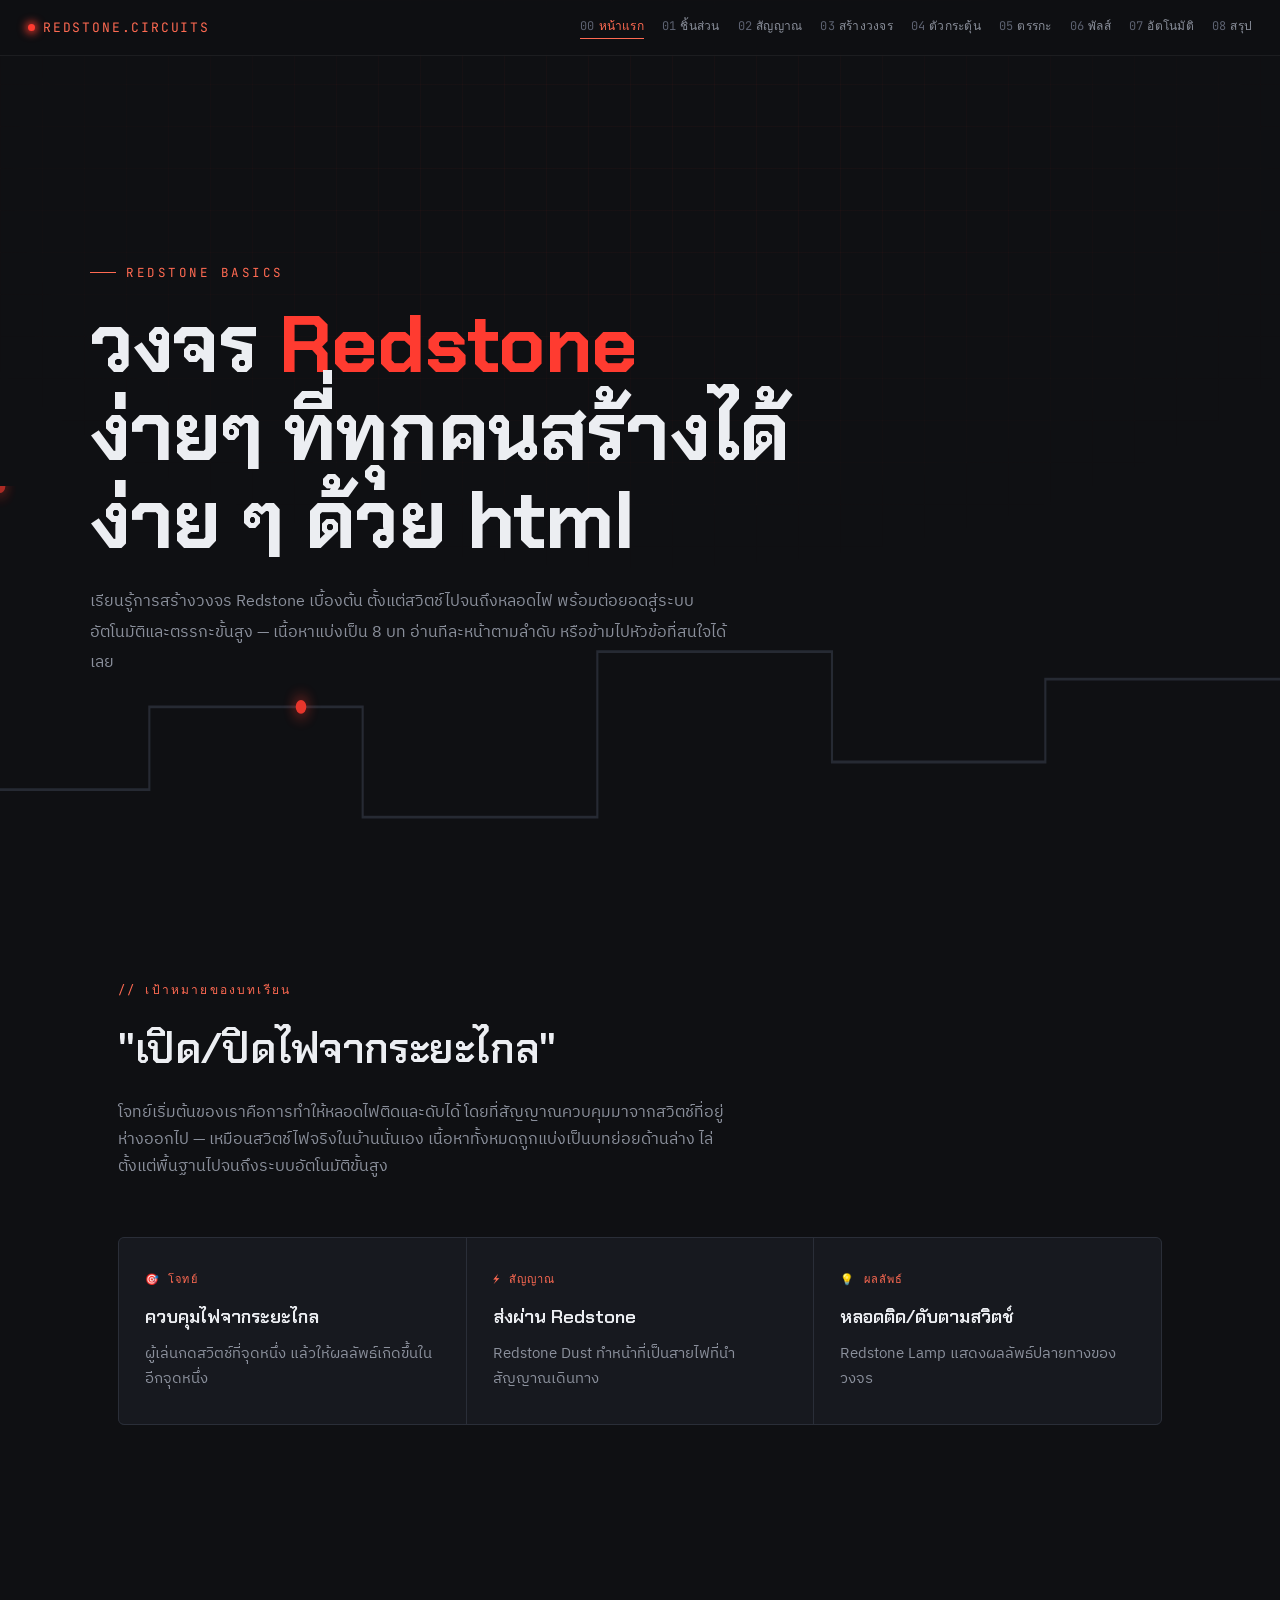
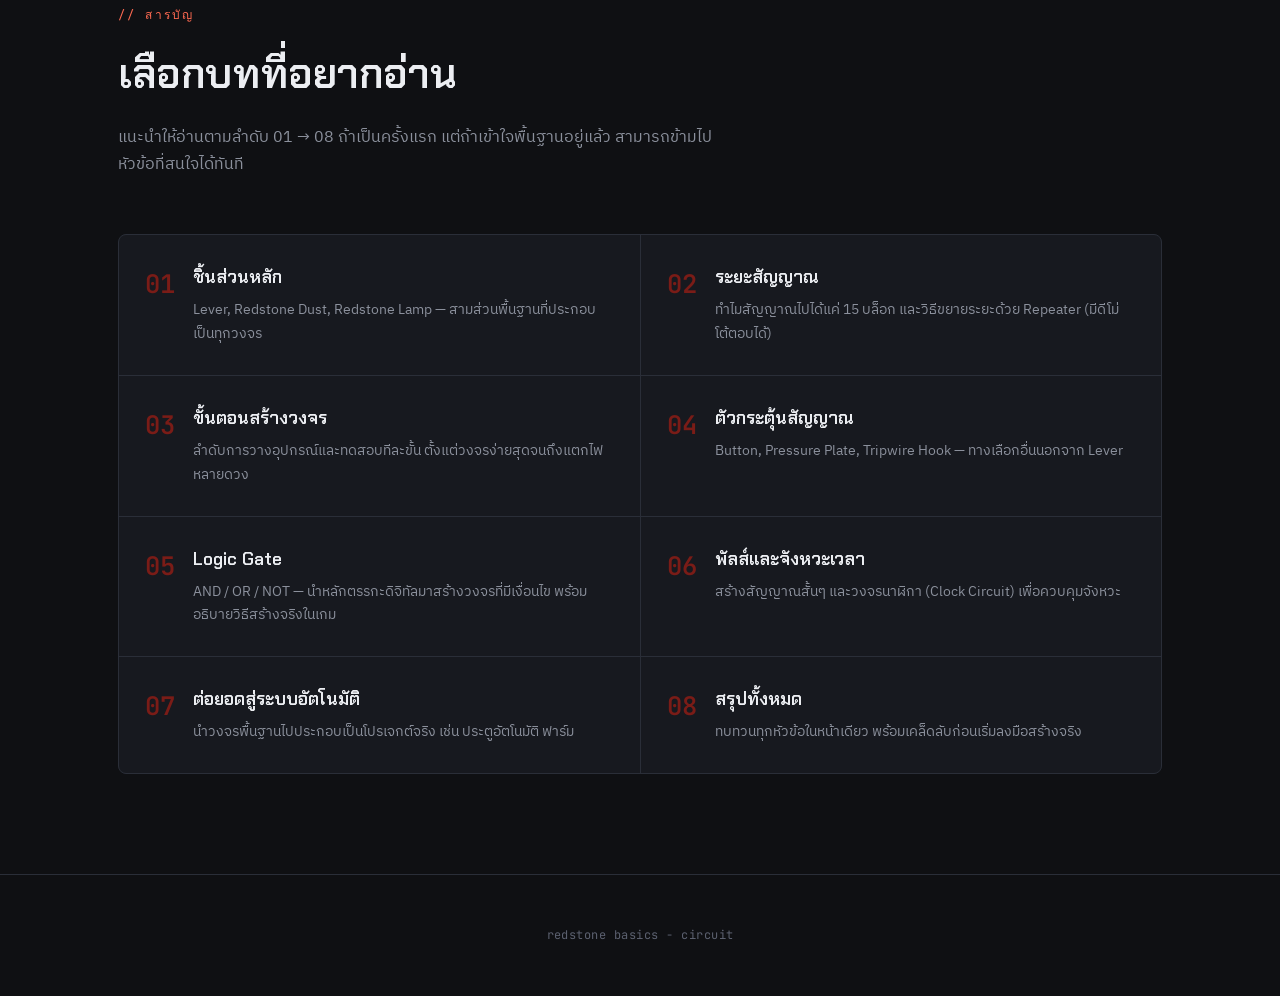
<file: index.html>
<!DOCTYPE html>
<html lang="th">
<head>
<meta charset="UTF-8">
<meta name="viewport" content="width=device-width, initial-scale=1.0">
<title>วงจร Redstone ง่ายๆ ด้วย html ที่ทุกคนสร้างได้</title>
<link rel="preconnect" href="https://fonts.googleapis.com">
<link rel="preconnect" href="https://fonts.gstatic.com" crossorigin>
<link href="https://fonts.googleapis.com/css2?family=Chakra+Petch:wght@400;500;600;700&family=IBM+Plex+Sans+Thai:wght@300;400;500;600;700&family=JetBrains+Mono:wght@400;500;600&display=swap" rel="stylesheet">
<link rel="stylesheet" href="style.css">
</head>
<body>

<div class="grid-bg"></div>

<nav>
  <a href="index.html" class="nav-mark"><span class="dot"></span>REDSTONE.CIRCUITS</a>
  <div class="nav-links">
    <a href="index.html" class="current"><span>00</span>หน้าแรก</a>
    <a href="01-components.html"><span>01</span>ชิ้นส่วน</a>
    <a href="02-signal.html"><span>02</span>สัญญาณ</a>
    <a href="03-build.html"><span>03</span>สร้างวงจร</a>
    <a href="04-triggers.html"><span>04</span>ตัวกระตุ้น</a>
    <a href="05-logic.html"><span>05</span>ตรรกะ</a>
    <a href="06-pulse.html"><span>06</span>พัลส์</a>
    <a href="07-automation.html"><span>07</span>อัตโนมัติ</a>
    <a href="08-summary.html"><span>08</span>สรุป</a>
  </div>
</nav>

<header class="hero">
  <div class="hero-inner">
    <div class="eyebrow">REDSTONE BASICS</div>
    <h1 class="title big">วงจร <span class="accent">Redstone</span><br>ง่ายๆ ที่ทุกคนสร้างได้ง่าย ๆ ด้วย html</h1>
    <p class="hero-sub">เรียนรู้การสร้างวงจร Redstone เบื้องต้น ตั้งแต่สวิตช์ไปจนถึงหลอดไฟ พร้อมต่อยอดสู่ระบบอัตโนมัติและตรรกะขั้นสูง — เนื้อหาแบ่งเป็น 8 บท อ่านทีละหน้าตามลำดับ หรือข้ามไปหัวข้อที่สนใจได้เลย</p>
  </div>
  <div class="hero-wire">
    <svg viewBox="0 0 1200 300" preserveAspectRatio="none">
      <path class="wire-path" d="M0,220 L140,220 L140,160 L340,160 L340,240 L560,240 L560,120 L780,120 L780,200 L980,200 L980,140 L1200,140" />
      <circle class="pulse-dot" r="5" fill="#ff3b30">
        <animateMotion dur="6s" repeatCount="indefinite"
          path="M0,220 L140,220 L140,160 L340,160 L340,240 L560,240 L560,120 L780,120 L780,200 L980,200 L980,140 L1200,140"/>
      </circle>
      <circle class="pulse-dot" r="5" fill="#ff3b30" opacity="0.6">
        <animateMotion dur="6s" begin="2s" repeatCount="indefinite"
          path="M0,220 L140,220 L140,160 L340,160 L340,240 L560,240 L560,120 L780,120 L780,200 L980,200 L980,140 L1200,140"/>
      </circle>
      <circle class="pulse-dot" r="5" fill="#ff3b30" opacity="0.3">
        <animateMotion dur="6s" begin="4s" repeatCount="indefinite"
          path="M0,220 L140,220 L140,160 L340,160 L340,240 L560,240 L560,120 L780,120 L780,200 L980,200 L980,140 L1200,140"/>
      </circle>
    </svg>
  </div>
</header>

<!-- GOAL -->
<section id="goal">
  <div class="wrap">
    <div class="sec-head">
      <span class="sec-num">// เป้าหมายของบทเรียน</span>
      <h2>"เปิด/ปิดไฟจากระยะไกล"</h2>
      <p class="sec-desc">โจทย์เริ่มต้นของเราคือการทำให้หลอดไฟติดและดับได้ โดยที่สัญญาณควบคุมมาจากสวิตช์ที่อยู่ห่างออกไป — เหมือนสวิตช์ไฟจริงในบ้านนั่นเอง เนื้อหาทั้งหมดถูกแบ่งเป็นบทย่อยด้านล่าง ไล่ตั้งแต่พื้นฐานไปจนถึงระบบอัตโนมัติขั้นสูง</p>
    </div>
    <div class="goal-grid">
      <div class="goal-card"><div class="icn">🎯 โจทย์</div><h4>ควบคุมไฟจากระยะไกล</h4><p>ผู้เล่นกดสวิตช์ที่จุดหนึ่ง แล้วให้ผลลัพธ์เกิดขึ้นในอีกจุดหนึ่ง</p></div>
      <div class="goal-card"><div class="icn">⚡ สัญญาณ</div><h4>ส่งผ่าน Redstone</h4><p>Redstone Dust ทำหน้าที่เป็นสายไฟที่นำสัญญาณเดินทาง</p></div>
      <div class="goal-card"><div class="icn">💡 ผลลัพธ์</div><h4>หลอดติด/ดับตามสวิตช์</h4><p>Redstone Lamp แสดงผลลัพธ์ปลายทางของวงจร</p></div>
    </div>
  </div>
</section>

<!-- TABLE OF CONTENTS -->
<section id="toc">
  <div class="wrap">
    <div class="sec-head">
      <span class="sec-num">// สารบัญ</span>
      <h2>เลือกบทที่อยากอ่าน</h2>
      <p class="sec-desc">แนะนำให้อ่านตามลำดับ 01 → 08 ถ้าเป็นครั้งแรก แต่ถ้าเข้าใจพื้นฐานอยู่แล้ว สามารถข้ามไปหัวข้อที่สนใจได้ทันที</p>
    </div>
    <div class="toc-grid">
      <a href="01-components.html" class="toc-card"><span class="toc-num">01</span><div><h4>ชิ้นส่วนหลัก</h4><p>Lever, Redstone Dust, Redstone Lamp — สามส่วนพื้นฐานที่ประกอบเป็นทุกวงจร</p></div></a>
      <a href="02-signal.html" class="toc-card"><span class="toc-num">02</span><div><h4>ระยะสัญญาณ</h4><p>ทำไมสัญญาณไปได้แค่ 15 บล็อก และวิธีขยายระยะด้วย Repeater (มีดีโม่โต้ตอบได้)</p></div></a>
      <a href="03-build.html" class="toc-card"><span class="toc-num">03</span><div><h4>ขั้นตอนสร้างวงจร</h4><p>ลำดับการวางอุปกรณ์และทดสอบทีละขั้น ตั้งแต่วงจรง่ายสุดจนถึงแตกไฟหลายดวง</p></div></a>
      <a href="04-triggers.html" class="toc-card"><span class="toc-num">04</span><div><h4>ตัวกระตุ้นสัญญาณ</h4><p>Button, Pressure Plate, Tripwire Hook — ทางเลือกอื่นนอกจาก Lever</p></div></a>
      <a href="05-logic.html" class="toc-card"><span class="toc-num">05</span><div><h4>Logic Gate</h4><p>AND / OR / NOT — นำหลักตรรกะดิจิทัลมาสร้างวงจรที่มีเงื่อนไข พร้อมอธิบายวิธีสร้างจริงในเกม</p></div></a>
      <a href="06-pulse.html" class="toc-card"><span class="toc-num">06</span><div><h4>พัลส์และจังหวะเวลา</h4><p>สร้างสัญญาณสั้นๆ และวงจรนาฬิกา (Clock Circuit) เพื่อควบคุมจังหวะ</p></div></a>
      <a href="07-automation.html" class="toc-card"><span class="toc-num">07</span><div><h4>ต่อยอดสู่ระบบอัตโนมัติ</h4><p>นำวงจรพื้นฐานไปประกอบเป็นโปรเจกต์จริง เช่น ประตูอัตโนมัติ ฟาร์ม</p></div></a>
      <a href="08-summary.html" class="toc-card"><span class="toc-num">08</span><div><h4>สรุปทั้งหมด</h4><p>ทบทวนทุกหัวข้อในหน้าเดียว พร้อมเคล็ดลับก่อนเริ่มลงมือสร้างจริง</p></div></a>
    </div>
  </div>
</section>

<footer>
  <p>redstone basics - circuit</p>
</footer>

</body>
</html>
</file>
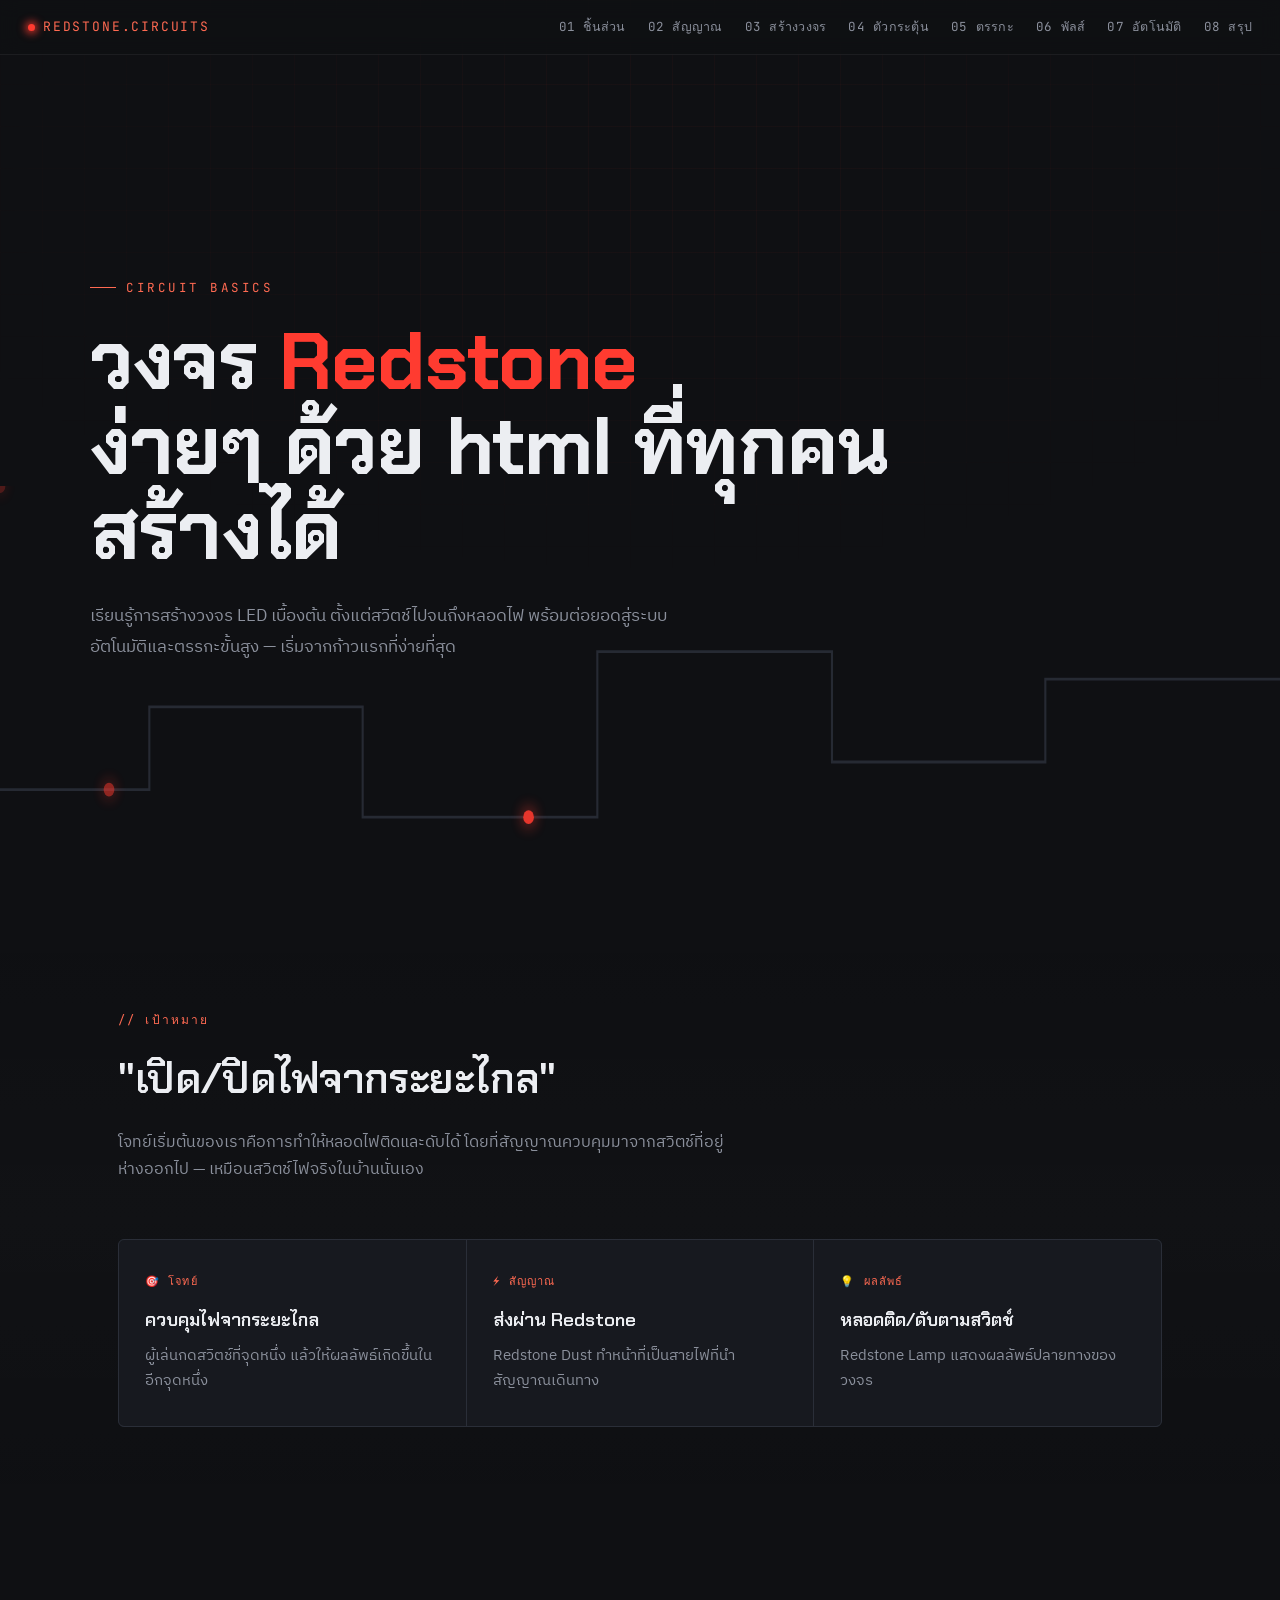
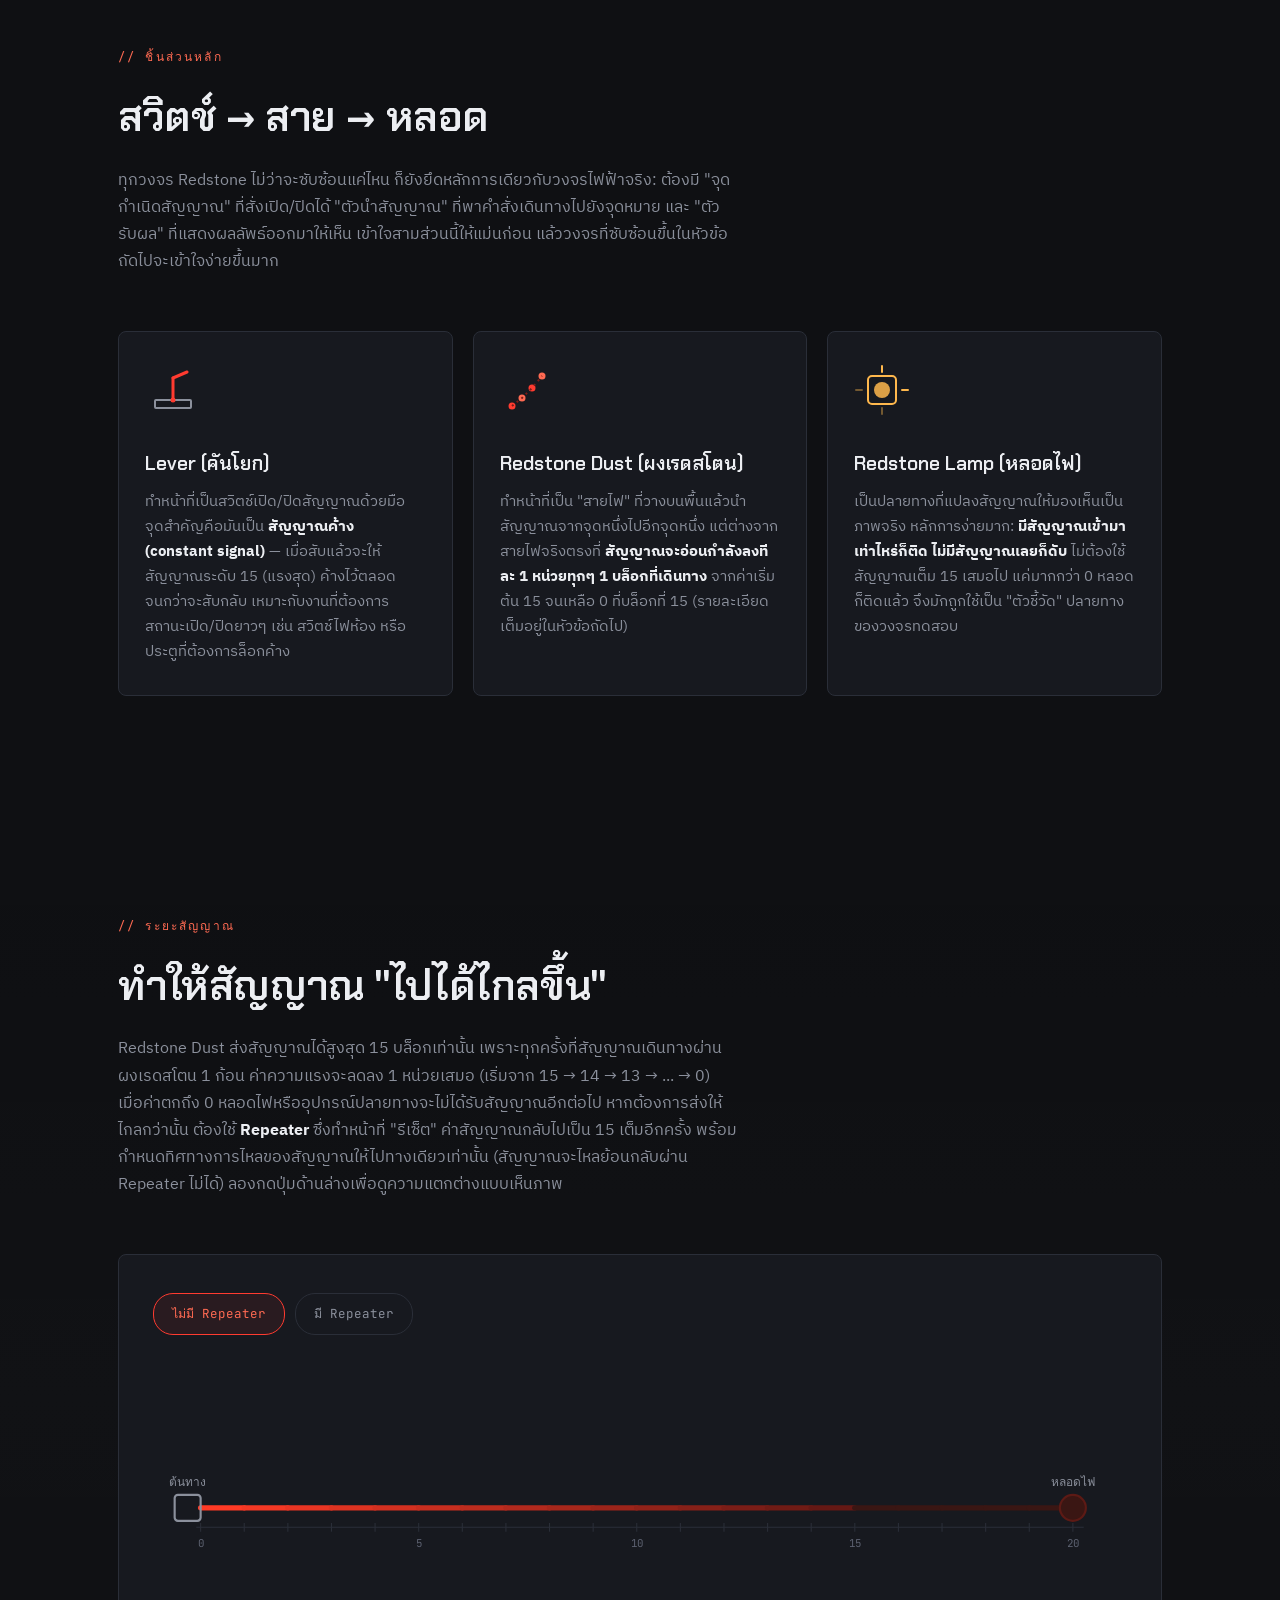
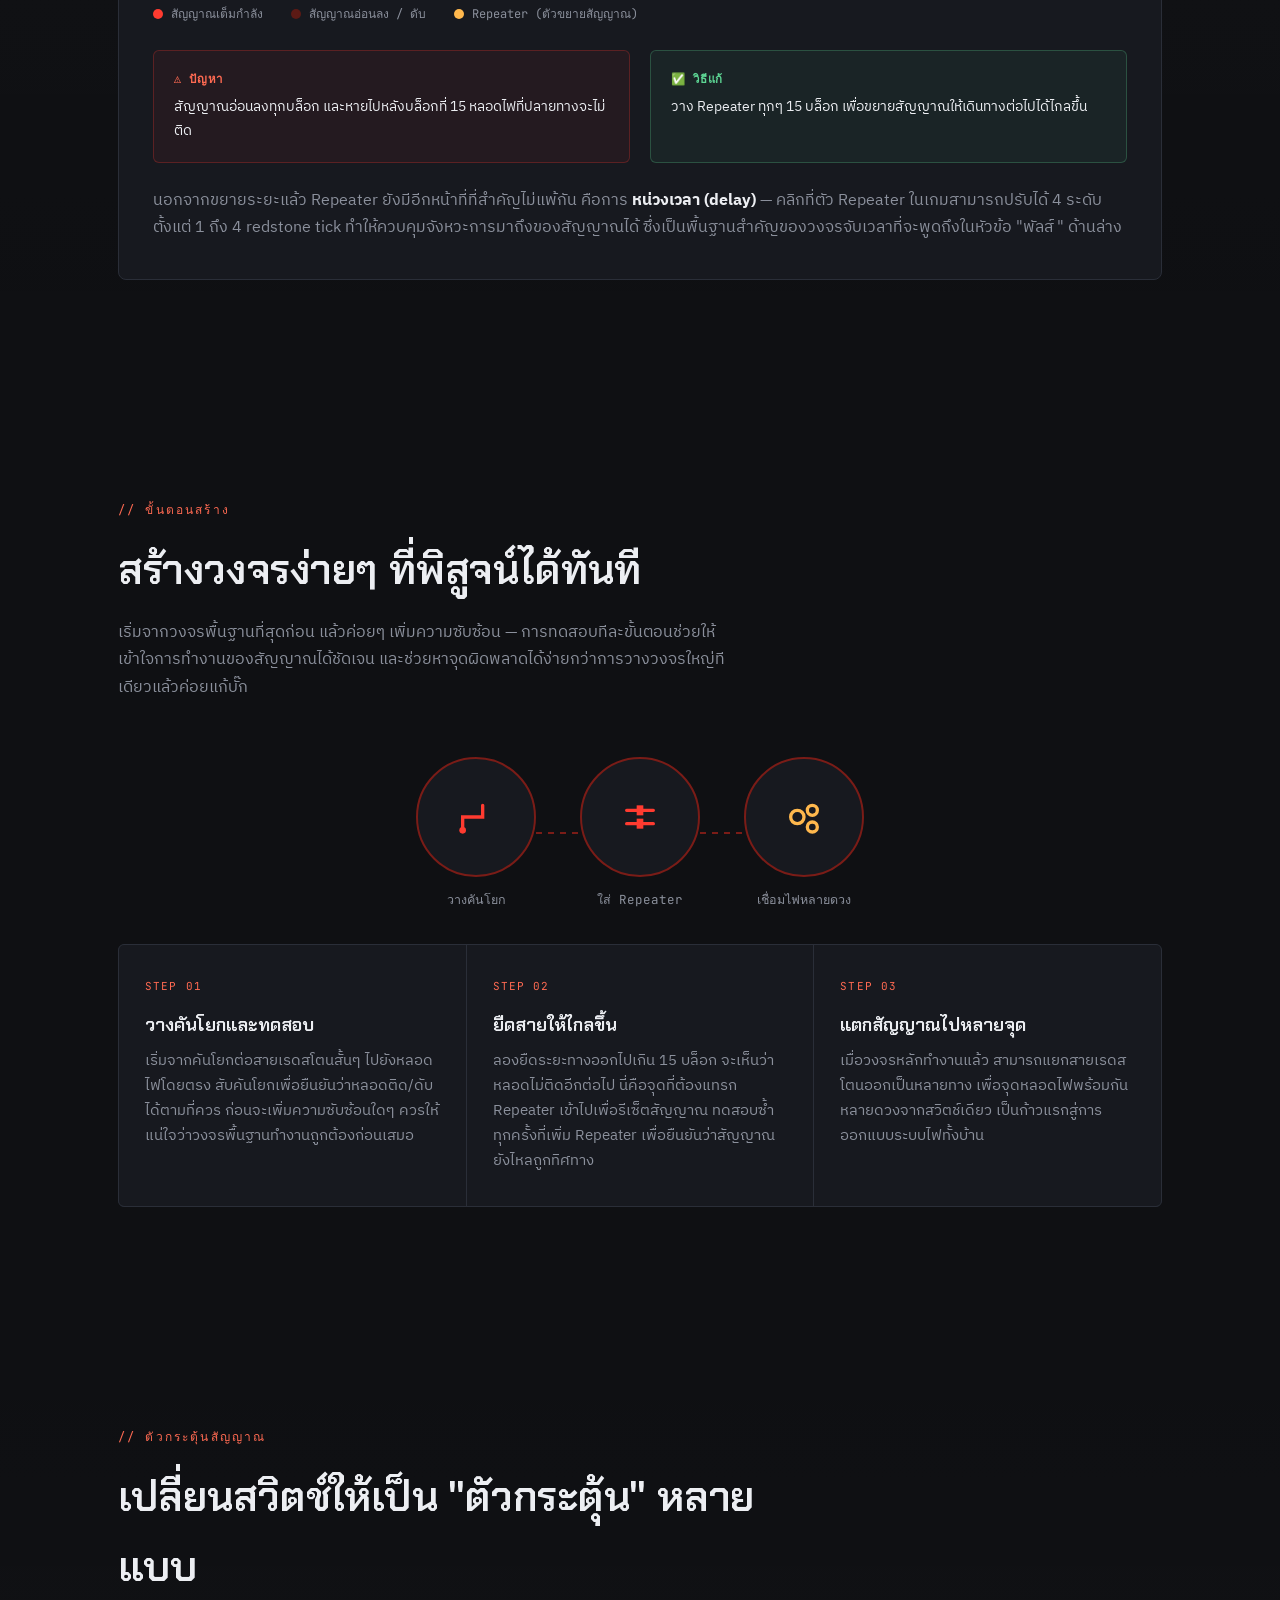
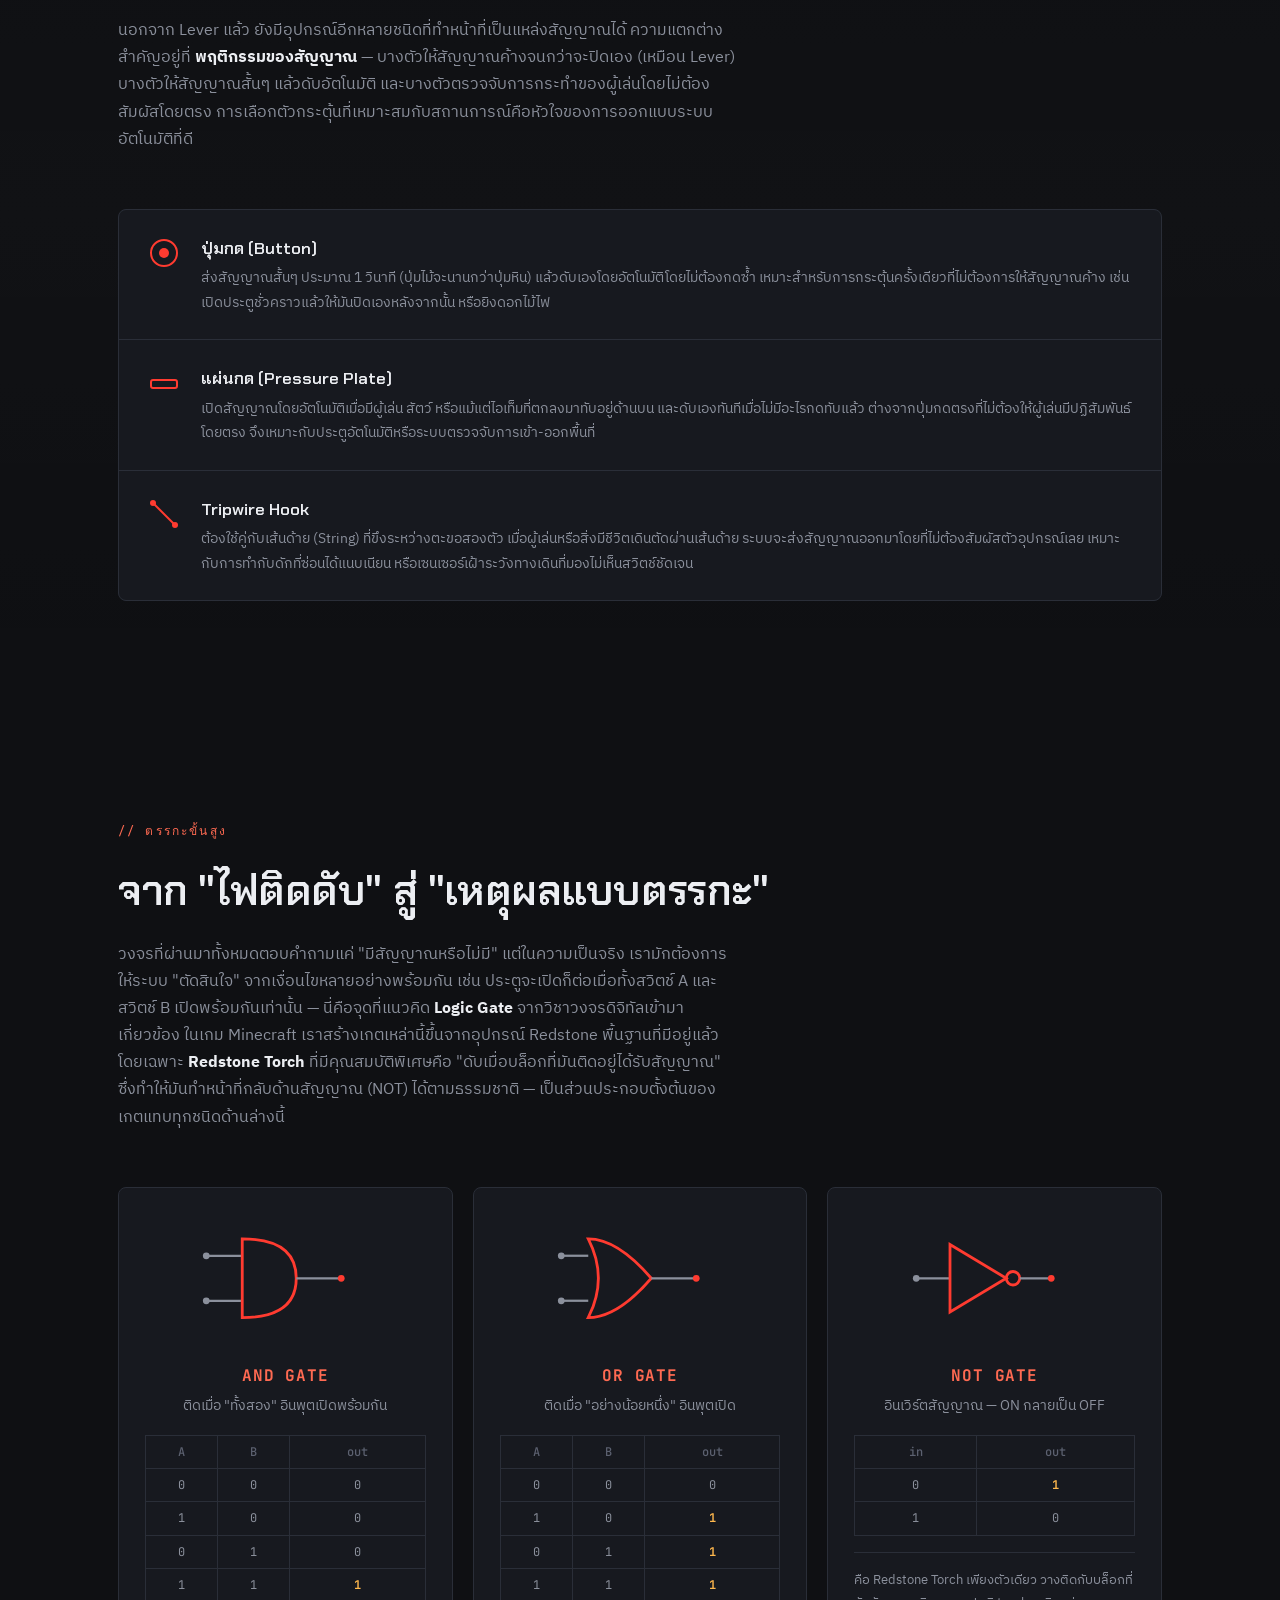
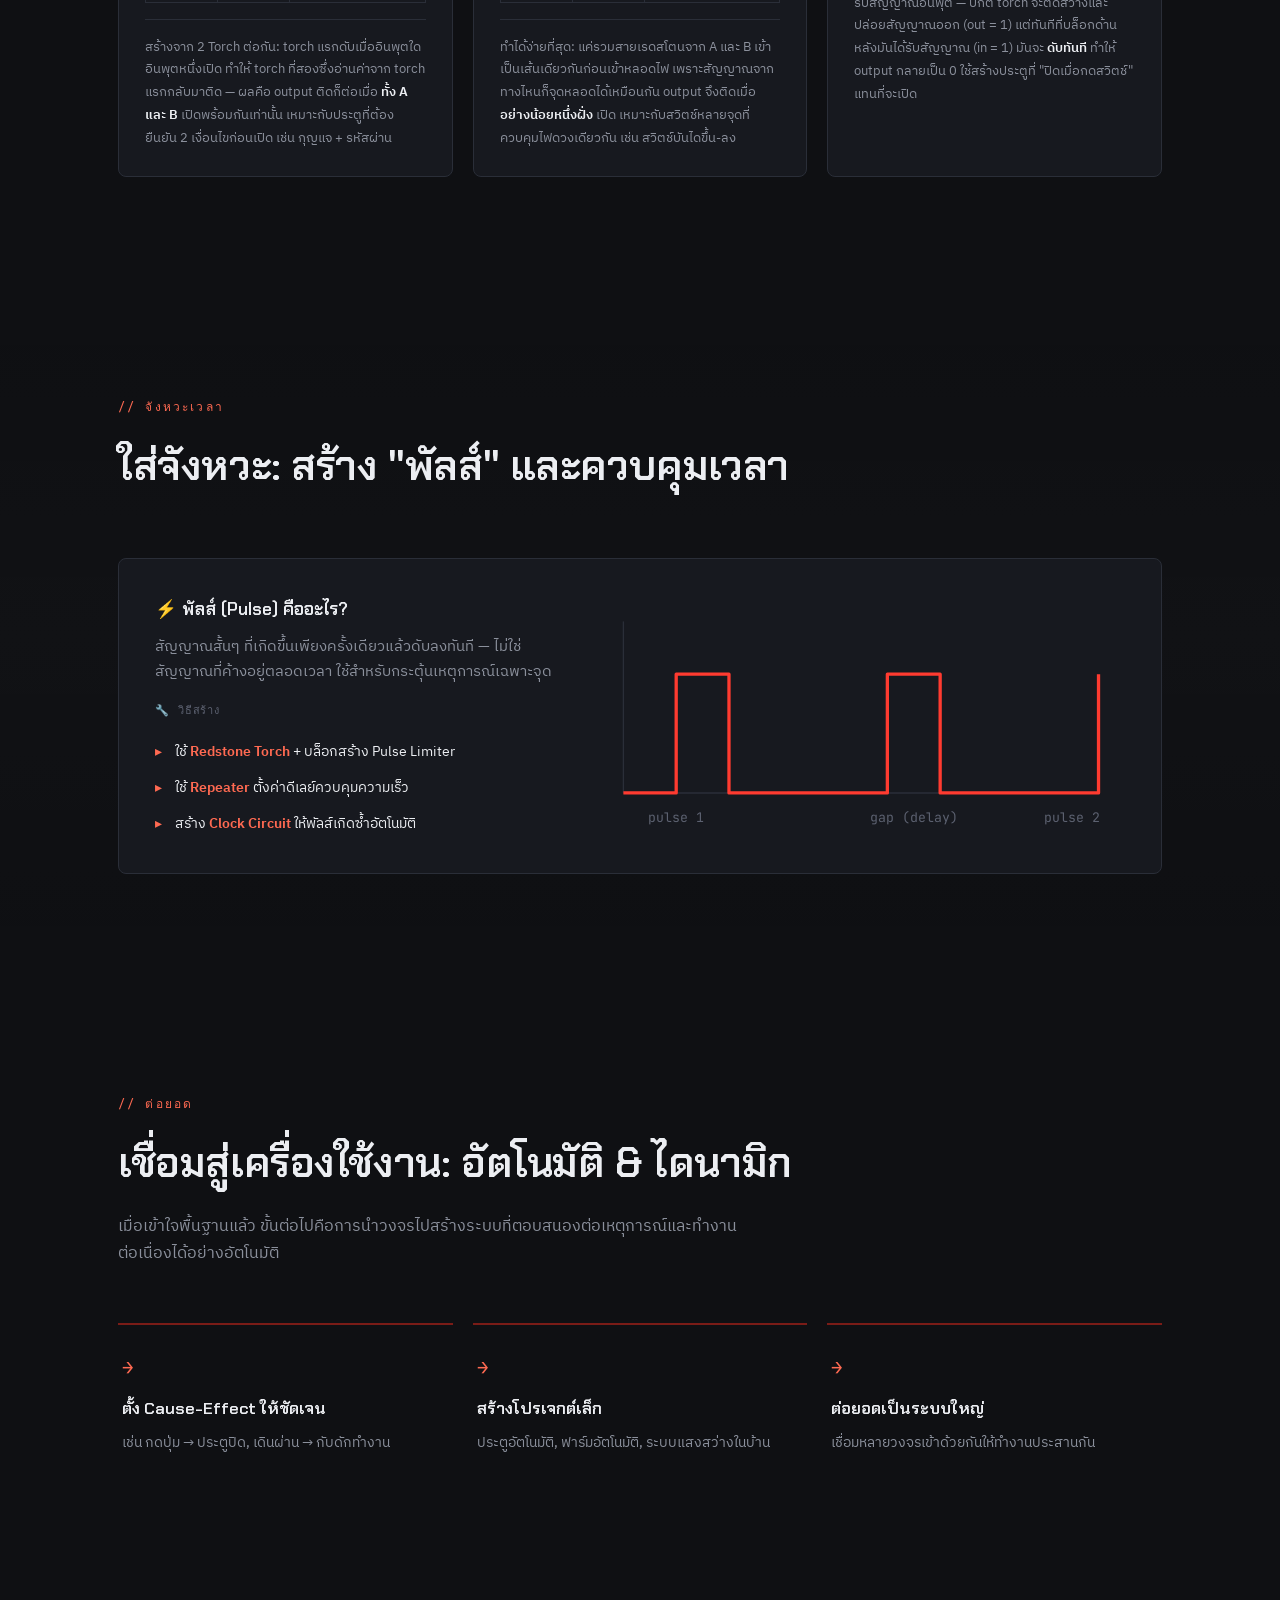
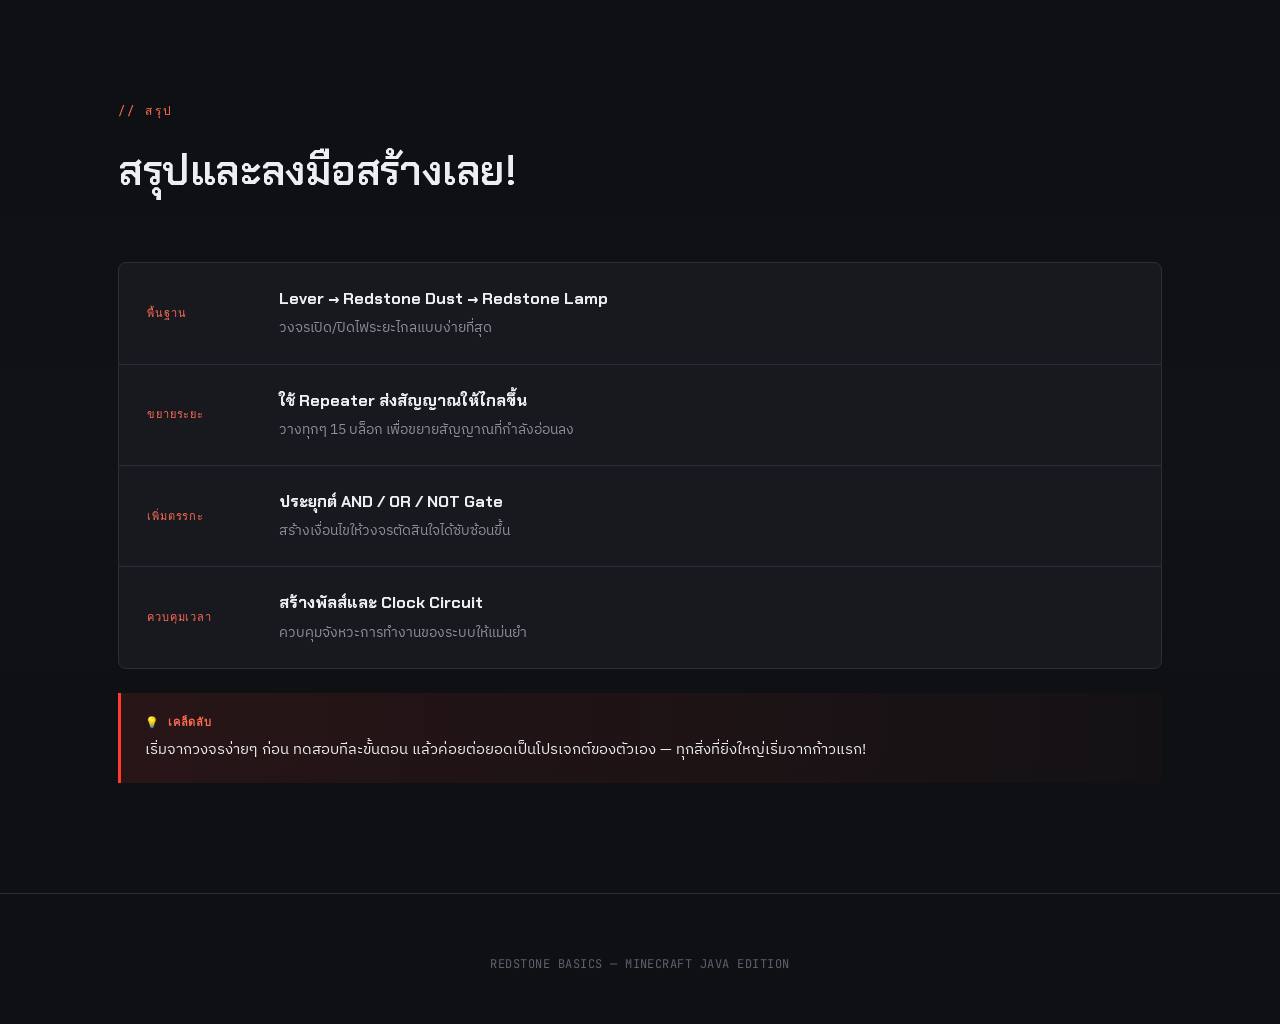
<file: 01-components.html>
<!DOCTYPE html>
<html lang="th">
<head>
<meta charset="UTF-8">
<meta name="viewport" content="width=device-width, initial-scale=1.0">
<title>วงจร LED อย่างง่ายด้วย html</title>
<link rel="preconnect" href="https://fonts.googleapis.com">
<link rel="preconnect" href="https://fonts.gstatic.com" crossorigin>
<link href="https://fonts.googleapis.com/css2?family=Chakra+Petch:wght@400;500;600;700&family=IBM+Plex+Sans+Thai:wght@300;400;500;600;700&family=JetBrains+Mono:wght@400;500;600&display=swap" rel="stylesheet">
<style>
  :root{
    --bg: #0f1013;
    --panel: #17191f;
    --panel-2: #1d2027;
    --line: #2a2e38;
    --redstone: #ff3b30;
    --redstone-dim: #7a1c17;
    --redstone-glow: #ff6a52;
    --amber: #ffb84d;
    --text: #eceef2;
    --muted: #8b909c;
    --muted-2: #5c6170;
    --mono: 'JetBrains Mono', monospace;
    --display: 'Chakra Petch', 'IBM Plex Sans Thai', sans-serif;
    --body: 'IBM Plex Sans Thai', 'Chakra Petch', sans-serif;
  }
  *{box-sizing:border-box; margin:0; padding:0;}
  html{scroll-behavior:smooth;}
  body{
    background:var(--bg);
    color:var(--text);
    font-family:var(--body);
    line-height:1.7;
    overflow-x:hidden;
  }
  @media (prefers-reduced-motion: reduce){
    *{animation-duration:0.001ms !important; animation-iteration-count:1 !important; transition-duration:0.001ms !important; scroll-behavior:auto !important;}
  }

  /* background texture: faint circuit grid */
  .grid-bg{
    position:fixed; inset:0; z-index:0; pointer-events:none;
    background-image:
      linear-gradient(rgba(255,59,48,0.035) 1px, transparent 1px),
      linear-gradient(90deg, rgba(255,59,48,0.035) 1px, transparent 1px);
    background-size:42px 42px;
    mask-image: radial-gradient(ellipse 80% 60% at 50% 20%, black 20%, transparent 75%);
  }

  a{color:inherit;}
  ::selection{background:var(--redstone); color:#0f1013;}

  .wrap{max-width:1100px; margin:0 auto; padding:0 28px; position:relative; z-index:1;}

  /* NAV */
  nav{
    position:fixed; top:0; left:0; right:0; z-index:50;
    display:flex; align-items:center; justify-content:space-between;
    padding:16px 28px;
    background:rgba(15,16,19,0.75);
    backdrop-filter:blur(10px);
    border-bottom:1px solid rgba(255,255,255,0.06);
  }
  .nav-mark{
    font-family:var(--mono); font-size:13px; letter-spacing:0.14em; color:var(--redstone-glow);
    display:flex; align-items:center; gap:8px;
  }
  .nav-mark .dot{width:7px; height:7px; border-radius:50%; background:var(--redstone); box-shadow:0 0 8px 2px var(--redstone);}
  .nav-links{display:flex; gap:22px; font-family:var(--mono); font-size:12.5px; color:var(--muted); letter-spacing:0.02em;}
  .nav-links a{text-decoration:none; transition:color .2s;}
  .nav-links a:hover{color:var(--redstone-glow);}
  .nav-links span{color:var(--muted-2); margin-right:4px;}
  @media (max-width:720px){.nav-links{display:none;}}

  /* HERO */
  header.hero{
    position:relative; min-height:100svh; display:flex; flex-direction:column; justify-content:center;
    padding:120px 28px 80px;
    overflow:hidden;
  }
  .hero-inner{max-width:1100px; margin:0 auto; width:100%; position:relative; z-index:2;}
  .eyebrow{
    font-family:var(--mono); font-size:12.5px; letter-spacing:0.2em; color:var(--redstone-glow);
    text-transform:uppercase; margin-bottom:22px; display:flex; align-items:center; gap:10px;
  }
  .eyebrow::before{content:''; width:26px; height:1px; background:var(--redstone-glow);}
  h1.title{
    font-family:var(--display); font-weight:700;
    font-size:clamp(2.4rem, 6.4vw, 5rem);
    line-height:1.06; letter-spacing:-0.01em;
    max-width:920px;
  }
  h1.title .accent{color:var(--redstone); position:relative;}
  .hero-sub{
    margin-top:26px; max-width:620px; color:var(--muted); font-size:1.05rem; line-height:1.85;
  }
  .hero-cta{display:flex; gap:14px; margin-top:40px; flex-wrap:wrap;}
  .btn{
    font-family:var(--mono); font-size:13px; letter-spacing:0.04em;
    padding:13px 22px; border-radius:3px; text-decoration:none; cursor:pointer;
    transition:all .25s; display:inline-flex; align-items:center; gap:8px; border:1px solid transparent;
  }
  .btn-solid{background:var(--redstone); color:#160303; font-weight:600;}
  .btn-solid:hover{background:var(--redstone-glow); box-shadow:0 0 24px -4px var(--redstone);}
  .btn-ghost{border-color:var(--line); color:var(--muted);}
  .btn-ghost:hover{border-color:var(--redstone-dim); color:var(--text);}

  /* hero wire animation */
  .hero-wire{
    position:absolute; left:0; right:0; bottom:0; height:46%; z-index:1;
    opacity:0.9;
  }
  .hero-wire svg{width:100%; height:100%; display:block;}
  .wire-path{fill:none; stroke:var(--line); stroke-width:2;}
  .pulse-dot{filter:drop-shadow(0 0 6px var(--redstone));}

  /* SECTION shared */
  section{position:relative; z-index:1; padding:110px 0;}
  section:nth-child(even){background:linear-gradient(180deg, transparent, rgba(255,255,255,0.012), transparent);}
  .sec-head{max-width:680px; margin-bottom:56px;}
  .sec-num{font-family:var(--mono); font-size:12px; color:var(--redstone-glow); letter-spacing:0.18em; margin-bottom:14px; display:block;}
  h2{
    font-family:var(--display); font-weight:600; font-size:clamp(1.7rem,3.6vw,2.6rem);
    letter-spacing:-0.01em; margin-bottom:14px;
  }
  .sec-desc{color:var(--muted); font-size:1rem; max-width:620px;}

  /* Goal cards */
  .goal-grid{display:grid; grid-template-columns:repeat(3,1fr); gap:1px; background:var(--line); border:1px solid var(--line); border-radius:6px; overflow:hidden;}
  .goal-card{background:var(--panel); padding:32px 26px;}
  .goal-card .icn{font-family:var(--mono); font-size:11px; color:var(--redstone-glow); letter-spacing:0.1em; margin-bottom:14px; text-transform:uppercase;}
  .goal-card h4{font-family:var(--display); font-size:1.15rem; margin-bottom:8px; font-weight:600;}
  .goal-card p{color:var(--muted); font-size:0.92rem;}
  @media (max-width:760px){.goal-grid{grid-template-columns:1fr;}}

  /* component cards with svg icons */
  .comp-grid{display:grid; grid-template-columns:repeat(3,1fr); gap:20px;}
  .comp-card{
    background:var(--panel); border:1px solid var(--line); border-radius:8px; padding:30px 26px;
    transition:border-color .25s, transform .25s;
  }
  .comp-card:hover{border-color:var(--redstone-dim); transform:translateY(-3px);}
  .comp-icon{width:56px; height:56px; margin-bottom:20px;}
  .comp-card h4{font-family:var(--display); font-size:1.2rem; margin-bottom:10px; font-weight:600;}
  .comp-card p{color:var(--muted); font-size:0.92rem;}
  @media (max-width:760px){.comp-grid{grid-template-columns:1fr;}}

  /* signal decay demo */
  .demo-panel{
    background:var(--panel); border:1px solid var(--line); border-radius:8px; padding:38px 34px;
  }
  .demo-toggle{display:flex; gap:10px; margin-bottom:30px; flex-wrap:wrap; align-items:center;}
  .toggle-btn{
    font-family:var(--mono); font-size:12.5px; padding:10px 18px; border-radius:20px;
    border:1px solid var(--line); color:var(--muted); background:transparent; cursor:pointer; transition:all .2s;
  }
  .toggle-btn.active{border-color:var(--redstone); color:var(--redstone-glow); background:rgba(255,59,48,0.08);}
  .demo-svg-wrap{width:100%; overflow-x:auto;}
  .demo-svg-wrap svg{width:100%; min-width:640px; height:auto; display:block;}
  .demo-legend{display:flex; gap:28px; margin-top:22px; flex-wrap:wrap; font-family:var(--mono); font-size:12px; color:var(--muted);}
  .demo-legend .lg-item{display:flex; align-items:center; gap:8px;}
  .swatch{width:10px; height:10px; border-radius:50%;}

  .callout-row{display:grid; grid-template-columns:1fr 1fr; gap:20px; margin-top:26px;}
  @media (max-width:640px){.callout-row{grid-template-columns:1fr;}}
  .callout{border-radius:6px; padding:18px 20px; font-size:0.9rem; border:1px solid var(--line);}
  .callout.warn{background:rgba(255,59,48,0.06); border-color:rgba(255,59,48,0.25);}
  .callout.ok{background:rgba(93,214,148,0.06); border-color:rgba(93,214,148,0.25);}
  .callout b{display:block; font-family:var(--mono); font-size:11.5px; letter-spacing:0.06em; margin-bottom:6px; text-transform:uppercase;}
  .callout.warn b{color:var(--redstone-glow);}
  .callout.ok b{color:#5dd694;}

  /* process steps */
  .steps-row{display:flex; align-items:center; justify-content:center; gap:0; margin:50px 0 34px; flex-wrap:wrap;}
  .step-circle{
    width:120px; height:120px; border-radius:50%; border:2px solid var(--redstone-dim);
    display:flex; align-items:center; justify-content:center; background:var(--panel);
    position:relative; flex-shrink:0;
  }
  .step-circle svg{width:40px; height:40px;}
  .step-connector{width:44px; height:2px; background:repeating-linear-gradient(90deg, var(--redstone-dim) 0 6px, transparent 6px 12px); flex-shrink:0;}
  @media (max-width:640px){.step-connector{width:2px; height:36px; background:repeating-linear-gradient(180deg, var(--redstone-dim) 0 6px, transparent 6px 12px);} .steps-row{flex-direction:column;}}
  .step-label{text-align:center; font-family:var(--mono); font-size:12.5px; color:var(--muted); margin-top:12px;}
  .step-wrap{display:flex; flex-direction:column; align-items:center;}

  /* trigger cards */
  .trig-list{display:flex; flex-direction:column; gap:1px; background:var(--line); border:1px solid var(--line); border-radius:8px; overflow:hidden;}
  .trig-item{background:var(--panel); padding:24px 28px; display:flex; gap:20px; align-items:flex-start;}
  .trig-item .t-icon{width:34px; height:34px; flex-shrink:0; margin-top:2px;}
  .trig-item h4{font-family:var(--display); font-size:1.05rem; margin-bottom:4px; font-weight:600;}
  .trig-item p{color:var(--muted); font-size:0.9rem;}

  /* logic gates */
  .gate-grid{display:grid; grid-template-columns:repeat(3,1fr); gap:20px;}
  @media (max-width:820px){.gate-grid{grid-template-columns:1fr;}}
  .gate-card{background:var(--panel); border:1px solid var(--line); border-radius:8px; padding:26px; text-align:center;}
  .gate-card svg{width:100%; max-width:180px; height:auto; margin:8px auto 18px;}
  .gate-card h4{font-family:var(--mono); font-size:1rem; color:var(--redstone-glow); margin-bottom:6px; letter-spacing:0.05em;}
  .gate-card .rule{color:var(--muted); font-size:0.88rem; margin-bottom:16px;}
  .truth-table{width:100%; border-collapse:collapse; font-family:var(--mono); font-size:12px; text-align:center;}
  .truth-table th, .truth-table td{border:1px solid var(--line); padding:6px 4px; color:var(--muted);}
  .truth-table th{color:var(--muted-2); font-weight:500;}
  .truth-table td.on{color:var(--amber); font-weight:600;}
  .gate-note{margin-top:16px; padding-top:16px; border-top:1px solid var(--line); font-size:0.84rem; color:var(--muted); text-align:left;}
  .gate-note b{color:var(--text); font-weight:600;}

  /* pulse waveform */
  .pulse-panel{background:var(--panel); border:1px solid var(--line); border-radius:8px; padding:36px; display:grid; grid-template-columns:1fr 1.3fr; gap:36px;}
  @media (max-width:820px){.pulse-panel{grid-template-columns:1fr;}}
  .pulse-info h4{font-family:var(--display); font-size:1.1rem; margin-bottom:10px; font-weight:600;}
  .pulse-info p{color:var(--muted); font-size:0.92rem; margin-bottom:20px;}
  .pulse-list{list-style:none; display:flex; flex-direction:column; gap:12px;}
  .pulse-list li{font-size:0.9rem; color:var(--text); padding-left:20px; position:relative;}
  .pulse-list li::before{content:'▸'; color:var(--redstone-glow); position:absolute; left:0;}
  .pulse-list b{color:var(--redstone-glow); font-weight:600;}
  .wave-svg{width:100%; height:auto;}

  /* automation */
  .auto-grid{display:grid; grid-template-columns:repeat(3,1fr); gap:20px;}
  @media (max-width:760px){.auto-grid{grid-template-columns:1fr;}}
  .auto-card{padding:26px 4px; border-top:2px solid var(--redstone-dim);}
  .auto-card .arrow{font-family:var(--mono); color:var(--redstone-glow); font-size:1.2rem; margin-bottom:10px; display:block;}
  .auto-card h4{font-family:var(--display); font-size:1.05rem; margin-bottom:8px; font-weight:600;}
  .auto-card p{color:var(--muted); font-size:0.9rem;}

  /* summary */
  .sum-panel{background:var(--panel); border:1px solid var(--line); border-radius:8px; overflow:hidden;}
  .sum-row{display:flex; align-items:center; gap:22px; padding:22px 28px; border-bottom:1px solid var(--line);}
  .sum-row:last-of-type{border-bottom:none;}
  .sum-tag{font-family:var(--mono); font-size:11px; color:var(--redstone-glow); letter-spacing:0.08em; width:110px; flex-shrink:0; text-transform:uppercase;}
  .sum-content b{font-family:var(--display); display:block; font-size:1rem; margin-bottom:2px;}
  .sum-content span{color:var(--muted); font-size:0.88rem;}
  .tip-box{margin-top:24px; background:linear-gradient(90deg, rgba(255,59,48,0.1), rgba(255,59,48,0.02)); border-left:3px solid var(--redstone); padding:20px 24px; border-radius:0 6px 6px 0;}
  .tip-box b{font-family:var(--mono); font-size:11px; letter-spacing:0.08em; color:var(--redstone-glow); text-transform:uppercase; display:block; margin-bottom:6px;}
  .tip-box p{font-size:0.94rem; color:var(--text);}

  footer{padding:60px 28px 50px; text-align:center; border-top:1px solid var(--line); position:relative; z-index:1;}
  footer p{font-family:var(--mono); font-size:12px; color:var(--muted-2); letter-spacing:0.04em;}
</style>
</head>
<body>

<div class="grid-bg"></div>

<nav>
  <div class="nav-mark"><span class="dot"></span>REDSTONE.CIRCUITS</div>
  <div class="nav-links">
    <a href="01-components.html">01 ชิ้นส่วน</a>
    <a href="02-signal.html">02 สัญญาณ</a>
    <a href="03-build.html">03 สร้างวงจร</a>
    <a href="04-trigger.html">04 ตัวกระตุ้น</a>
    <a href="05-logic.html">05 ตรรกะ</a>
    <a href="06-pulse.html">06 พัลส์</a>
    <a href="07-automation.html">07 อัตโนมัติ</a>
    <a href="08-summary.html">08 สรุป</a>
</nav>
  </div>
</nav>

<header class="hero">
  <div class="hero-inner">
    <div class="eyebrow">CIRCUIT BASICS</div>
    <h1 class="title">วงจร <span class="accent">Redstone</span><br>ง่ายๆ ด้วย html ที่ทุกคนสร้างได้</h1>
    <p class="hero-sub">เรียนรู้การสร้างวงจร LED เบื้องต้น ตั้งแต่สวิตช์ไปจนถึงหลอดไฟ พร้อมต่อยอดสู่ระบบอัตโนมัติและตรรกะขั้นสูง — เริ่มจากก้าวแรกที่ง่ายที่สุด</p>
  </div>
  <div class="hero-wire">
    <svg viewBox="0 0 1200 300" preserveAspectRatio="none">
      <path class="wire-path" d="M0,220 L140,220 L140,160 L340,160 L340,240 L560,240 L560,120 L780,120 L780,200 L980,200 L980,140 L1200,140" />
      <circle class="pulse-dot" r="5" fill="#ff3b30">
        <animateMotion dur="6s" repeatCount="indefinite"
          path="M0,220 L140,220 L140,160 L340,160 L340,240 L560,240 L560,120 L780,120 L780,200 L980,200 L980,140 L1200,140"/>
      </circle>
      <circle class="pulse-dot" r="5" fill="#ff3b30" opacity="0.6">
        <animateMotion dur="6s" begin="2s" repeatCount="indefinite"
          path="M0,220 L140,220 L140,160 L340,160 L340,240 L560,240 L560,120 L780,120 L780,200 L980,200 L980,140 L1200,140"/>
      </circle>
      <circle class="pulse-dot" r="5" fill="#ff3b30" opacity="0.3">
        <animateMotion dur="6s" begin="4s" repeatCount="indefinite"
          path="M0,220 L140,220 L140,160 L340,160 L340,240 L560,240 L560,120 L780,120 L780,200 L980,200 L980,140 L1200,140"/>
      </circle>
    </svg>
  </div>
</header>

<!-- GOAL -->
<section id="goal">
  <div class="wrap">
    <div class="sec-head">
      <span class="sec-num">// เป้าหมาย</span>
      <h2>"เปิด/ปิดไฟจากระยะไกล"</h2>
      <p class="sec-desc">โจทย์เริ่มต้นของเราคือการทำให้หลอดไฟติดและดับได้ โดยที่สัญญาณควบคุมมาจากสวิตช์ที่อยู่ห่างออกไป — เหมือนสวิตช์ไฟจริงในบ้านนั่นเอง</p>
    </div>
    <div class="goal-grid">
      <div class="goal-card"><div class="icn">🎯 โจทย์</div><h4>ควบคุมไฟจากระยะไกล</h4><p>ผู้เล่นกดสวิตช์ที่จุดหนึ่ง แล้วให้ผลลัพธ์เกิดขึ้นในอีกจุดหนึ่ง</p></div>
      <div class="goal-card"><div class="icn">⚡ สัญญาณ</div><h4>ส่งผ่าน Redstone</h4><p>Redstone Dust ทำหน้าที่เป็นสายไฟที่นำสัญญาณเดินทาง</p></div>
      <div class="goal-card"><div class="icn">💡 ผลลัพธ์</div><h4>หลอดติด/ดับตามสวิตช์</h4><p>Redstone Lamp แสดงผลลัพธ์ปลายทางของวงจร</p></div>
    </div>
  </div>
</section>

<!-- COMPONENTS -->
<section id="components">
  <div class="wrap">
    <div class="sec-head">
      <span class="sec-num">// ชิ้นส่วนหลัก</span>
      <h2>สวิตช์ → สาย → หลอด</h2>
      <p class="sec-desc">ทุกวงจร Redstone ไม่ว่าจะซับซ้อนแค่ไหน ก็ยังยึดหลักการเดียวกับวงจรไฟฟ้าจริง: ต้องมี "จุดกำเนิดสัญญาณ" ที่สั่งเปิด/ปิดได้ "ตัวนำสัญญาณ" ที่พาคำสั่งเดินทางไปยังจุดหมาย และ "ตัวรับผล" ที่แสดงผลลัพธ์ออกมาให้เห็น เข้าใจสามส่วนนี้ให้แม่นก่อน แล้ววงจรที่ซับซ้อนขึ้นในหัวข้อถัดไปจะเข้าใจง่ายขึ้นมาก</p>
    </div>
    <div class="comp-grid">
      <div class="comp-card">
        <svg class="comp-icon" viewBox="0 0 56 56" fill="none">
          <rect x="10" y="38" width="36" height="8" rx="1" stroke="#8b909c" stroke-width="2"/>
          <line x1="28" y1="38" x2="28" y2="16" stroke="#ff3b30" stroke-width="3" stroke-linecap="round"/>
          <line x1="28" y1="16" x2="42" y2="10" stroke="#ff3b30" stroke-width="3" stroke-linecap="round"/>
          <circle cx="28" cy="38" r="2.5" fill="#ff3b30"/>
        </svg>
        <h4>Lever (คันโยก)</h4>
        <p>ทำหน้าที่เป็นสวิตช์เปิด/ปิดสัญญาณด้วยมือ จุดสำคัญคือมันเป็น <b style="color:var(--text)">สัญญาณค้าง (constant signal)</b> — เมื่อสับแล้วจะให้สัญญาณระดับ 15 (แรงสุด) ค้างไว้ตลอดจนกว่าจะสับกลับ เหมาะกับงานที่ต้องการสถานะเปิด/ปิดยาวๆ เช่น สวิตช์ไฟห้อง หรือประตูที่ต้องการล็อกค้าง</p>
      </div>
      <div class="comp-card">
        <svg class="comp-icon" viewBox="0 0 56 56" fill="none">
          <circle cx="12" cy="44" r="3.5" fill="#ff3b30"/>
          <circle cx="22" cy="36" r="3.5" fill="#ff6a52"/>
          <circle cx="32" cy="26" r="3.5" fill="#ff3b30"/>
          <circle cx="42" cy="14" r="3.5" fill="#ff6a52"/>
          <path d="M12,44 L22,36 L32,26 L42,14" stroke="#7a1c17" stroke-width="2" stroke-dasharray="2 4"/>
        </svg>
        <h4>Redstone Dust (ผงเรดสโตน)</h4>
        <p>ทำหน้าที่เป็น "สายไฟ" ที่วางบนพื้นแล้วนำสัญญาณจากจุดหนึ่งไปอีกจุดหนึ่ง แต่ต่างจากสายไฟจริงตรงที่ <b style="color:var(--text)">สัญญาณจะอ่อนกำลังลงทีละ 1 หน่วยทุกๆ 1 บล็อกที่เดินทาง</b> จากค่าเริ่มต้น 15 จนเหลือ 0 ที่บล็อกที่ 15 (รายละเอียดเต็มอยู่ในหัวข้อถัดไป)</p>
      </div>
      <div class="comp-card">
        <svg class="comp-icon" viewBox="0 0 56 56" fill="none">
          <rect x="14" y="14" width="28" height="28" rx="4" fill="none" stroke="#ffb84d" stroke-width="2"/>
          <circle cx="28" cy="28" r="8" fill="#ffb84d" opacity="0.85"/>
          <line x1="28" y1="4" x2="28" y2="10" stroke="#ffb84d" stroke-width="2" stroke-linecap="round"/>
          <line x1="28" y1="46" x2="28" y2="52" stroke="#ffb84d" stroke-width="2" stroke-linecap="round" opacity="0.4"/>
          <line x1="8" y1="28" x2="2" y2="28" stroke="#ffb84d" stroke-width="2" stroke-linecap="round" opacity="0.4"/>
          <line x1="48" y1="28" x2="54" y2="28" stroke="#ffb84d" stroke-width="2" stroke-linecap="round"/>
        </svg>
        <h4>Redstone Lamp (หลอดไฟ)</h4>
        <p>เป็นปลายทางที่แปลงสัญญาณให้มองเห็นเป็นภาพจริง หลักการง่ายมาก: <b style="color:var(--text)">มีสัญญาณเข้ามาเท่าไหร่ก็ติด ไม่มีสัญญาณเลยก็ดับ</b> ไม่ต้องใช้สัญญาณเต็ม 15 เสมอไป แค่มากกว่า 0 หลอดก็ติดแล้ว จึงมักถูกใช้เป็น "ตัวชี้วัด" ปลายทางของวงจรทดสอบ</p>
      </div>
    </div>
  </div>
</section>

<!-- SIGNAL DECAY DEMO -->
<section id="signal">
  <div class="wrap">
    <div class="sec-head">
      <span class="sec-num">// ระยะสัญญาณ</span>
      <h2>ทำให้สัญญาณ "ไปได้ไกลขึ้น"</h2>
      <p class="sec-desc">Redstone Dust ส่งสัญญาณได้สูงสุด 15 บล็อกเท่านั้น เพราะทุกครั้งที่สัญญาณเดินทางผ่านผงเรดสโตน 1 ก้อน ค่าความแรงจะลดลง 1 หน่วยเสมอ (เริ่มจาก 15 → 14 → 13 → ... → 0) เมื่อค่าตกถึง 0 หลอดไฟหรืออุปกรณ์ปลายทางจะไม่ได้รับสัญญาณอีกต่อไป หากต้องการส่งให้ไกลกว่านั้น ต้องใช้ <b style="color:var(--text)">Repeater</b> ซึ่งทำหน้าที่ "รีเซ็ต" ค่าสัญญาณกลับไปเป็น 15 เต็มอีกครั้ง พร้อมกำหนดทิศทางการไหลของสัญญาณให้ไปทางเดียวเท่านั้น (สัญญาณจะไหลย้อนกลับผ่าน Repeater ไม่ได้) ลองกดปุ่มด้านล่างเพื่อดูความแตกต่างแบบเห็นภาพ</p>
    </div>

    <div class="demo-panel">
      <div class="demo-toggle">
        <button class="toggle-btn active" data-mode="off" id="btnOff">ไม่มี Repeater</button>
        <button class="toggle-btn" data-mode="on" id="btnOn">มี Repeater</button>
      </div>
      <div class="demo-svg-wrap">
        <svg id="decaySvg" viewBox="0 0 900 200">
          <!-- baseline -->
          <line x1="40" y1="150" x2="860" y2="150" stroke="#2a2e38" stroke-width="1"/>
          <!-- block ticks -->
          <g id="ticks"></g>
          <!-- wire segments -->
          <g id="wireSegments"></g>
          <!-- source -->
          <rect x="20" y="120" width="24" height="24" rx="3" fill="none" stroke="#8b909c" stroke-width="2"/>
          <text x="32" y="112" fill="#8b909c" font-family="JetBrains Mono" font-size="11" text-anchor="middle">ต้นทาง</text>
          <!-- repeater marker (shown only in "on" mode) -->
          <g id="repeaterMark" style="display:none;">
            <rect x="418" y="132" width="14" height="14" fill="#ffb84d"/>
            <text x="425" y="122" fill="#ffb84d" font-family="JetBrains Mono" font-size="10" text-anchor="middle">Repeater</text>
          </g>
          <!-- lamp -->
          <circle id="lampCircle" cx="850" cy="132" r="12" fill="#3a1613" stroke="#5c1a15" stroke-width="2"/>
          <text x="850" y="112" fill="#8b909c" font-family="JetBrains Mono" font-size="11" text-anchor="middle">หลอดไฟ</text>
        </svg>
      </div>
      <div class="demo-legend">
        <div class="lg-item"><span class="swatch" style="background:#ff3b30;"></span>สัญญาณเต็มกำลัง</div>
        <div class="lg-item"><span class="swatch" style="background:#5c1a15;"></span>สัญญาณอ่อนลง / ดับ</div>
        <div class="lg-item"><span class="swatch" style="background:#ffb84d;"></span>Repeater (ตัวขยายสัญญาณ)</div>
      </div>

      <div class="callout-row">
        <div class="callout warn"><b>⚠ ปัญหา</b>สัญญาณอ่อนลงทุกบล็อก และหายไปหลังบล็อกที่ 15 หลอดไฟที่ปลายทางจะไม่ติด</div>
        <div class="callout ok"><b>✅ วิธีแก้</b>วาง Repeater ทุกๆ 15 บล็อก เพื่อขยายสัญญาณให้เดินทางต่อไปได้ไกลขึ้น</div>
      </div>
      <p class="sec-desc" style="margin-top:24px; max-width:100%;">นอกจากขยายระยะแล้ว Repeater ยังมีอีกหน้าที่ที่สำคัญไม่แพ้กัน คือการ <b style="color:var(--text)">หน่วงเวลา (delay)</b> — คลิกที่ตัว Repeater ในเกมสามารถปรับได้ 4 ระดับ ตั้งแต่ 1 ถึง 4 redstone tick ทำให้ควบคุมจังหวะการมาถึงของสัญญาณได้ ซึ่งเป็นพื้นฐานสำคัญของวงจรจับเวลาที่จะพูดถึงในหัวข้อ "พัลส์" ด้านล่าง</p>
    </div>
  </div>
</section>

<!-- BUILD PROCESS -->
<section>
  <div class="wrap">
    <div class="sec-head">
      <span class="sec-num">// ขั้นตอนสร้าง</span>
      <h2>สร้างวงจรง่ายๆ ที่พิสูจน์ได้ทันที</h2>
      <p class="sec-desc">เริ่มจากวงจรพื้นฐานที่สุดก่อน แล้วค่อยๆ เพิ่มความซับซ้อน — การทดสอบทีละขั้นตอนช่วยให้เข้าใจการทำงานของสัญญาณได้ชัดเจน และช่วยหาจุดผิดพลาดได้ง่ายกว่าการวางวงจรใหญ่ทีเดียวแล้วค่อยแก้บั๊ก</p>
    </div>
    <div class="steps-row">
      <div class="step-wrap">
        <div class="step-circle"><svg viewBox="0 0 24 24" fill="none"><path d="M4 20 L4 12 L16 12 L16 5" stroke="#ff3b30" stroke-width="2" stroke-linecap="round"/><circle cx="4" cy="20" r="2" fill="#ff3b30"/></svg></div>
        <div class="step-label">วางคันโยก</div>
      </div>
      <div class="step-connector"></div>
      <div class="step-wrap">
        <div class="step-circle"><svg viewBox="0 0 24 24" fill="none"><path d="M4 8 L20 8 M4 16 L20 16" stroke="#ff3b30" stroke-width="2" stroke-linecap="round"/><rect x="10" y="5" width="4" height="6" fill="#ff3b30"/><rect x="10" y="13" width="4" height="6" fill="#ff3b30"/></svg></div>
        <div class="step-label">ใส่ Repeater</div>
      </div>
      <div class="step-connector"></div>
      <div class="step-wrap">
        <div class="step-circle"><svg viewBox="0 0 24 24" fill="none"><circle cx="8" cy="12" r="4" stroke="#ffb84d" stroke-width="2"/><circle cx="17" cy="8" r="3" stroke="#ffb84d" stroke-width="2"/><circle cx="17" cy="18" r="3" stroke="#ffb84d" stroke-width="2"/></svg></div>
        <div class="step-label">เชื่อมไฟหลายดวง</div>
      </div>
    </div>
    <div class="goal-grid" style="margin-top:10px;">
      <div class="goal-card"><div class="icn">STEP 01</div><h4>วางคันโยกและทดสอบ</h4><p>เริ่มจากคันโยกต่อสายเรดสโตนสั้นๆ ไปยังหลอดไฟโดยตรง สับคันโยกเพื่อยืนยันว่าหลอดติด/ดับได้ตามที่ควร ก่อนจะเพิ่มความซับซ้อนใดๆ ควรให้แน่ใจว่าวงจรพื้นฐานทำงานถูกต้องก่อนเสมอ</p></div>
      <div class="goal-card"><div class="icn">STEP 02</div><h4>ยืดสายให้ไกลขึ้น</h4><p>ลองยืดระยะทางออกไปเกิน 15 บล็อก จะเห็นว่าหลอดไม่ติดอีกต่อไป นี่คือจุดที่ต้องแทรก Repeater เข้าไปเพื่อรีเซ็ตสัญญาณ ทดสอบซ้ำทุกครั้งที่เพิ่ม Repeater เพื่อยืนยันว่าสัญญาณยังไหลถูกทิศทาง</p></div>
      <div class="goal-card"><div class="icn">STEP 03</div><h4>แตกสัญญาณไปหลายจุด</h4><p>เมื่อวงจรหลักทำงานแล้ว สามารถแยกสายเรดสโตนออกเป็นหลายทาง เพื่อจุดหลอดไฟพร้อมกันหลายดวงจากสวิตช์เดียว เป็นก้าวแรกสู่การออกแบบระบบไฟทั้งบ้าน</p></div>
    </div>
  </div>
</section>

<!-- TRIGGERS -->
<section id="triggers">
  <div class="wrap">
    <div class="sec-head">
      <span class="sec-num">// ตัวกระตุ้นสัญญาณ</span>
      <h2>เปลี่ยนสวิตช์ให้เป็น "ตัวกระตุ้น" หลายแบบ</h2>
      <p class="sec-desc">นอกจาก Lever แล้ว ยังมีอุปกรณ์อีกหลายชนิดที่ทำหน้าที่เป็นแหล่งสัญญาณได้ ความแตกต่างสำคัญอยู่ที่ <b style="color:var(--text)">พฤติกรรมของสัญญาณ</b> — บางตัวให้สัญญาณค้างจนกว่าจะปิดเอง (เหมือน Lever) บางตัวให้สัญญาณสั้นๆ แล้วดับอัตโนมัติ และบางตัวตรวจจับการกระทำของผู้เล่นโดยไม่ต้องสัมผัสโดยตรง การเลือกตัวกระตุ้นที่เหมาะสมกับสถานการณ์คือหัวใจของการออกแบบระบบอัตโนมัติที่ดี</p>
    </div>
    <div class="trig-list">
      <div class="trig-item">
        <svg class="t-icon" viewBox="0 0 34 34" fill="none"><circle cx="17" cy="17" r="13" stroke="#ff3b30" stroke-width="2"/><circle cx="17" cy="17" r="5" fill="#ff3b30"/></svg>
        <div><h4>ปุ่มกด (Button)</h4><p>ส่งสัญญาณสั้นๆ ประมาณ 1 วินาที (ปุ่มไม้จะนานกว่าปุ่มหิน) แล้วดับเองโดยอัตโนมัติโดยไม่ต้องกดซ้ำ เหมาะสำหรับการกระตุ้นครั้งเดียวที่ไม่ต้องการให้สัญญาณค้าง เช่น เปิดประตูชั่วคราวแล้วให้มันปิดเองหลังจากนั้น หรือยิงดอกไม้ไฟ</p></div>
      </div>
      <div class="trig-item">
        <svg class="t-icon" viewBox="0 0 34 34" fill="none"><rect x="4" y="14" width="26" height="8" rx="2" stroke="#ff3b30" stroke-width="2"/></svg>
        <div><h4>แผ่นกด (Pressure Plate)</h4><p>เปิดสัญญาณโดยอัตโนมัติเมื่อมีผู้เล่น สัตว์ หรือแม้แต่ไอเท็มที่ตกลงมาทับอยู่ด้านบน และดับเองทันทีเมื่อไม่มีอะไรกดทับแล้ว ต่างจากปุ่มกดตรงที่ไม่ต้องให้ผู้เล่นมีปฏิสัมพันธ์โดยตรง จึงเหมาะกับประตูอัตโนมัติหรือระบบตรวจจับการเข้า-ออกพื้นที่</p></div>
      </div>
      <div class="trig-item">
        <svg class="t-icon" viewBox="0 0 34 34" fill="none"><line x1="6" y1="6" x2="28" y2="28" stroke="#ff3b30" stroke-width="2"/><circle cx="6" cy="6" r="3" fill="#ff3b30"/><circle cx="28" cy="28" r="3" fill="#ff3b30"/></svg>
        <div><h4>Tripwire Hook</h4><p>ต้องใช้คู่กับเส้นด้าย (String) ที่ขึงระหว่างตะขอสองตัว เมื่อผู้เล่นหรือสิ่งมีชีวิตเดินตัดผ่านเส้นด้าย ระบบจะส่งสัญญาณออกมาโดยที่ไม่ต้องสัมผัสตัวอุปกรณ์เลย เหมาะกับการทำกับดักที่ซ่อนได้แนบเนียน หรือเซนเซอร์เฝ้าระวังทางเดินที่มองไม่เห็นสวิตช์ชัดเจน</p></div>
      </div>
    </div>
  </div>
</section>

<!-- LOGIC GATES -->
<section id="logic">
  <div class="wrap">
    <div class="sec-head">
      <span class="sec-num">// ตรรกะขั้นสูง</span>
      <h2>จาก "ไฟติดดับ" สู่ "เหตุผลแบบตรรกะ"</h2>
      <p class="sec-desc">วงจรที่ผ่านมาทั้งหมดตอบคำถามแค่ "มีสัญญาณหรือไม่มี" แต่ในความเป็นจริง เรามักต้องการให้ระบบ "ตัดสินใจ" จากเงื่อนไขหลายอย่างพร้อมกัน เช่น ประตูจะเปิดก็ต่อเมื่อทั้งสวิตช์ A และสวิตช์ B เปิดพร้อมกันเท่านั้น — นี่คือจุดที่แนวคิด <b style="color:var(--text)">Logic Gate</b> จากวิชาวงจรดิจิทัลเข้ามาเกี่ยวข้อง ในเกม Minecraft เราสร้างเกตเหล่านี้ขึ้นจากอุปกรณ์ Redstone พื้นฐานที่มีอยู่แล้ว โดยเฉพาะ <b style="color:var(--text)">Redstone Torch</b> ที่มีคุณสมบัติพิเศษคือ "ดับเมื่อบล็อกที่มันติดอยู่ได้รับสัญญาณ" ซึ่งทำให้มันทำหน้าที่กลับด้านสัญญาณ (NOT) ได้ตามธรรมชาติ — เป็นส่วนประกอบตั้งต้นของเกตแทบทุกชนิดด้านล่างนี้</p>
    </div>
    <div class="gate-grid">
      <div class="gate-card">
        <svg viewBox="0 0 160 100">
          <line x1="10" y1="30" x2="42" y2="30" stroke="#8b909c" stroke-width="2"/>
          <line x1="10" y1="70" x2="42" y2="70" stroke="#8b909c" stroke-width="2"/>
          <path d="M42,15 L42,85 Q90,85 90,50 Q90,15 42,15 Z" fill="none" stroke="#ff3b30" stroke-width="2.5"/>
          <line x1="90" y1="50" x2="130" y2="50" stroke="#8b909c" stroke-width="2"/>
          <circle cx="10" cy="30" r="3" fill="#8b909c"/>
          <circle cx="10" cy="70" r="3" fill="#8b909c"/>
          <circle cx="130" cy="50" r="3" fill="#ff3b30"/>
        </svg>
        <h4>AND GATE</h4>
        <p class="rule">ติดเมื่อ "ทั้งสอง" อินพุตเปิดพร้อมกัน</p>
        <table class="truth-table">
          <tr><th>A</th><th>B</th><th>out</th></tr>
          <tr><td>0</td><td>0</td><td>0</td></tr>
          <tr><td>1</td><td>0</td><td>0</td></tr>
          <tr><td>0</td><td>1</td><td>0</td></tr>
          <tr><td>1</td><td>1</td><td class="on">1</td></tr>
        </table>
        <p class="gate-note">สร้างจาก 2 Torch ต่อกัน: torch แรกดับเมื่ออินพุตใดอินพุตหนึ่งเปิด ทำให้ torch ที่สองซึ่งอ่านค่าจาก torch แรกกลับมาติด — ผลคือ output ติดก็ต่อเมื่อ <b>ทั้ง A และ B</b> เปิดพร้อมกันเท่านั้น เหมาะกับประตูที่ต้องยืนยัน 2 เงื่อนไขก่อนเปิด เช่น กุญแจ + รหัสผ่าน</p>
      </div>
      <div class="gate-card">
        <svg viewBox="0 0 160 100">
          <line x1="10" y1="30" x2="34" y2="30" stroke="#8b909c" stroke-width="2"/>
          <line x1="10" y1="70" x2="34" y2="70" stroke="#8b909c" stroke-width="2"/>
          <path d="M34,15 Q60,15 90,50 Q60,85 34,85 Q52,50 34,15 Z" fill="none" stroke="#ff3b30" stroke-width="2.5"/>
          <line x1="90" y1="50" x2="130" y2="50" stroke="#8b909c" stroke-width="2"/>
          <circle cx="10" cy="30" r="3" fill="#8b909c"/>
          <circle cx="10" cy="70" r="3" fill="#8b909c"/>
          <circle cx="130" cy="50" r="3" fill="#ff3b30"/>
        </svg>
        <h4>OR GATE</h4>
        <p class="rule">ติดเมื่อ "อย่างน้อยหนึ่ง" อินพุตเปิด</p>
        <table class="truth-table">
          <tr><th>A</th><th>B</th><th>out</th></tr>
          <tr><td>0</td><td>0</td><td>0</td></tr>
          <tr><td>1</td><td>0</td><td class="on">1</td></tr>
          <tr><td>0</td><td>1</td><td class="on">1</td></tr>
          <tr><td>1</td><td>1</td><td class="on">1</td></tr>
        </table>
        <p class="gate-note">ทำได้ง่ายที่สุด: แค่รวมสายเรดสโตนจาก A และ B เข้าเป็นเส้นเดียวกันก่อนเข้าหลอดไฟ เพราะสัญญาณจากทางไหนก็จุดหลอดได้เหมือนกัน output จึงติดเมื่อ <b>อย่างน้อยหนึ่งฝั่ง</b> เปิด เหมาะกับสวิตช์หลายจุดที่ควบคุมไฟดวงเดียวกัน เช่น สวิตช์บันไดขึ้น-ลง</p>
      </div>
      <div class="gate-card">
        <svg viewBox="0 0 160 100">
          <line x1="10" y1="50" x2="40" y2="50" stroke="#8b909c" stroke-width="2"/>
          <path d="M40,20 L40,80 L90,50 Z" fill="none" stroke="#ff3b30" stroke-width="2.5"/>
          <circle cx="96" cy="50" r="6" fill="none" stroke="#ff3b30" stroke-width="2.5"/>
          <line x1="102" y1="50" x2="130" y2="50" stroke="#8b909c" stroke-width="2"/>
          <circle cx="10" cy="50" r="3" fill="#8b909c"/>
          <circle cx="130" cy="50" r="3" fill="#ff3b30"/>
        </svg>
        <h4>NOT GATE</h4>
        <p class="rule">อินเวิร์ตสัญญาณ — ON กลายเป็น OFF</p>
        <table class="truth-table">
          <tr><th>in</th><th>out</th></tr>
          <tr><td>0</td><td class="on">1</td></tr>
          <tr><td>1</td><td>0</td></tr>
        </table>
        <p class="gate-note">คือ Redstone Torch เพียงตัวเดียว วางติดกับบล็อกที่รับสัญญาณอินพุต — ปกติ torch จะติดสว่างและปล่อยสัญญาณออก (out = 1) แต่ทันทีที่บล็อกด้านหลังมันได้รับสัญญาณ (in = 1) มันจะ <b>ดับทันที</b> ทำให้ output กลายเป็น 0 ใช้สร้างประตูที่ "ปิดเมื่อกดสวิตช์" แทนที่จะเปิด</p>
      </div>
    </div>
  </div>
</section>

<!-- PULSE -->
<section id="pulse">
  <div class="wrap">
    <div class="sec-head">
      <span class="sec-num">// จังหวะเวลา</span>
      <h2>ใส่จังหวะ: สร้าง "พัลส์" และควบคุมเวลา</h2>
    </div>
    <div class="pulse-panel">
      <div class="pulse-info">
        <h4>⚡ พัลส์ (Pulse) คืออะไร?</h4>
        <p>สัญญาณสั้นๆ ที่เกิดขึ้นเพียงครั้งเดียวแล้วดับลงทันที — ไม่ใช่สัญญาณที่ค้างอยู่ตลอดเวลา ใช้สำหรับกระตุ้นเหตุการณ์เฉพาะจุด</p>
        <p style="margin-top:-4px; font-family:var(--mono); font-size:11px; color:var(--muted-2); text-transform:uppercase; letter-spacing:.08em;">🔧 วิธีสร้าง</p>
        <ul class="pulse-list">
          <li>ใช้ <b>Redstone Torch</b> + บล็อกสร้าง Pulse Limiter</li>
          <li>ใช้ <b>Repeater</b> ตั้งค่าดีเลย์ควบคุมความเร็ว</li>
          <li>สร้าง <b>Clock Circuit</b> ให้พัลส์เกิดซ้ำอัตโนมัติ</li>
        </ul>
      </div>
      <svg class="wave-svg" viewBox="0 0 400 180">
        <line x1="20" y1="150" x2="380" y2="150" stroke="#2a2e38" stroke-width="1"/>
        <line x1="20" y1="20" x2="20" y2="150" stroke="#2a2e38" stroke-width="1"/>
        <path d="M20,150 L20,150 L60,150 L60,60 L100,60 L100,150 L180,150 L180,150 L220,150 L220,60 L260,60 L260,150 L340,150 L340,150 L380,150 L380,60"
          fill="none" stroke="#ff3b30" stroke-width="2.5" stroke-linejoin="round"/>
        <text x="60" y="172" fill="#5c6170" font-family="JetBrains Mono" font-size="10" text-anchor="middle">pulse 1</text>
        <text x="240" y="172" fill="#5c6170" font-family="JetBrains Mono" font-size="10" text-anchor="middle">gap (delay)</text>
        <text x="360" y="172" fill="#5c6170" font-family="JetBrains Mono" font-size="10" text-anchor="middle">pulse 2</text>
      </svg>
    </div>
  </div>
</section>

<!-- AUTOMATION -->
<section>
  <div class="wrap">
    <div class="sec-head">
      <span class="sec-num">// ต่อยอด</span>
      <h2>เชื่อมสู่เครื่องใช้งาน: อัตโนมัติ &amp; ไดนามิก</h2>
      <p class="sec-desc">เมื่อเข้าใจพื้นฐานแล้ว ขั้นต่อไปคือการนำวงจรไปสร้างระบบที่ตอบสนองต่อเหตุการณ์และทำงานต่อเนื่องได้อย่างอัตโนมัติ</p>
    </div>
    <div class="auto-grid">
      <div class="auto-card"><span class="arrow">→</span><h4>ตั้ง Cause-Effect ให้ชัดเจน</h4><p>เช่น กดปุ่ม → ประตูปิด, เดินผ่าน → กับดักทำงาน</p></div>
      <div class="auto-card"><span class="arrow">→</span><h4>สร้างโปรเจกต์เล็ก</h4><p>ประตูอัตโนมัติ, ฟาร์มอัตโนมัติ, ระบบแสงสว่างในบ้าน</p></div>
      <div class="auto-card"><span class="arrow">→</span><h4>ต่อยอดเป็นระบบใหญ่</h4><p>เชื่อมหลายวงจรเข้าด้วยกันให้ทำงานประสานกัน</p></div>
    </div>
  </div>
</section>

<!-- SUMMARY -->
<section id="summary">
  <div class="wrap">
    <div class="sec-head">
      <span class="sec-num">// สรุป</span>
      <h2>สรุปและลงมือสร้างเลย!</h2>
    </div>
    <div class="sum-panel">
      <div class="sum-row"><div class="sum-tag">พื้นฐาน</div><div class="sum-content"><b>Lever → Redstone Dust → Redstone Lamp</b><span>วงจรเปิด/ปิดไฟระยะไกลแบบง่ายที่สุด</span></div></div>
      <div class="sum-row"><div class="sum-tag">ขยายระยะ</div><div class="sum-content"><b>ใช้ Repeater ส่งสัญญาณให้ไกลขึ้น</b><span>วางทุกๆ 15 บล็อก เพื่อขยายสัญญาณที่กำลังอ่อนลง</span></div></div>
      <div class="sum-row"><div class="sum-tag">เพิ่มตรรกะ</div><div class="sum-content"><b>ประยุกต์ AND / OR / NOT Gate</b><span>สร้างเงื่อนไขให้วงจรตัดสินใจได้ซับซ้อนขึ้น</span></div></div>
      <div class="sum-row"><div class="sum-tag">ควบคุมเวลา</div><div class="sum-content"><b>สร้างพัลส์และ Clock Circuit</b><span>ควบคุมจังหวะการทำงานของระบบให้แม่นยำ</span></div></div>
    </div>
    <div class="tip-box">
      <b>💡 เคล็ดลับ</b>
      <p>เริ่มจากวงจรง่ายๆ ก่อน ทดสอบทีละขั้นตอน แล้วค่อยต่อยอดเป็นโปรเจกต์ของตัวเอง — ทุกสิ่งที่ยิ่งใหญ่เริ่มจากก้าวแรก!</p>
    </div>
  </div>
</section>

<footer>
  <p>REDSTONE BASICS — MINECRAFT JAVA EDITION</p>
</footer>

<script>
(function(){
  const NUM_BLOCKS = 20;
  const startX = 44, endX = 850;
  const step = (endX - startX) / NUM_BLOCKS;
  const ticksG = document.getElementById('ticks');
  const wireG = document.getElementById('wireSegments');
  const repeaterMark = document.getElementById('repeaterMark');
  const lampCircle = document.getElementById('lampCircle');
  const btnOff = document.getElementById('btnOff');
  const btnOn = document.getElementById('btnOn');

  // draw block ticks
  for(let i=0;i<=NUM_BLOCKS;i++){
    const x = startX + i*step;
    const tick = document.createElementNS('http://www.w3.org/2000/svg','line');
    tick.setAttribute('x1', x); tick.setAttribute('x2', x);
    tick.setAttribute('y1', 146); tick.setAttribute('y2', 154);
    tick.setAttribute('stroke', '#2a2e38'); tick.setAttribute('stroke-width', 1);
    ticksG.appendChild(tick);
    if(i % 5 === 0){
      const label = document.createElementNS('http://www.w3.org/2000/svg','text');
      label.setAttribute('x', x); label.setAttribute('y', 168);
      label.setAttribute('fill', '#5c6170'); label.setAttribute('font-family','JetBrains Mono');
      label.setAttribute('font-size','10'); label.setAttribute('text-anchor','middle');
      label.textContent = i;
      ticksG.appendChild(label);
    }
  }

  function redForStrength(s){
    // s: 0..15 -> interpolate color from bright red to dark/dead
    if(s <= 0) return '#3a1613';
    const t = s/15;
    const r = Math.round(90 + t*165);
    const g = Math.round(22 + t*36);
    const b = Math.round(19 + t*18);
    return `rgb(${r},${g},${b})`;
  }

  function render(mode){
    wireG.innerHTML = '';
    let repeaterIndex = 15; // block position of repeater when "on"
    let lampLit = false;

    for(let i=0;i<NUM_BLOCKS;i++){
      const x1 = startX + i*step;
      const x2 = startX + (i+1)*step;
      let strength;
      if(mode === 'off'){
        strength = Math.max(0, 15 - i);
      } else {
        if(i < repeaterIndex){
          strength = Math.max(0, 15 - i);
        } else {
          strength = Math.max(0, 15 - (i - repeaterIndex));
        }
      }
      const seg = document.createElementNS('http://www.w3.org/2000/svg','line');
      seg.setAttribute('x1', x1); seg.setAttribute('x2', x2);
      seg.setAttribute('y1', 132); seg.setAttribute('y2', 132);
      seg.setAttribute('stroke', redForStrength(strength));
      seg.setAttribute('stroke-width', 5);
      seg.setAttribute('stroke-linecap','round');
      wireG.appendChild(seg);
    }

    if(mode === 'on'){
      repeaterMark.style.display = 'block';
      lampLit = true;
    } else {
      repeaterMark.style.display = 'none';
      lampLit = false;
    }

    lampCircle.setAttribute('fill', lampLit ? '#ffb84d' : '#3a1613');
    lampCircle.setAttribute('stroke', lampLit ? '#ffb84d' : '#5c1a15');
    lampCircle.style.filter = lampLit ? 'drop-shadow(0 0 10px #ffb84d)' : 'none';
  }

  function setMode(mode){
    render(mode);
    btnOff.classList.toggle('active', mode==='off');
    btnOn.classList.toggle('active', mode==='on');
  }

  btnOff.addEventListener('click', ()=>setMode('off'));
  btnOn.addEventListener('click', ()=>setMode('on'));

  setMode('off');
})();
</script>

</body>
</html>
</file>
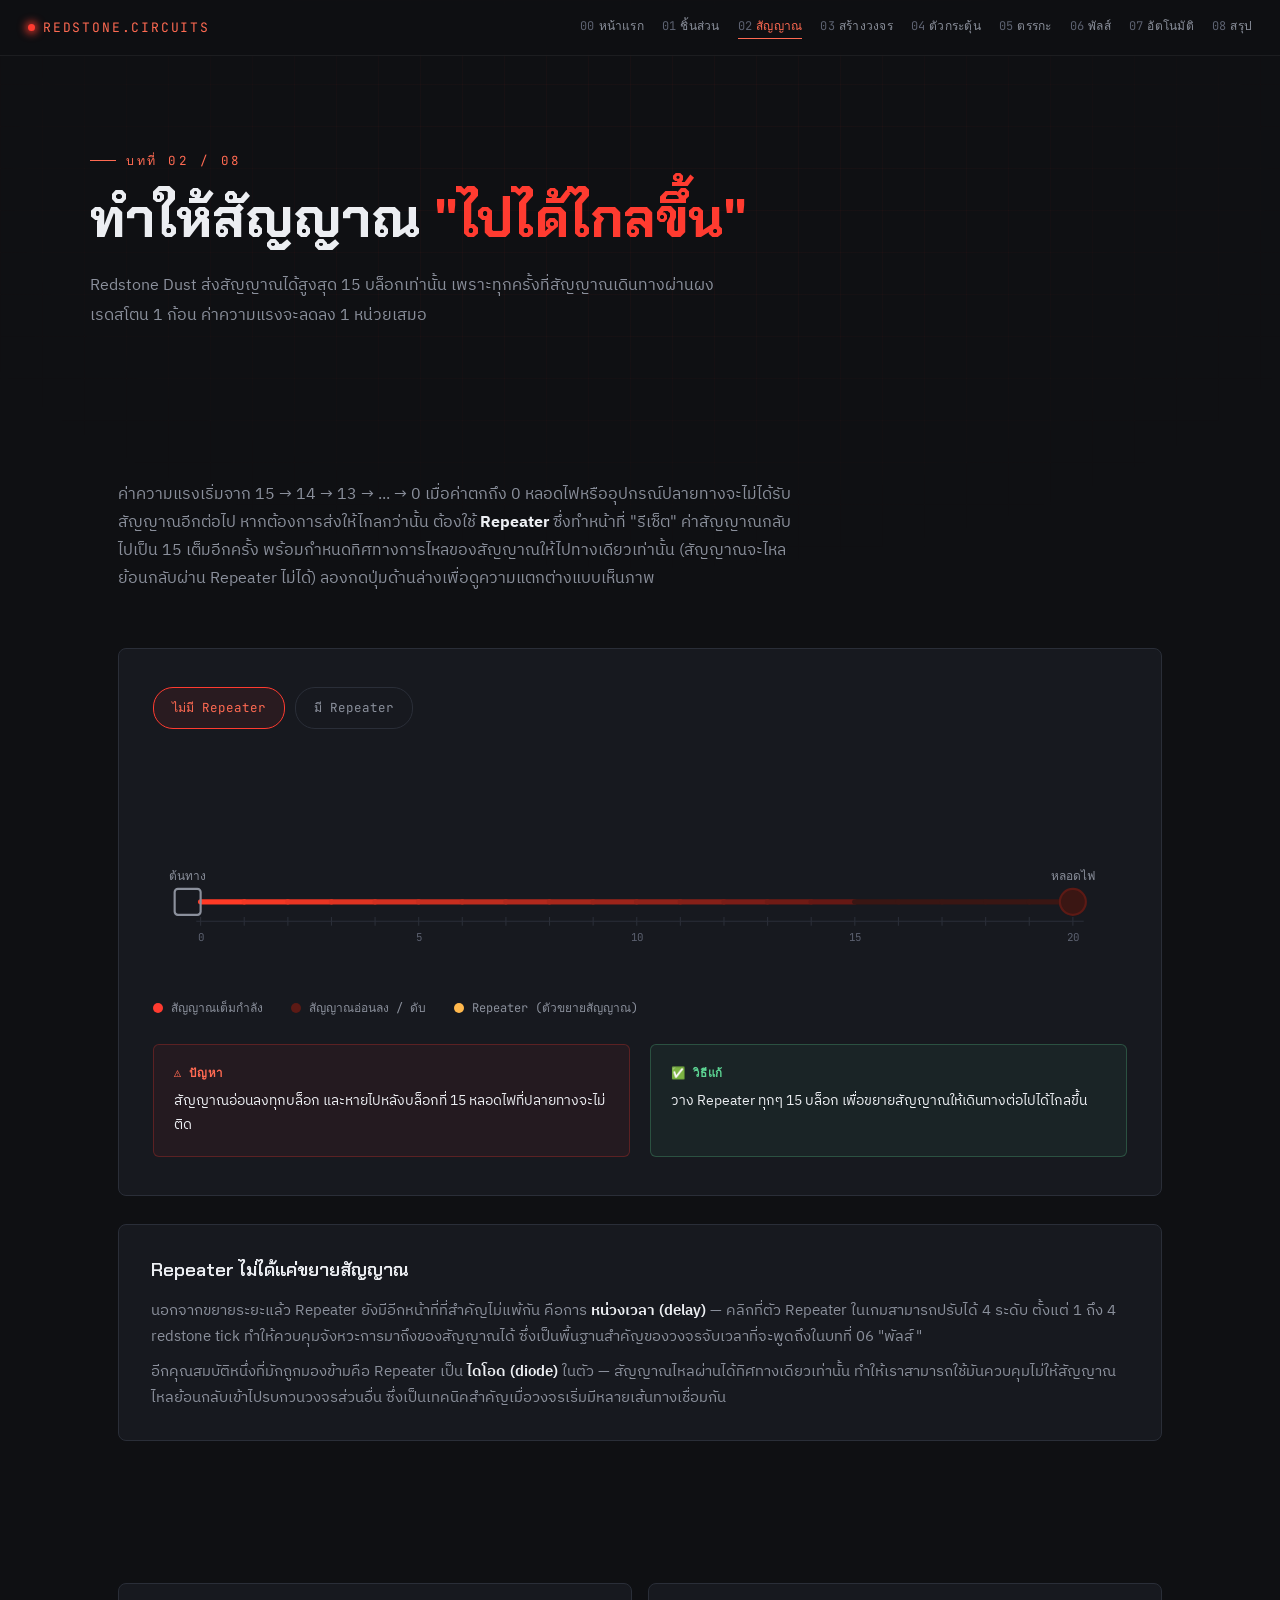
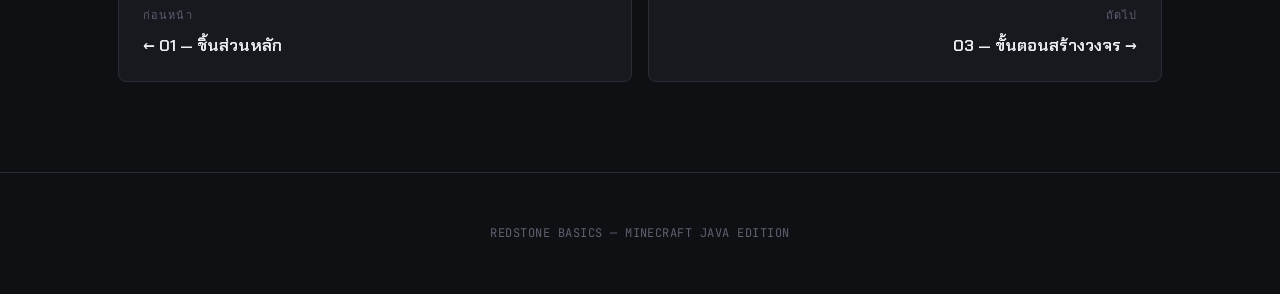
<file: 02-signal.html>
<!DOCTYPE html>
<html lang="th">
<head>
<meta charset="UTF-8">
<meta name="viewport" content="width=device-width, initial-scale=1.0">
<title>02 ระยะสัญญาณ — Redstone Circuits</title>
<link rel="preconnect" href="https://fonts.googleapis.com">
<link rel="preconnect" href="https://fonts.gstatic.com" crossorigin>
<link href="https://fonts.googleapis.com/css2?family=Chakra+Petch:wght@400;500;600;700&family=IBM+Plex+Sans+Thai:wght@300;400;500;600;700&family=JetBrains+Mono:wght@400;500;600&display=swap" rel="stylesheet">
<link rel="stylesheet" href="style.css">
</head>
<body>

<div class="grid-bg"></div>

<nav>
  <a href="index.html" class="nav-mark"><span class="dot"></span>REDSTONE.CIRCUITS</a>
  <div class="nav-links">
    <a href="index.html"><span>00</span>หน้าแรก</a>
    <a href="01-components.html"><span>01</span>ชิ้นส่วน</a>
    <a href="02-signal.html" class="current"><span>02</span>สัญญาณ</a>
    <a href="03-build.html"><span>03</span>สร้างวงจร</a>
    <a href="04-triggers.html"><span>04</span>ตัวกระตุ้น</a>
    <a href="05-logic.html"><span>05</span>ตรรกะ</a>
    <a href="06-pulse.html"><span>06</span>พัลส์</a>
    <a href="07-automation.html"><span>07</span>อัตโนมัติ</a>
    <a href="08-summary.html"><span>08</span>สรุป</a>
  </div>
</nav>

<div class="page-head">
  <div class="page-head-inner">
    <div class="eyebrow">บทที่ 02 / 08</div>
    <h1 class="title">ทำให้สัญญาณ <span class="accent">"ไปได้ไกลขึ้น"</span></h1>
    <p class="hero-sub">Redstone Dust ส่งสัญญาณได้สูงสุด 15 บล็อกเท่านั้น เพราะทุกครั้งที่สัญญาณเดินทางผ่านผงเรดสโตน 1 ก้อน ค่าความแรงจะลดลง 1 หน่วยเสมอ</p>
  </div>
</div>

<section>
  <div class="wrap">
    <div class="sec-head">
      <p class="sec-desc" style="max-width:100%; font-size:1.02rem;">ค่าความแรงเริ่มจาก 15 → 14 → 13 → ... → 0 เมื่อค่าตกถึง 0 หลอดไฟหรืออุปกรณ์ปลายทางจะไม่ได้รับสัญญาณอีกต่อไป หากต้องการส่งให้ไกลกว่านั้น ต้องใช้ <b style="color:var(--text)">Repeater</b> ซึ่งทำหน้าที่ "รีเซ็ต" ค่าสัญญาณกลับไปเป็น 15 เต็มอีกครั้ง พร้อมกำหนดทิศทางการไหลของสัญญาณให้ไปทางเดียวเท่านั้น (สัญญาณจะไหลย้อนกลับผ่าน Repeater ไม่ได้) ลองกดปุ่มด้านล่างเพื่อดูความแตกต่างแบบเห็นภาพ</p>
    </div>

    <div class="demo-panel">
      <div class="demo-toggle">
        <button class="toggle-btn active" data-mode="off" id="btnOff">ไม่มี Repeater</button>
        <button class="toggle-btn" data-mode="on" id="btnOn">มี Repeater</button>
      </div>
      <div class="demo-svg-wrap">
        <svg id="decaySvg" viewBox="0 0 900 200">
          <line x1="40" y1="150" x2="860" y2="150" stroke="#2a2e38" stroke-width="1"/>
          <g id="ticks"></g>
          <g id="wireSegments"></g>
          <rect x="20" y="120" width="24" height="24" rx="3" fill="none" stroke="#8b909c" stroke-width="2"/>
          <text x="32" y="112" fill="#8b909c" font-family="JetBrains Mono" font-size="11" text-anchor="middle">ต้นทาง</text>
          <g id="repeaterMark" style="display:none;">
            <rect x="418" y="132" width="14" height="14" fill="#ffb84d"/>
            <text x="425" y="122" fill="#ffb84d" font-family="JetBrains Mono" font-size="10" text-anchor="middle">Repeater</text>
          </g>
          <circle id="lampCircle" cx="850" cy="132" r="12" fill="#3a1613" stroke="#5c1a15" stroke-width="2"/>
          <text x="850" y="112" fill="#8b909c" font-family="JetBrains Mono" font-size="11" text-anchor="middle">หลอดไฟ</text>
        </svg>
      </div>
      <div class="demo-legend">
        <div class="lg-item"><span class="swatch" style="background:#ff3b30;"></span>สัญญาณเต็มกำลัง</div>
        <div class="lg-item"><span class="swatch" style="background:#5c1a15;"></span>สัญญาณอ่อนลง / ดับ</div>
        <div class="lg-item"><span class="swatch" style="background:#ffb84d;"></span>Repeater (ตัวขยายสัญญาณ)</div>
      </div>

      <div class="callout-row">
        <div class="callout warn"><b>⚠ ปัญหา</b>สัญญาณอ่อนลงทุกบล็อก และหายไปหลังบล็อกที่ 15 หลอดไฟที่ปลายทางจะไม่ติด</div>
        <div class="callout ok"><b>✅ วิธีแก้</b>วาง Repeater ทุกๆ 15 บล็อก เพื่อขยายสัญญาณให้เดินทางต่อไปได้ไกลขึ้น</div>
      </div>
    </div>

    <div class="explain-block" style="margin-top:28px;">
      <h3>Repeater ไม่ได้แค่ขยายสัญญาณ</h3>
      <p>นอกจากขยายระยะแล้ว Repeater ยังมีอีกหน้าที่ที่สำคัญไม่แพ้กัน คือการ <b>หน่วงเวลา (delay)</b> — คลิกที่ตัว Repeater ในเกมสามารถปรับได้ 4 ระดับ ตั้งแต่ 1 ถึง 4 redstone tick ทำให้ควบคุมจังหวะการมาถึงของสัญญาณได้ ซึ่งเป็นพื้นฐานสำคัญของวงจรจับเวลาที่จะพูดถึงในบทที่ 06 "พัลส์"</p>
      <p>อีกคุณสมบัติหนึ่งที่มักถูกมองข้ามคือ Repeater เป็น <b>ไดโอด (diode)</b> ในตัว — สัญญาณไหลผ่านได้ทิศทางเดียวเท่านั้น ทำให้เราสามารถใช้มันควบคุมไม่ให้สัญญาณไหลย้อนกลับเข้าไปรบกวนวงจรส่วนอื่น ซึ่งเป็นเทคนิคสำคัญเมื่อวงจรเริ่มมีหลายเส้นทางเชื่อมกัน</p>
    </div>
  </div>
</section>

<div class="pagination">
  <a href="01-components.html" class="page-link prev"><div class="pl-dir">ก่อนหน้า</div><div class="pl-title">01 — ชิ้นส่วนหลัก</div></a>
  <a href="03-build.html" class="page-link next"><div class="pl-dir">ถัดไป</div><div class="pl-title">03 — ขั้นตอนสร้างวงจร</div></a>
</div>

<footer>
  <p>REDSTONE BASICS — MINECRAFT JAVA EDITION</p>
</footer>

<script>
(function(){
  const NUM_BLOCKS = 20;
  const startX = 44, endX = 850;
  const step = (endX - startX) / NUM_BLOCKS;
  const ticksG = document.getElementById('ticks');
  const wireG = document.getElementById('wireSegments');
  const repeaterMark = document.getElementById('repeaterMark');
  const lampCircle = document.getElementById('lampCircle');
  const btnOff = document.getElementById('btnOff');
  const btnOn = document.getElementById('btnOn');

  for(let i=0;i<=NUM_BLOCKS;i++){
    const x = startX + i*step;
    const tick = document.createElementNS('http://www.w3.org/2000/svg','line');
    tick.setAttribute('x1', x); tick.setAttribute('x2', x);
    tick.setAttribute('y1', 146); tick.setAttribute('y2', 154);
    tick.setAttribute('stroke', '#2a2e38'); tick.setAttribute('stroke-width', 1);
    ticksG.appendChild(tick);
    if(i % 5 === 0){
      const label = document.createElementNS('http://www.w3.org/2000/svg','text');
      label.setAttribute('x', x); label.setAttribute('y', 168);
      label.setAttribute('fill', '#5c6170'); label.setAttribute('font-family','JetBrains Mono');
      label.setAttribute('font-size','10'); label.setAttribute('text-anchor','middle');
      label.textContent = i;
      ticksG.appendChild(label);
    }
  }

  function redForStrength(s){
    if(s <= 0) return '#3a1613';
    const t = s/15;
    const r = Math.round(90 + t*165);
    const g = Math.round(22 + t*36);
    const b = Math.round(19 + t*18);
    return `rgb(${r},${g},${b})`;
  }

  function render(mode){
    wireG.innerHTML = '';
    let repeaterIndex = 15;
    let lampLit = false;

    for(let i=0;i<NUM_BLOCKS;i++){
      const x1 = startX + i*step;
      const x2 = startX + (i+1)*step;
      let strength;
      if(mode === 'off'){
        strength = Math.max(0, 15 - i);
      } else {
        if(i < repeaterIndex){
          strength = Math.max(0, 15 - i);
        } else {
          strength = Math.max(0, 15 - (i - repeaterIndex));
        }
      }
      const seg = document.createElementNS('http://www.w3.org/2000/svg','line');
      seg.setAttribute('x1', x1); seg.setAttribute('x2', x2);
      seg.setAttribute('y1', 132); seg.setAttribute('y2', 132);
      seg.setAttribute('stroke', redForStrength(strength));
      seg.setAttribute('stroke-width', 5);
      seg.setAttribute('stroke-linecap','round');
      wireG.appendChild(seg);
    }

    if(mode === 'on'){
      repeaterMark.style.display = 'block';
      lampLit = true;
    } else {
      repeaterMark.style.display = 'none';
      lampLit = false;
    }

    lampCircle.setAttribute('fill', lampLit ? '#ffb84d' : '#3a1613');
    lampCircle.setAttribute('stroke', lampLit ? '#ffb84d' : '#5c1a15');
    lampCircle.style.filter = lampLit ? 'drop-shadow(0 0 10px #ffb84d)' : 'none';
  }

  function setMode(mode){
    render(mode);
    btnOff.classList.toggle('active', mode==='off');
    btnOn.classList.toggle('active', mode==='on');
  }

  btnOff.addEventListener('click', ()=>setMode('off'));
  btnOn.addEventListener('click', ()=>setMode('on'));

  setMode('off');
})();
</script>

</body>
</html>
</file>
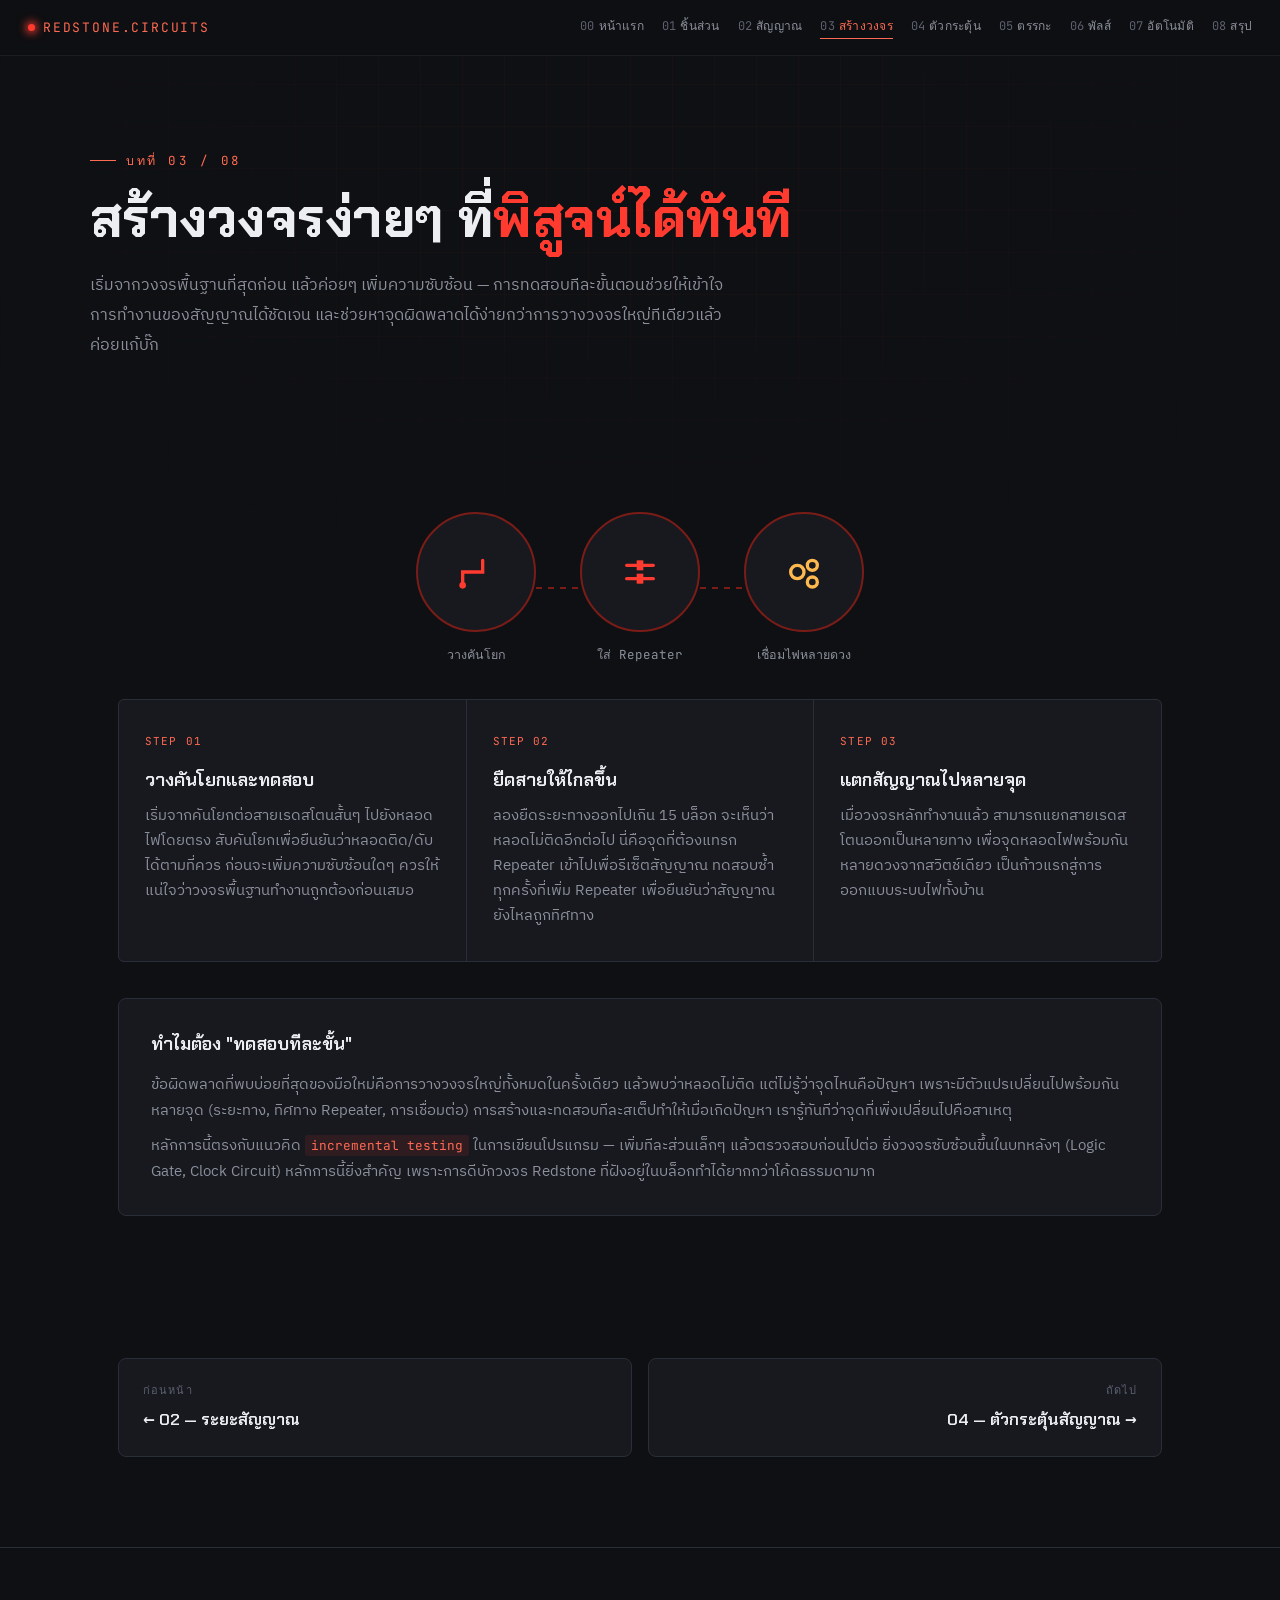
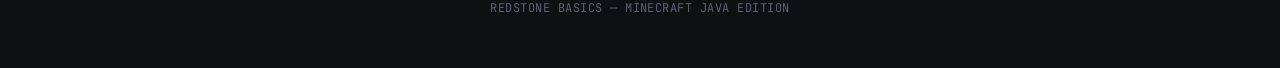
<file: 03-build.html>
<!DOCTYPE html>
<html lang="th">
<head>
<meta charset="UTF-8">
<meta name="viewport" content="width=device-width, initial-scale=1.0">
<title>03 ขั้นตอนสร้างวงจร — Redstone Circuits</title>
<link rel="preconnect" href="https://fonts.googleapis.com">
<link rel="preconnect" href="https://fonts.gstatic.com" crossorigin>
<link href="https://fonts.googleapis.com/css2?family=Chakra+Petch:wght@400;500;600;700&family=IBM+Plex+Sans+Thai:wght@300;400;500;600;700&family=JetBrains+Mono:wght@400;500;600&display=swap" rel="stylesheet">
<link rel="stylesheet" href="style.css">
</head>
<body>

<div class="grid-bg"></div>

<nav>
  <a href="index.html" class="nav-mark"><span class="dot"></span>REDSTONE.CIRCUITS</a>
  <div class="nav-links">
    <a href="index.html"><span>00</span>หน้าแรก</a>
    <a href="01-components.html"><span>01</span>ชิ้นส่วน</a>
    <a href="02-signal.html"><span>02</span>สัญญาณ</a>
    <a href="03-build.html" class="current"><span>03</span>สร้างวงจร</a>
    <a href="04-triggers.html"><span>04</span>ตัวกระตุ้น</a>
    <a href="05-logic.html"><span>05</span>ตรรกะ</a>
    <a href="06-pulse.html"><span>06</span>พัลส์</a>
    <a href="07-automation.html"><span>07</span>อัตโนมัติ</a>
    <a href="08-summary.html"><span>08</span>สรุป</a>
  </div>
</nav>

<div class="page-head">
  <div class="page-head-inner">
    <div class="eyebrow">บทที่ 03 / 08</div>
    <h1 class="title">สร้างวงจรง่ายๆ ที่<span class="accent">พิสูจน์ได้ทันที</span></h1>
    <p class="hero-sub">เริ่มจากวงจรพื้นฐานที่สุดก่อน แล้วค่อยๆ เพิ่มความซับซ้อน — การทดสอบทีละขั้นตอนช่วยให้เข้าใจการทำงานของสัญญาณได้ชัดเจน และช่วยหาจุดผิดพลาดได้ง่ายกว่าการวางวงจรใหญ่ทีเดียวแล้วค่อยแก้บั๊ก</p>
  </div>
</div>

<section>
  <div class="wrap">
    <div class="steps-row" style="margin-top:0;">
      <div class="step-wrap">
        <div class="step-circle"><svg viewBox="0 0 24 24" fill="none"><path d="M4 20 L4 12 L16 12 L16 5" stroke="#ff3b30" stroke-width="2" stroke-linecap="round"/><circle cx="4" cy="20" r="2" fill="#ff3b30"/></svg></div>
        <div class="step-label">วางคันโยก</div>
      </div>
      <div class="step-connector"></div>
      <div class="step-wrap">
        <div class="step-circle"><svg viewBox="0 0 24 24" fill="none"><path d="M4 8 L20 8 M4 16 L20 16" stroke="#ff3b30" stroke-width="2" stroke-linecap="round"/><rect x="10" y="5" width="4" height="6" fill="#ff3b30"/><rect x="10" y="13" width="4" height="6" fill="#ff3b30"/></svg></div>
        <div class="step-label">ใส่ Repeater</div>
      </div>
      <div class="step-connector"></div>
      <div class="step-wrap">
        <div class="step-circle"><svg viewBox="0 0 24 24" fill="none"><circle cx="8" cy="12" r="4" stroke="#ffb84d" stroke-width="2"/><circle cx="17" cy="8" r="3" stroke="#ffb84d" stroke-width="2"/><circle cx="17" cy="18" r="3" stroke="#ffb84d" stroke-width="2"/></svg></div>
        <div class="step-label">เชื่อมไฟหลายดวง</div>
      </div>
    </div>
    <div class="goal-grid" style="margin-top:20px;">
      <div class="goal-card"><div class="icn">STEP 01</div><h4>วางคันโยกและทดสอบ</h4><p>เริ่มจากคันโยกต่อสายเรดสโตนสั้นๆ ไปยังหลอดไฟโดยตรง สับคันโยกเพื่อยืนยันว่าหลอดติด/ดับได้ตามที่ควร ก่อนจะเพิ่มความซับซ้อนใดๆ ควรให้แน่ใจว่าวงจรพื้นฐานทำงานถูกต้องก่อนเสมอ</p></div>
      <div class="goal-card"><div class="icn">STEP 02</div><h4>ยืดสายให้ไกลขึ้น</h4><p>ลองยืดระยะทางออกไปเกิน 15 บล็อก จะเห็นว่าหลอดไม่ติดอีกต่อไป นี่คือจุดที่ต้องแทรก Repeater เข้าไปเพื่อรีเซ็ตสัญญาณ ทดสอบซ้ำทุกครั้งที่เพิ่ม Repeater เพื่อยืนยันว่าสัญญาณยังไหลถูกทิศทาง</p></div>
      <div class="goal-card"><div class="icn">STEP 03</div><h4>แตกสัญญาณไปหลายจุด</h4><p>เมื่อวงจรหลักทำงานแล้ว สามารถแยกสายเรดสโตนออกเป็นหลายทาง เพื่อจุดหลอดไฟพร้อมกันหลายดวงจากสวิตช์เดียว เป็นก้าวแรกสู่การออกแบบระบบไฟทั้งบ้าน</p></div>
    </div>

    <div class="explain-block" style="margin-top:36px;">
      <h3>ทำไมต้อง "ทดสอบทีละขั้น"</h3>
      <p>ข้อผิดพลาดที่พบบ่อยที่สุดของมือใหม่คือการวางวงจรใหญ่ทั้งหมดในครั้งเดียว แล้วพบว่าหลอดไม่ติด แต่ไม่รู้ว่าจุดไหนคือปัญหา เพราะมีตัวแปรเปลี่ยนไปพร้อมกันหลายจุด (ระยะทาง, ทิศทาง Repeater, การเชื่อมต่อ) การสร้างและทดสอบทีละสเต็ปทำให้เมื่อเกิดปัญหา เรารู้ทันทีว่าจุดที่เพิ่งเปลี่ยนไปคือสาเหตุ</p>
      <p>หลักการนี้ตรงกับแนวคิด <code>incremental testing</code> ในการเขียนโปรแกรม — เพิ่มทีละส่วนเล็กๆ แล้วตรวจสอบก่อนไปต่อ ยิ่งวงจรซับซ้อนขึ้นในบทหลังๆ (Logic Gate, Clock Circuit) หลักการนี้ยิ่งสำคัญ เพราะการดีบักวงจร Redstone ที่ฝังอยู่ในบล็อกทำได้ยากกว่าโค้ดธรรมดามาก</p>
    </div>
  </div>
</section>

<div class="pagination">
  <a href="02-signal.html" class="page-link prev"><div class="pl-dir">ก่อนหน้า</div><div class="pl-title">02 — ระยะสัญญาณ</div></a>
  <a href="04-triggers.html" class="page-link next"><div class="pl-dir">ถัดไป</div><div class="pl-title">04 — ตัวกระตุ้นสัญญาณ</div></a>
</div>

<footer>
  <p>REDSTONE BASICS — MINECRAFT JAVA EDITION</p>
</footer>

</body>
</html>
</file>
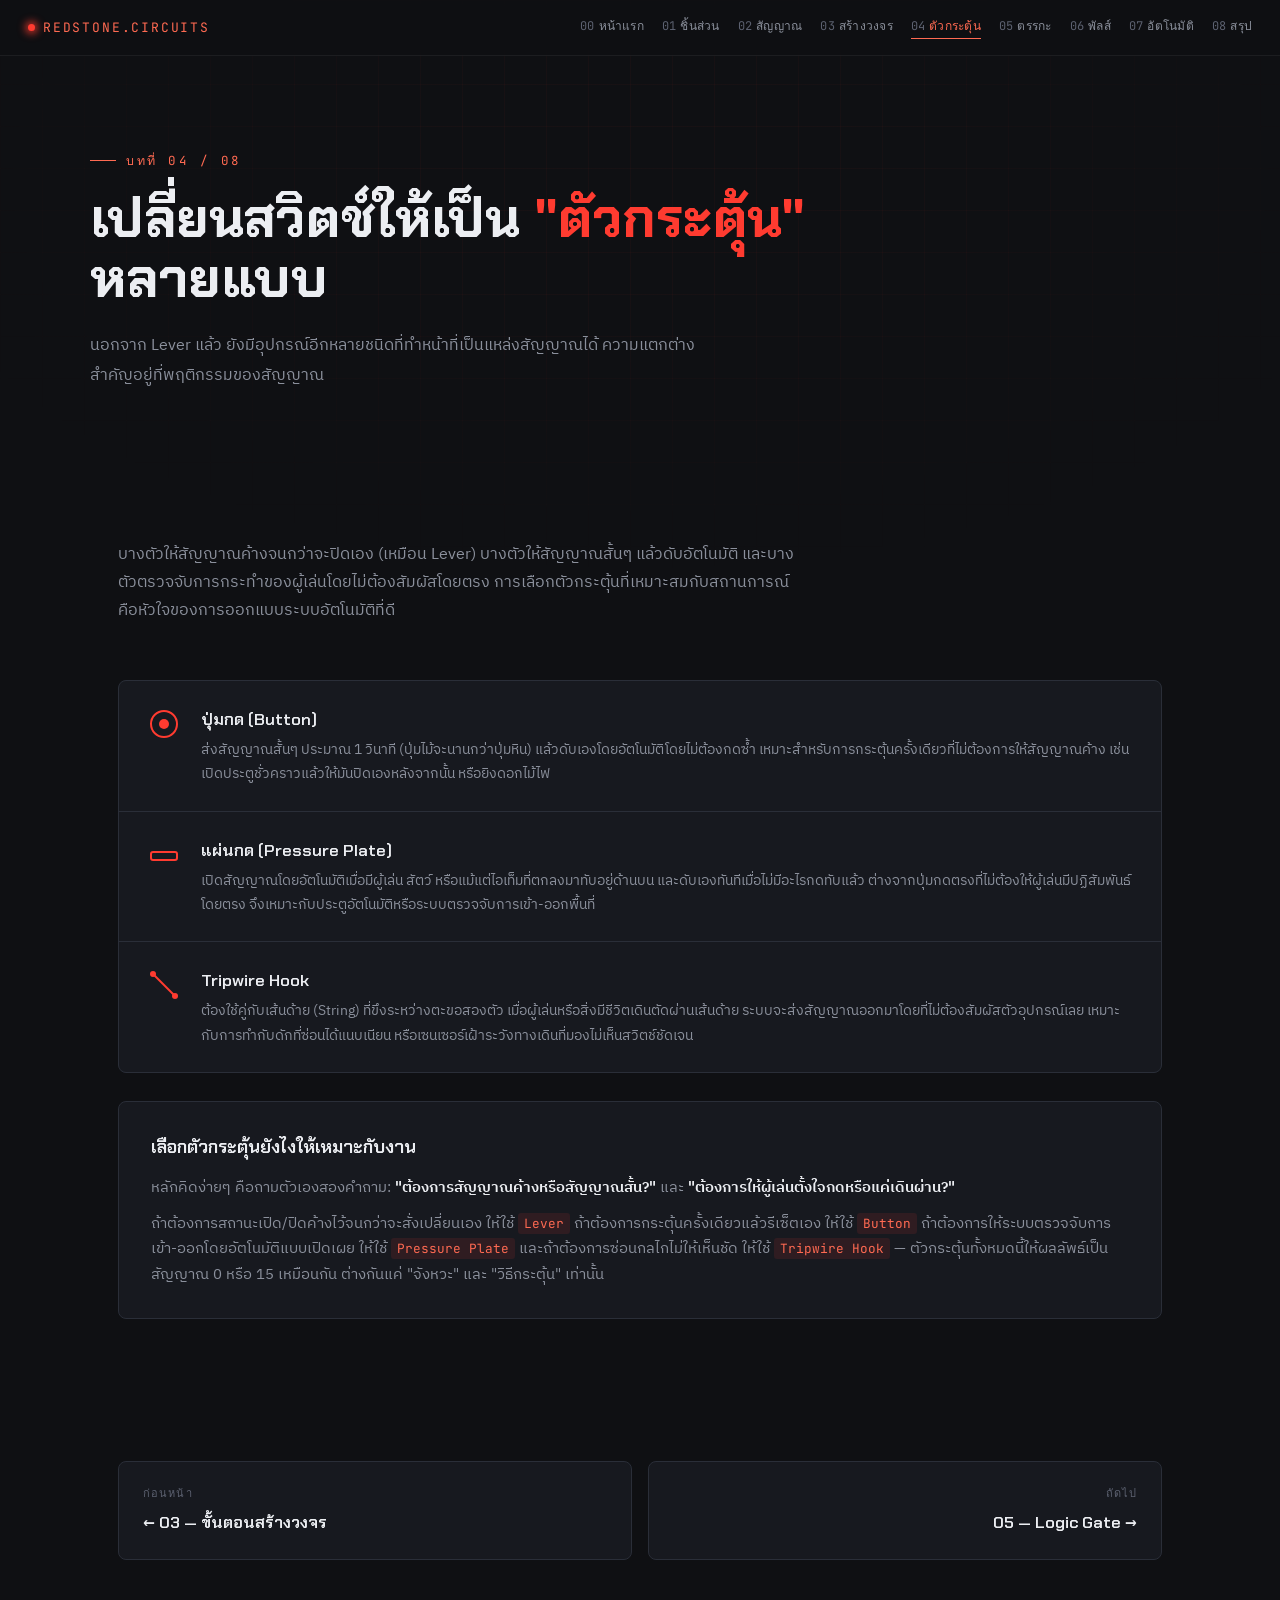
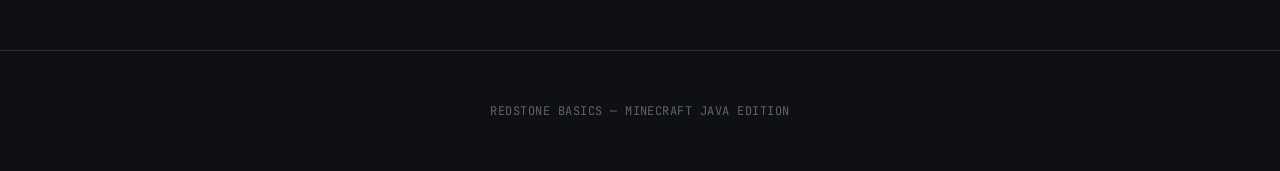
<file: 04-triggers.html>
<!DOCTYPE html>
<html lang="th">
<head>
<meta charset="UTF-8">
<meta name="viewport" content="width=device-width, initial-scale=1.0">
<title>04 ตัวกระตุ้นสัญญาณ — Redstone Circuits</title>
<link rel="preconnect" href="https://fonts.googleapis.com">
<link rel="preconnect" href="https://fonts.gstatic.com" crossorigin>
<link href="https://fonts.googleapis.com/css2?family=Chakra+Petch:wght@400;500;600;700&family=IBM+Plex+Sans+Thai:wght@300;400;500;600;700&family=JetBrains+Mono:wght@400;500;600&display=swap" rel="stylesheet">
<link rel="stylesheet" href="style.css">
</head>
<body>

<div class="grid-bg"></div>

<nav>
  <a href="index.html" class="nav-mark"><span class="dot"></span>REDSTONE.CIRCUITS</a>
  <div class="nav-links">
    <a href="index.html"><span>00</span>หน้าแรก</a>
    <a href="01-components.html"><span>01</span>ชิ้นส่วน</a>
    <a href="02-signal.html"><span>02</span>สัญญาณ</a>
    <a href="03-build.html"><span>03</span>สร้างวงจร</a>
    <a href="04-triggers.html" class="current"><span>04</span>ตัวกระตุ้น</a>
    <a href="05-logic.html"><span>05</span>ตรรกะ</a>
    <a href="06-pulse.html"><span>06</span>พัลส์</a>
    <a href="07-automation.html"><span>07</span>อัตโนมัติ</a>
    <a href="08-summary.html"><span>08</span>สรุป</a>
  </div>
</nav>

<div class="page-head">
  <div class="page-head-inner">
    <div class="eyebrow">บทที่ 04 / 08</div>
    <h1 class="title">เปลี่ยนสวิตช์ให้เป็น <span class="accent">"ตัวกระตุ้น"</span> หลายแบบ</h1>
    <p class="hero-sub">นอกจาก Lever แล้ว ยังมีอุปกรณ์อีกหลายชนิดที่ทำหน้าที่เป็นแหล่งสัญญาณได้ ความแตกต่างสำคัญอยู่ที่พฤติกรรมของสัญญาณ</p>
  </div>
</div>

<section>
  <div class="wrap">
    <div class="sec-head">
      <p class="sec-desc" style="max-width:100%; font-size:1.02rem;">บางตัวให้สัญญาณค้างจนกว่าจะปิดเอง (เหมือน Lever) บางตัวให้สัญญาณสั้นๆ แล้วดับอัตโนมัติ และบางตัวตรวจจับการกระทำของผู้เล่นโดยไม่ต้องสัมผัสโดยตรง การเลือกตัวกระตุ้นที่เหมาะสมกับสถานการณ์คือหัวใจของการออกแบบระบบอัตโนมัติที่ดี</p>
    </div>
    <div class="trig-list">
      <div class="trig-item">
        <svg class="t-icon" viewBox="0 0 34 34" fill="none"><circle cx="17" cy="17" r="13" stroke="#ff3b30" stroke-width="2"/><circle cx="17" cy="17" r="5" fill="#ff3b30"/></svg>
        <div><h4>ปุ่มกด (Button)</h4><p>ส่งสัญญาณสั้นๆ ประมาณ 1 วินาที (ปุ่มไม้จะนานกว่าปุ่มหิน) แล้วดับเองโดยอัตโนมัติโดยไม่ต้องกดซ้ำ เหมาะสำหรับการกระตุ้นครั้งเดียวที่ไม่ต้องการให้สัญญาณค้าง เช่น เปิดประตูชั่วคราวแล้วให้มันปิดเองหลังจากนั้น หรือยิงดอกไม้ไฟ</p></div>
      </div>
      <div class="trig-item">
        <svg class="t-icon" viewBox="0 0 34 34" fill="none"><rect x="4" y="14" width="26" height="8" rx="2" stroke="#ff3b30" stroke-width="2"/></svg>
        <div><h4>แผ่นกด (Pressure Plate)</h4><p>เปิดสัญญาณโดยอัตโนมัติเมื่อมีผู้เล่น สัตว์ หรือแม้แต่ไอเท็มที่ตกลงมาทับอยู่ด้านบน และดับเองทันทีเมื่อไม่มีอะไรกดทับแล้ว ต่างจากปุ่มกดตรงที่ไม่ต้องให้ผู้เล่นมีปฏิสัมพันธ์โดยตรง จึงเหมาะกับประตูอัตโนมัติหรือระบบตรวจจับการเข้า-ออกพื้นที่</p></div>
      </div>
      <div class="trig-item">
        <svg class="t-icon" viewBox="0 0 34 34" fill="none"><line x1="6" y1="6" x2="28" y2="28" stroke="#ff3b30" stroke-width="2"/><circle cx="6" cy="6" r="3" fill="#ff3b30"/><circle cx="28" cy="28" r="3" fill="#ff3b30"/></svg>
        <div><h4>Tripwire Hook</h4><p>ต้องใช้คู่กับเส้นด้าย (String) ที่ขึงระหว่างตะขอสองตัว เมื่อผู้เล่นหรือสิ่งมีชีวิตเดินตัดผ่านเส้นด้าย ระบบจะส่งสัญญาณออกมาโดยที่ไม่ต้องสัมผัสตัวอุปกรณ์เลย เหมาะกับการทำกับดักที่ซ่อนได้แนบเนียน หรือเซนเซอร์เฝ้าระวังทางเดินที่มองไม่เห็นสวิตช์ชัดเจน</p></div>
      </div>
    </div>

    <div class="explain-block" style="margin-top:28px;">
      <h3>เลือกตัวกระตุ้นยังไงให้เหมาะกับงาน</h3>
      <p>หลักคิดง่ายๆ คือถามตัวเองสองคำถาม: <b>"ต้องการสัญญาณค้างหรือสัญญาณสั้น?"</b> และ <b>"ต้องการให้ผู้เล่นตั้งใจกดหรือแค่เดินผ่าน?"</b></p>
      <p>ถ้าต้องการสถานะเปิด/ปิดค้างไว้จนกว่าจะสั่งเปลี่ยนเอง ให้ใช้ <code>Lever</code> ถ้าต้องการกระตุ้นครั้งเดียวแล้วรีเซ็ตเอง ให้ใช้ <code>Button</code> ถ้าต้องการให้ระบบตรวจจับการเข้า-ออกโดยอัตโนมัติแบบเปิดเผย ให้ใช้ <code>Pressure Plate</code> และถ้าต้องการซ่อนกลไกไม่ให้เห็นชัด ให้ใช้ <code>Tripwire Hook</code> — ตัวกระตุ้นทั้งหมดนี้ให้ผลลัพธ์เป็นสัญญาณ 0 หรือ 15 เหมือนกัน ต่างกันแค่ "จังหวะ" และ "วิธีกระตุ้น" เท่านั้น</p>
    </div>
  </div>
</section>

<div class="pagination">
  <a href="03-build.html" class="page-link prev"><div class="pl-dir">ก่อนหน้า</div><div class="pl-title">03 — ขั้นตอนสร้างวงจร</div></a>
  <a href="05-logic.html" class="page-link next"><div class="pl-dir">ถัดไป</div><div class="pl-title">05 — Logic Gate</div></a>
</div>

<footer>
  <p>REDSTONE BASICS — MINECRAFT JAVA EDITION</p>
</footer>

</body>
</html>
</file>
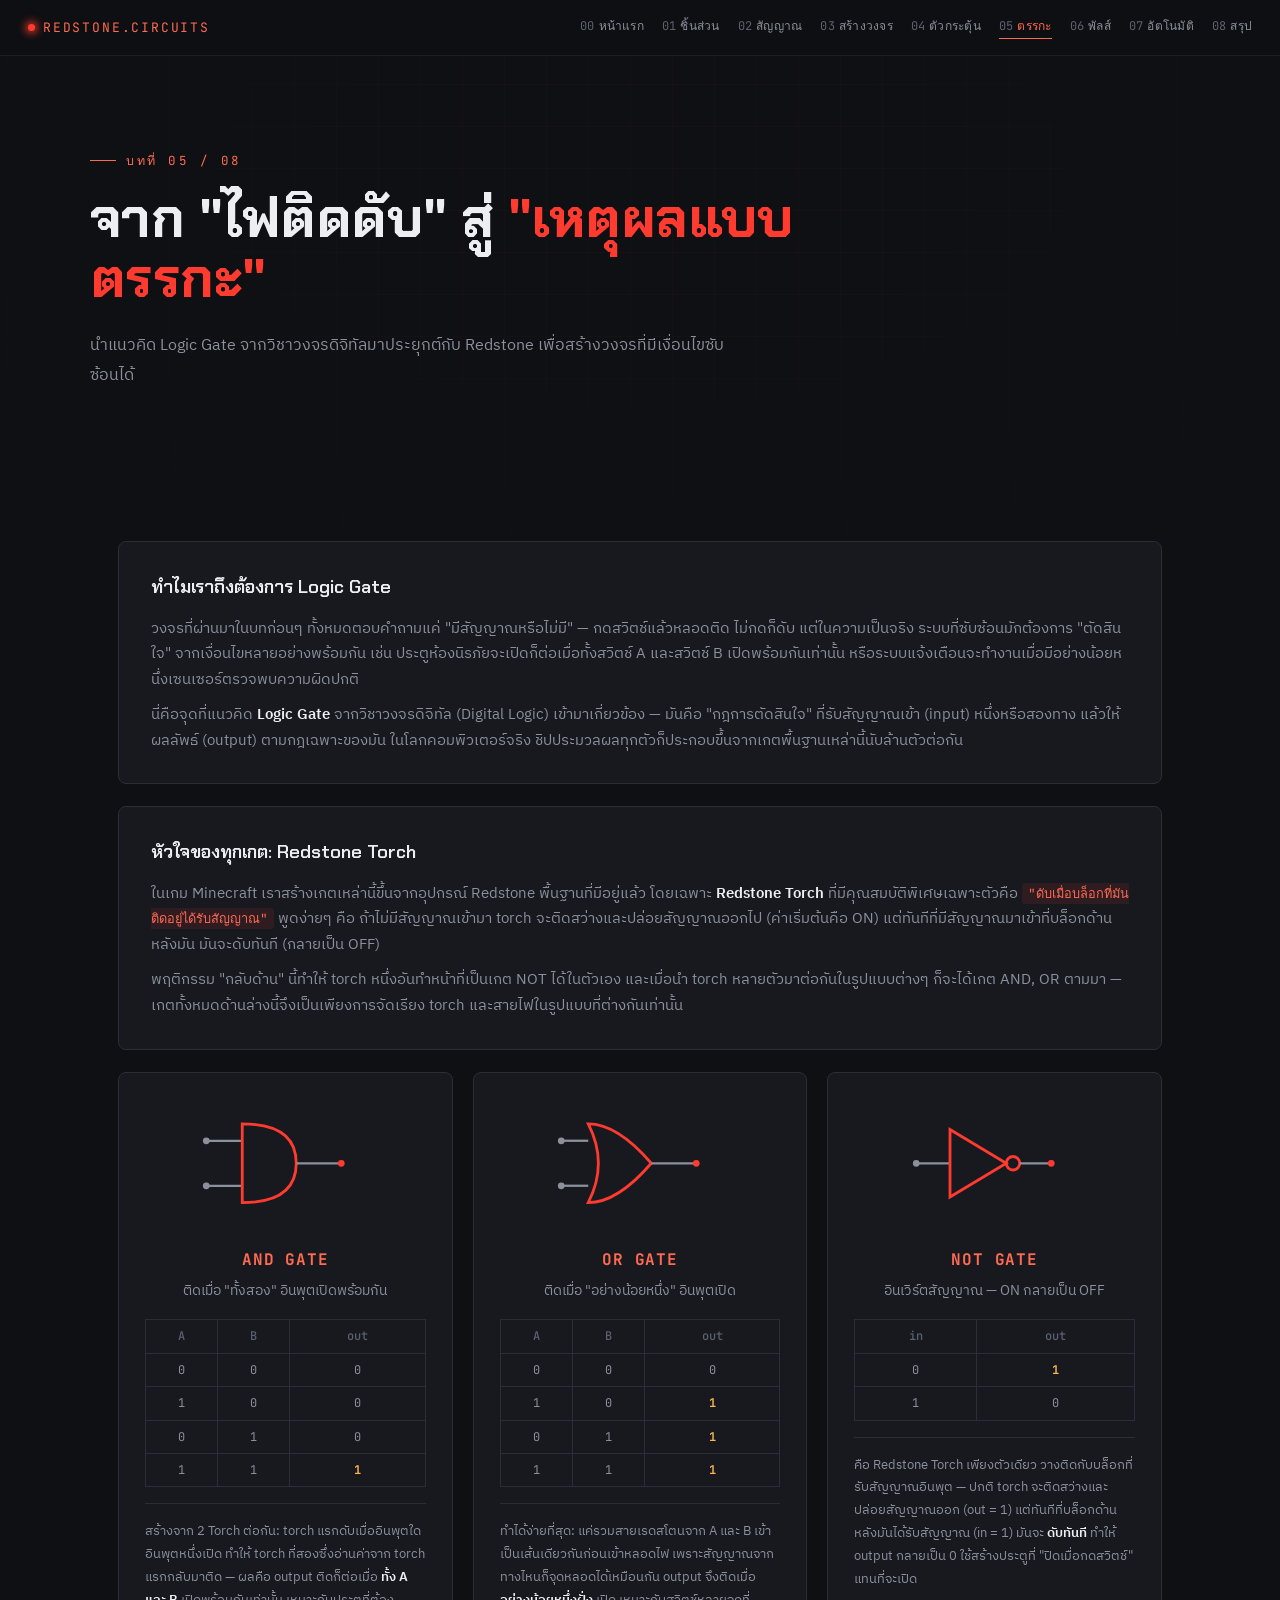
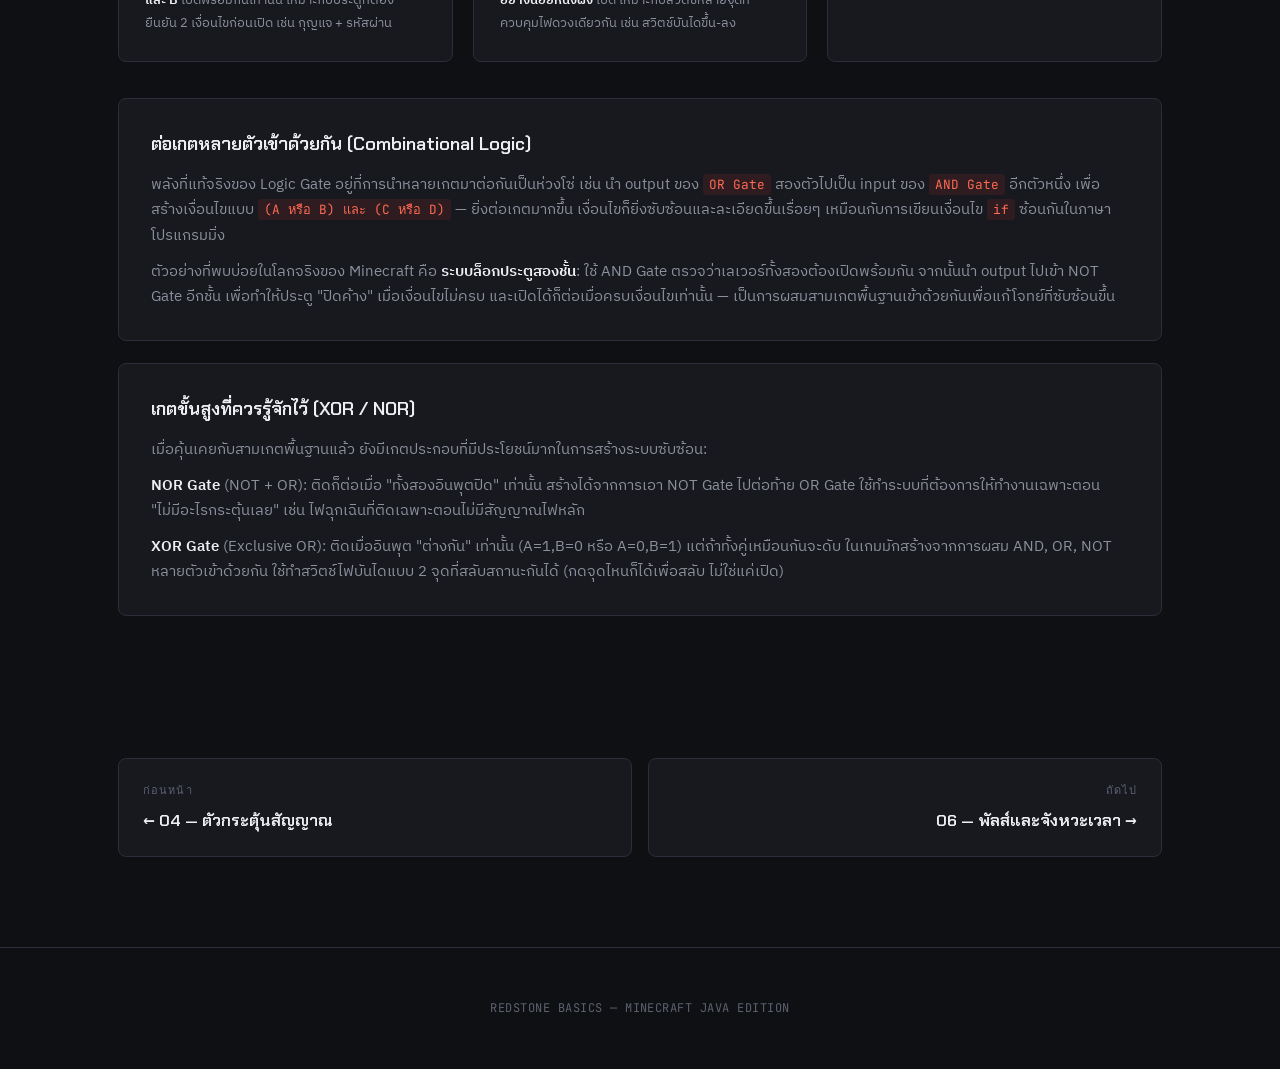
<file: 05-logic.html>
<!DOCTYPE html>
<html lang="th">
<head>
<meta charset="UTF-8">
<meta name="viewport" content="width=device-width, initial-scale=1.0">
<title>05 Logic Gate — Redstone Circuits</title>
<link rel="preconnect" href="https://fonts.googleapis.com">
<link rel="preconnect" href="https://fonts.gstatic.com" crossorigin>
<link href="https://fonts.googleapis.com/css2?family=Chakra+Petch:wght@400;500;600;700&family=IBM+Plex+Sans+Thai:wght@300;400;500;600;700&family=JetBrains+Mono:wght@400;500;600&display=swap" rel="stylesheet">
<link rel="stylesheet" href="style.css">
</head>
<body>

<div class="grid-bg"></div>

<nav>
  <a href="index.html" class="nav-mark"><span class="dot"></span>REDSTONE.CIRCUITS</a>
  <div class="nav-links">
    <a href="index.html"><span>00</span>หน้าแรก</a>
    <a href="01-components.html"><span>01</span>ชิ้นส่วน</a>
    <a href="02-signal.html"><span>02</span>สัญญาณ</a>
    <a href="03-build.html"><span>03</span>สร้างวงจร</a>
    <a href="04-triggers.html"><span>04</span>ตัวกระตุ้น</a>
    <a href="05-logic.html" class="current"><span>05</span>ตรรกะ</a>
    <a href="06-pulse.html"><span>06</span>พัลส์</a>
    <a href="07-automation.html"><span>07</span>อัตโนมัติ</a>
    <a href="08-summary.html"><span>08</span>สรุป</a>
  </div>
</nav>

<div class="page-head">
  <div class="page-head-inner">
    <div class="eyebrow">บทที่ 05 / 08</div>
    <h1 class="title">จาก "ไฟติดดับ" สู่ <span class="accent">"เหตุผลแบบตรรกะ"</span></h1>
    <p class="hero-sub">นำแนวคิด Logic Gate จากวิชาวงจรดิจิทัลมาประยุกต์กับ Redstone เพื่อสร้างวงจรที่มีเงื่อนไขซับซ้อนได้</p>
  </div>
</div>

<section>
  <div class="wrap">

    <div class="explain-block">
      <h3>ทำไมเราถึงต้องการ Logic Gate</h3>
      <p>วงจรที่ผ่านมาในบทก่อนๆ ทั้งหมดตอบคำถามแค่ "มีสัญญาณหรือไม่มี" — กดสวิตช์แล้วหลอดติด ไม่กดก็ดับ แต่ในความเป็นจริง ระบบที่ซับซ้อนมักต้องการ "ตัดสินใจ" จากเงื่อนไขหลายอย่างพร้อมกัน เช่น ประตูห้องนิรภัยจะเปิดก็ต่อเมื่อทั้งสวิตช์ A และสวิตช์ B เปิดพร้อมกันเท่านั้น หรือระบบแจ้งเตือนจะทำงานเมื่อมีอย่างน้อยหนึ่งเซนเซอร์ตรวจพบความผิดปกติ</p>
      <p>นี่คือจุดที่แนวคิด <b>Logic Gate</b> จากวิชาวงจรดิจิทัล (Digital Logic) เข้ามาเกี่ยวข้อง — มันคือ "กฎการตัดสินใจ" ที่รับสัญญาณเข้า (input) หนึ่งหรือสองทาง แล้วให้ผลลัพธ์ (output) ตามกฎเฉพาะของมัน ในโลกคอมพิวเตอร์จริง ชิปประมวลผลทุกตัวก็ประกอบขึ้นจากเกตพื้นฐานเหล่านี้นับล้านตัวต่อกัน</p>
    </div>

    <div class="explain-block">
      <h3>หัวใจของทุกเกต: Redstone Torch</h3>
      <p>ในเกม Minecraft เราสร้างเกตเหล่านี้ขึ้นจากอุปกรณ์ Redstone พื้นฐานที่มีอยู่แล้ว โดยเฉพาะ <b>Redstone Torch</b> ที่มีคุณสมบัติพิเศษเฉพาะตัวคือ <code>"ดับเมื่อบล็อกที่มันติดอยู่ได้รับสัญญาณ"</code> พูดง่ายๆ คือ ถ้าไม่มีสัญญาณเข้ามา torch จะติดสว่างและปล่อยสัญญาณออกไป (ค่าเริ่มต้นคือ ON) แต่ทันทีที่มีสัญญาณมาเข้าที่บล็อกด้านหลังมัน มันจะดับทันที (กลายเป็น OFF)</p>
      <p>พฤติกรรม "กลับด้าน" นี้ทำให้ torch หนึ่งอันทำหน้าที่เป็นเกต NOT ได้ในตัวเอง และเมื่อนำ torch หลายตัวมาต่อกันในรูปแบบต่างๆ ก็จะได้เกต AND, OR ตามมา — เกตทั้งหมดด้านล่างนี้จึงเป็นเพียงการจัดเรียง torch และสายไฟในรูปแบบที่ต่างกันเท่านั้น</p>
    </div>

    <div class="gate-grid">
      <div class="gate-card">
        <svg viewBox="0 0 160 100">
          <line x1="10" y1="30" x2="42" y2="30" stroke="#8b909c" stroke-width="2"/>
          <line x1="10" y1="70" x2="42" y2="70" stroke="#8b909c" stroke-width="2"/>
          <path d="M42,15 L42,85 Q90,85 90,50 Q90,15 42,15 Z" fill="none" stroke="#ff3b30" stroke-width="2.5"/>
          <line x1="90" y1="50" x2="130" y2="50" stroke="#8b909c" stroke-width="2"/>
          <circle cx="10" cy="30" r="3" fill="#8b909c"/>
          <circle cx="10" cy="70" r="3" fill="#8b909c"/>
          <circle cx="130" cy="50" r="3" fill="#ff3b30"/>
        </svg>
        <h4>AND GATE</h4>
        <p class="rule">ติดเมื่อ "ทั้งสอง" อินพุตเปิดพร้อมกัน</p>
        <table class="truth-table">
          <tr><th>A</th><th>B</th><th>out</th></tr>
          <tr><td>0</td><td>0</td><td>0</td></tr>
          <tr><td>1</td><td>0</td><td>0</td></tr>
          <tr><td>0</td><td>1</td><td>0</td></tr>
          <tr><td>1</td><td>1</td><td class="on">1</td></tr>
        </table>
        <p class="gate-note">สร้างจาก 2 Torch ต่อกัน: torch แรกดับเมื่ออินพุตใดอินพุตหนึ่งเปิด ทำให้ torch ที่สองซึ่งอ่านค่าจาก torch แรกกลับมาติด — ผลคือ output ติดก็ต่อเมื่อ <b>ทั้ง A และ B</b> เปิดพร้อมกันเท่านั้น เหมาะกับประตูที่ต้องยืนยัน 2 เงื่อนไขก่อนเปิด เช่น กุญแจ + รหัสผ่าน</p>
      </div>
      <div class="gate-card">
        <svg viewBox="0 0 160 100">
          <line x1="10" y1="30" x2="34" y2="30" stroke="#8b909c" stroke-width="2"/>
          <line x1="10" y1="70" x2="34" y2="70" stroke="#8b909c" stroke-width="2"/>
          <path d="M34,15 Q60,15 90,50 Q60,85 34,85 Q52,50 34,15 Z" fill="none" stroke="#ff3b30" stroke-width="2.5"/>
          <line x1="90" y1="50" x2="130" y2="50" stroke="#8b909c" stroke-width="2"/>
          <circle cx="10" cy="30" r="3" fill="#8b909c"/>
          <circle cx="10" cy="70" r="3" fill="#8b909c"/>
          <circle cx="130" cy="50" r="3" fill="#ff3b30"/>
        </svg>
        <h4>OR GATE</h4>
        <p class="rule">ติดเมื่อ "อย่างน้อยหนึ่ง" อินพุตเปิด</p>
        <table class="truth-table">
          <tr><th>A</th><th>B</th><th>out</th></tr>
          <tr><td>0</td><td>0</td><td>0</td></tr>
          <tr><td>1</td><td>0</td><td class="on">1</td></tr>
          <tr><td>0</td><td>1</td><td class="on">1</td></tr>
          <tr><td>1</td><td>1</td><td class="on">1</td></tr>
        </table>
        <p class="gate-note">ทำได้ง่ายที่สุด: แค่รวมสายเรดสโตนจาก A และ B เข้าเป็นเส้นเดียวกันก่อนเข้าหลอดไฟ เพราะสัญญาณจากทางไหนก็จุดหลอดได้เหมือนกัน output จึงติดเมื่อ <b>อย่างน้อยหนึ่งฝั่ง</b> เปิด เหมาะกับสวิตช์หลายจุดที่ควบคุมไฟดวงเดียวกัน เช่น สวิตช์บันไดขึ้น-ลง</p>
      </div>
      <div class="gate-card">
        <svg viewBox="0 0 160 100">
          <line x1="10" y1="50" x2="40" y2="50" stroke="#8b909c" stroke-width="2"/>
          <path d="M40,20 L40,80 L90,50 Z" fill="none" stroke="#ff3b30" stroke-width="2.5"/>
          <circle cx="96" cy="50" r="6" fill="none" stroke="#ff3b30" stroke-width="2.5"/>
          <line x1="102" y1="50" x2="130" y2="50" stroke="#8b909c" stroke-width="2"/>
          <circle cx="10" cy="50" r="3" fill="#8b909c"/>
          <circle cx="130" cy="50" r="3" fill="#ff3b30"/>
        </svg>
        <h4>NOT GATE</h4>
        <p class="rule">อินเวิร์ตสัญญาณ — ON กลายเป็น OFF</p>
        <table class="truth-table">
          <tr><th>in</th><th>out</th></tr>
          <tr><td>0</td><td class="on">1</td></tr>
          <tr><td>1</td><td>0</td></tr>
        </table>
        <p class="gate-note">คือ Redstone Torch เพียงตัวเดียว วางติดกับบล็อกที่รับสัญญาณอินพุต — ปกติ torch จะติดสว่างและปล่อยสัญญาณออก (out = 1) แต่ทันทีที่บล็อกด้านหลังมันได้รับสัญญาณ (in = 1) มันจะ <b>ดับทันที</b> ทำให้ output กลายเป็น 0 ใช้สร้างประตูที่ "ปิดเมื่อกดสวิตช์" แทนที่จะเปิด</p>
      </div>
    </div>

    <div class="explain-block" style="margin-top:36px;">
      <h3>ต่อเกตหลายตัวเข้าด้วยกัน (Combinational Logic)</h3>
      <p>พลังที่แท้จริงของ Logic Gate อยู่ที่การนำหลายเกตมาต่อกันเป็นห่วงโซ่ เช่น นำ output ของ <code>OR Gate</code> สองตัวไปเป็น input ของ <code>AND Gate</code> อีกตัวหนึ่ง เพื่อสร้างเงื่อนไขแบบ <code>(A หรือ B) และ (C หรือ D)</code> — ยิ่งต่อเกตมากขึ้น เงื่อนไขก็ยิ่งซับซ้อนและละเอียดขึ้นเรื่อยๆ เหมือนกับการเขียนเงื่อนไข <code>if</code> ซ้อนกันในภาษาโปรแกรมมิ่ง</p>
      <p>ตัวอย่างที่พบบ่อยในโลกจริงของ Minecraft คือ <b>ระบบล็อกประตูสองชั้น</b>: ใช้ AND Gate ตรวจว่าเลเวอร์ทั้งสองต้องเปิดพร้อมกัน จากนั้นนำ output ไปเข้า NOT Gate อีกชั้น เพื่อทำให้ประตู "ปิดค้าง" เมื่อเงื่อนไขไม่ครบ และเปิดได้ก็ต่อเมื่อครบเงื่อนไขเท่านั้น — เป็นการผสมสามเกตพื้นฐานเข้าด้วยกันเพื่อแก้โจทย์ที่ซับซ้อนขึ้น</p>
    </div>

    <div class="explain-block">
      <h3>เกตขั้นสูงที่ควรรู้จักไว้ (XOR / NOR)</h3>
      <p>เมื่อคุ้นเคยกับสามเกตพื้นฐานแล้ว ยังมีเกตประกอบที่มีประโยชน์มากในการสร้างระบบซับซ้อน:</p>
      <p><b>NOR Gate</b> (NOT + OR): ติดก็ต่อเมื่อ "ทั้งสองอินพุตปิด" เท่านั้น สร้างได้จากการเอา NOT Gate ไปต่อท้าย OR Gate ใช้ทำระบบที่ต้องการให้ทำงานเฉพาะตอน "ไม่มีอะไรกระตุ้นเลย" เช่น ไฟฉุกเฉินที่ติดเฉพาะตอนไม่มีสัญญาณไฟหลัก</p>
      <p><b>XOR Gate</b> (Exclusive OR): ติดเมื่ออินพุต "ต่างกัน" เท่านั้น (A=1,B=0 หรือ A=0,B=1) แต่ถ้าทั้งคู่เหมือนกันจะดับ ในเกมมักสร้างจากการผสม AND, OR, NOT หลายตัวเข้าด้วยกัน ใช้ทำสวิตช์ไฟบันไดแบบ 2 จุดที่สลับสถานะกันได้ (กดจุดไหนก็ได้เพื่อสลับ ไม่ใช่แค่เปิด)</p>
    </div>

  </div>
</section>

<div class="pagination">
  <a href="04-triggers.html" class="page-link prev"><div class="pl-dir">ก่อนหน้า</div><div class="pl-title">04 — ตัวกระตุ้นสัญญาณ</div></a>
  <a href="06-pulse.html" class="page-link next"><div class="pl-dir">ถัดไป</div><div class="pl-title">06 — พัลส์และจังหวะเวลา</div></a>
</div>

<footer>
  <p>REDSTONE BASICS — MINECRAFT JAVA EDITION</p>
</footer>

</body>
</html>
</file>
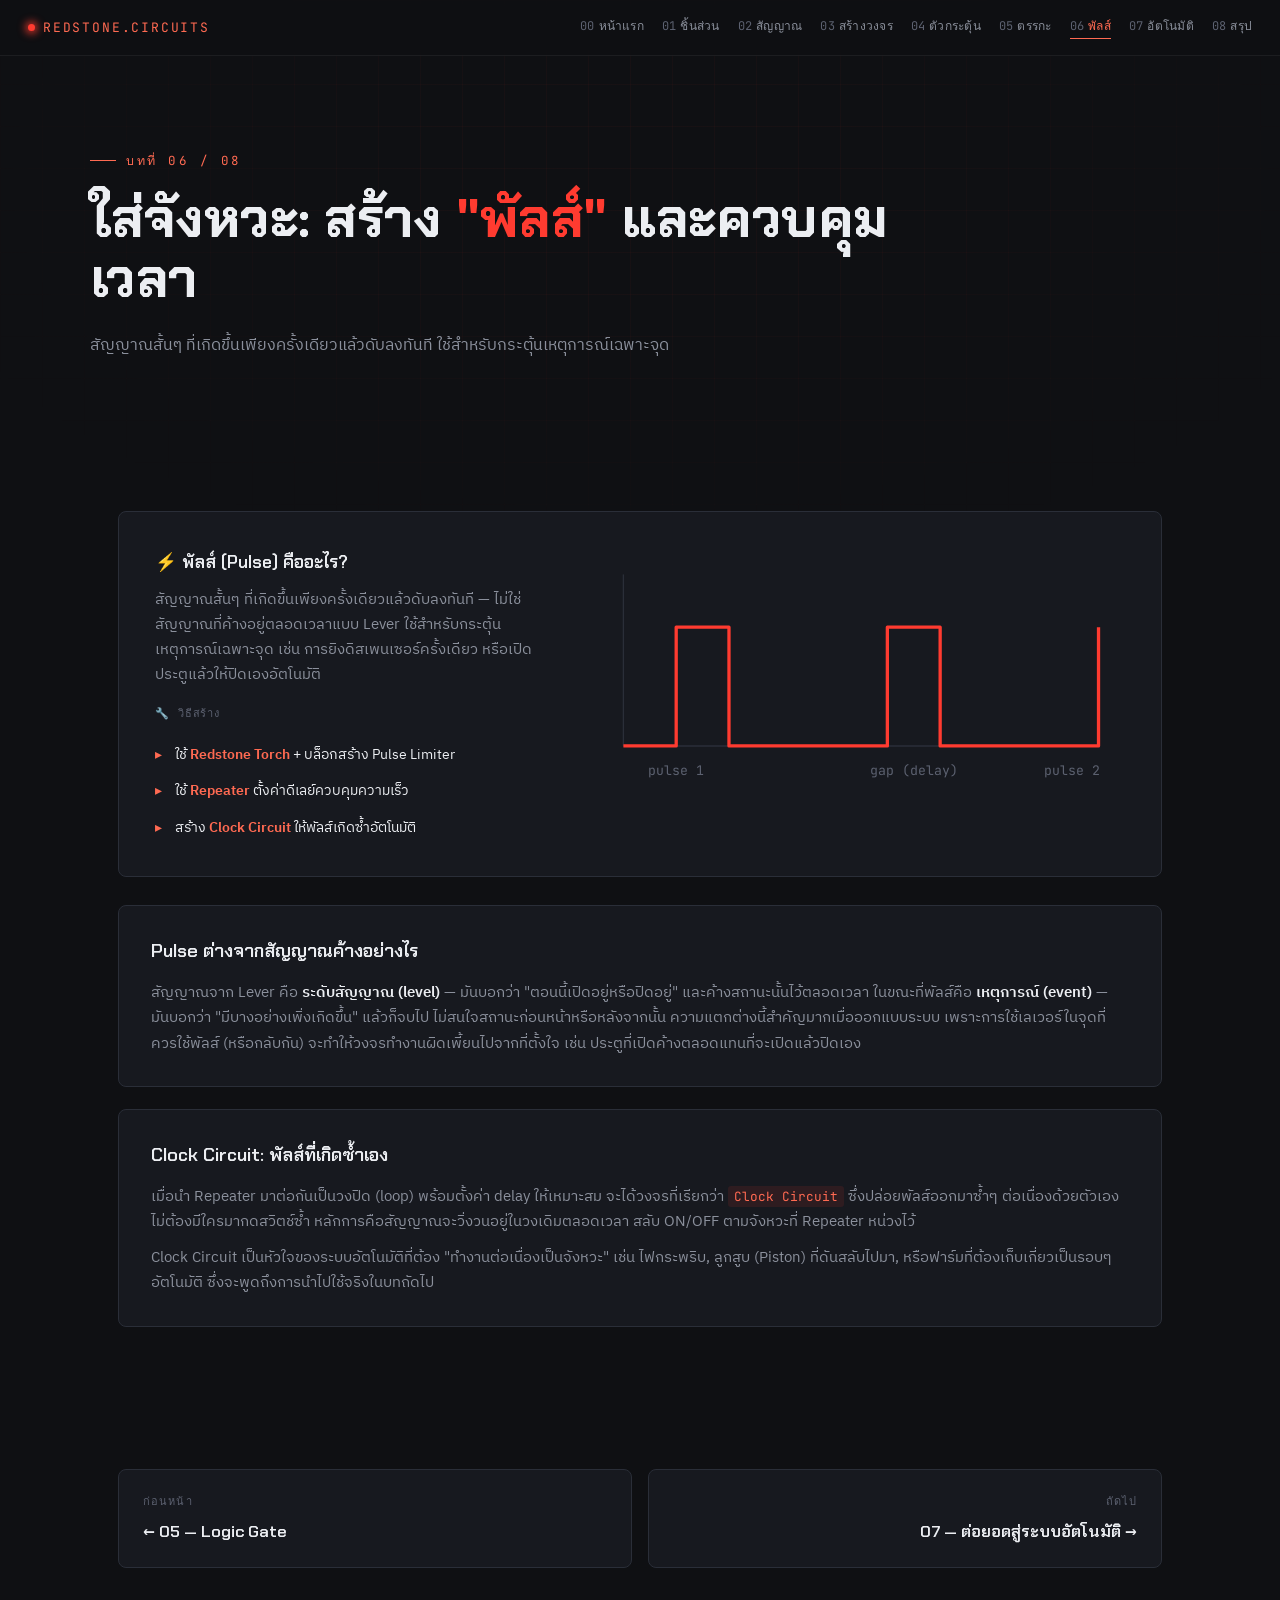
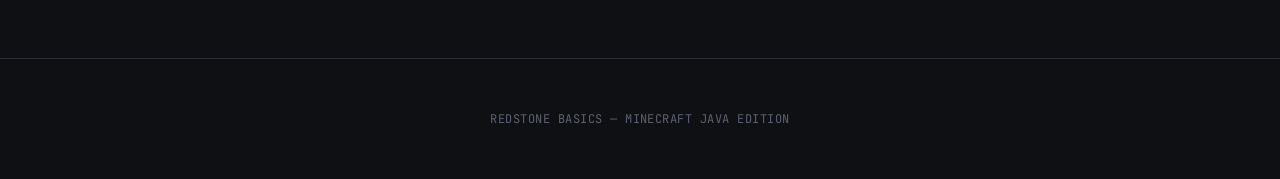
<file: 06-pulse.html>
<!DOCTYPE html>
<html lang="th">
<head>
<meta charset="UTF-8">
<meta name="viewport" content="width=device-width, initial-scale=1.0">
<title>06 พัลส์และจังหวะเวลา — Redstone Circuits</title>
<link rel="preconnect" href="https://fonts.googleapis.com">
<link rel="preconnect" href="https://fonts.gstatic.com" crossorigin>
<link href="https://fonts.googleapis.com/css2?family=Chakra+Petch:wght@400;500;600;700&family=IBM+Plex+Sans+Thai:wght@300;400;500;600;700&family=JetBrains+Mono:wght@400;500;600&display=swap" rel="stylesheet">
<link rel="stylesheet" href="style.css">
</head>
<body>

<div class="grid-bg"></div>

<nav>
  <a href="index.html" class="nav-mark"><span class="dot"></span>REDSTONE.CIRCUITS</a>
  <div class="nav-links">
    <a href="index.html"><span>00</span>หน้าแรก</a>
    <a href="01-components.html"><span>01</span>ชิ้นส่วน</a>
    <a href="02-signal.html"><span>02</span>สัญญาณ</a>
    <a href="03-build.html"><span>03</span>สร้างวงจร</a>
    <a href="04-triggers.html"><span>04</span>ตัวกระตุ้น</a>
    <a href="05-logic.html"><span>05</span>ตรรกะ</a>
    <a href="06-pulse.html" class="current"><span>06</span>พัลส์</a>
    <a href="07-automation.html"><span>07</span>อัตโนมัติ</a>
    <a href="08-summary.html"><span>08</span>สรุป</a>
  </div>
</nav>

<div class="page-head">
  <div class="page-head-inner">
    <div class="eyebrow">บทที่ 06 / 08</div>
    <h1 class="title">ใส่จังหวะ: สร้าง <span class="accent">"พัลส์"</span> และควบคุมเวลา</h1>
    <p class="hero-sub">สัญญาณสั้นๆ ที่เกิดขึ้นเพียงครั้งเดียวแล้วดับลงทันที ใช้สำหรับกระตุ้นเหตุการณ์เฉพาะจุด</p>
  </div>
</div>

<section>
  <div class="wrap">
    <div class="pulse-panel">
      <div class="pulse-info">
        <h4>⚡ พัลส์ (Pulse) คืออะไร?</h4>
        <p>สัญญาณสั้นๆ ที่เกิดขึ้นเพียงครั้งเดียวแล้วดับลงทันที — ไม่ใช่สัญญาณที่ค้างอยู่ตลอดเวลาแบบ Lever ใช้สำหรับกระตุ้นเหตุการณ์เฉพาะจุด เช่น การยิงดิสเพนเซอร์ครั้งเดียว หรือเปิดประตูแล้วให้ปิดเองอัตโนมัติ</p>
        <p style="margin-top:-4px; font-family:var(--mono); font-size:11px; color:var(--muted-2); text-transform:uppercase; letter-spacing:.08em;">🔧 วิธีสร้าง</p>
        <ul class="pulse-list">
          <li>ใช้ <b>Redstone Torch</b> + บล็อกสร้าง Pulse Limiter</li>
          <li>ใช้ <b>Repeater</b> ตั้งค่าดีเลย์ควบคุมความเร็ว</li>
          <li>สร้าง <b>Clock Circuit</b> ให้พัลส์เกิดซ้ำอัตโนมัติ</li>
        </ul>
      </div>
      <svg class="wave-svg" viewBox="0 0 400 180">
        <line x1="20" y1="150" x2="380" y2="150" stroke="#2a2e38" stroke-width="1"/>
        <line x1="20" y1="20" x2="20" y2="150" stroke="#2a2e38" stroke-width="1"/>
        <path d="M20,150 L20,150 L60,150 L60,60 L100,60 L100,150 L180,150 L180,150 L220,150 L220,60 L260,60 L260,150 L340,150 L340,150 L380,150 L380,60"
          fill="none" stroke="#ff3b30" stroke-width="2.5" stroke-linejoin="round"/>
        <text x="60" y="172" fill="#5c6170" font-family="JetBrains Mono" font-size="10" text-anchor="middle">pulse 1</text>
        <text x="240" y="172" fill="#5c6170" font-family="JetBrains Mono" font-size="10" text-anchor="middle">gap (delay)</text>
        <text x="360" y="172" fill="#5c6170" font-family="JetBrains Mono" font-size="10" text-anchor="middle">pulse 2</text>
      </svg>
    </div>

    <div class="explain-block" style="margin-top:28px;">
      <h3>Pulse ต่างจากสัญญาณค้างอย่างไร</h3>
      <p>สัญญาณจาก Lever คือ <b>ระดับสัญญาณ (level)</b> — มันบอกว่า "ตอนนี้เปิดอยู่หรือปิดอยู่" และค้างสถานะนั้นไว้ตลอดเวลา ในขณะที่พัลส์คือ <b>เหตุการณ์ (event)</b> — มันบอกว่า "มีบางอย่างเพิ่งเกิดขึ้น" แล้วก็จบไป ไม่สนใจสถานะก่อนหน้าหรือหลังจากนั้น ความแตกต่างนี้สำคัญมากเมื่อออกแบบระบบ เพราะการใช้เลเวอร์ในจุดที่ควรใช้พัลส์ (หรือกลับกัน) จะทำให้วงจรทำงานผิดเพี้ยนไปจากที่ตั้งใจ เช่น ประตูที่เปิดค้างตลอดแทนที่จะเปิดแล้วปิดเอง</p>
    </div>

    <div class="explain-block">
      <h3>Clock Circuit: พัลส์ที่เกิดซ้ำเอง</h3>
      <p>เมื่อนำ Repeater มาต่อกันเป็นวงปิด (loop) พร้อมตั้งค่า delay ให้เหมาะสม จะได้วงจรที่เรียกว่า <code>Clock Circuit</code> ซึ่งปล่อยพัลส์ออกมาซ้ำๆ ต่อเนื่องด้วยตัวเอง ไม่ต้องมีใครมากดสวิตช์ซ้ำ หลักการคือสัญญาณจะวิ่งวนอยู่ในวงเดิมตลอดเวลา สลับ ON/OFF ตามจังหวะที่ Repeater หน่วงไว้</p>
      <p>Clock Circuit เป็นหัวใจของระบบอัตโนมัติที่ต้อง "ทำงานต่อเนื่องเป็นจังหวะ" เช่น ไฟกระพริบ, ลูกสูบ (Piston) ที่ดันสลับไปมา, หรือฟาร์มที่ต้องเก็บเกี่ยวเป็นรอบๆ อัตโนมัติ ซึ่งจะพูดถึงการนำไปใช้จริงในบทถัดไป</p>
    </div>
  </div>
</section>

<div class="pagination">
  <a href="05-logic.html" class="page-link prev"><div class="pl-dir">ก่อนหน้า</div><div class="pl-title">05 — Logic Gate</div></a>
  <a href="07-automation.html" class="page-link next"><div class="pl-dir">ถัดไป</div><div class="pl-title">07 — ต่อยอดสู่ระบบอัตโนมัติ</div></a>
</div>

<footer>
  <p>REDSTONE BASICS — MINECRAFT JAVA EDITION</p>
</footer>

</body>
</html>
</file>
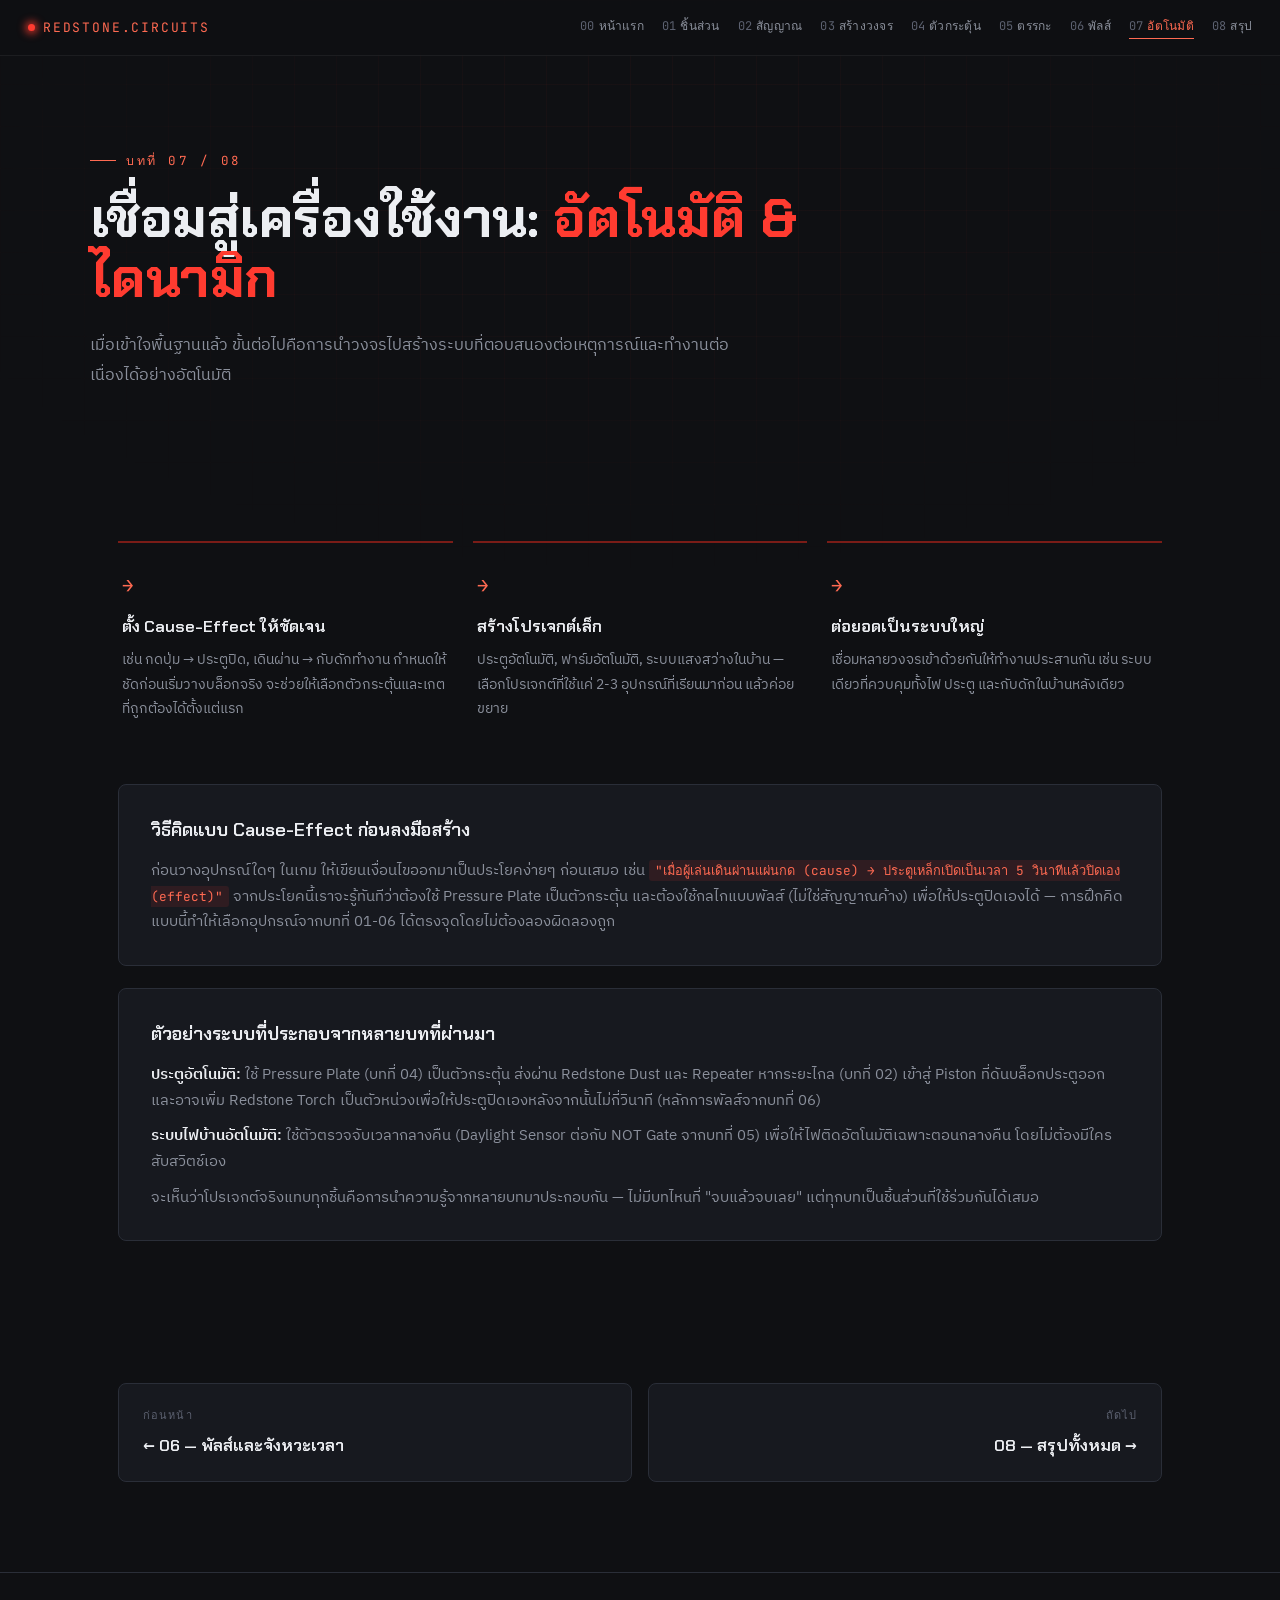
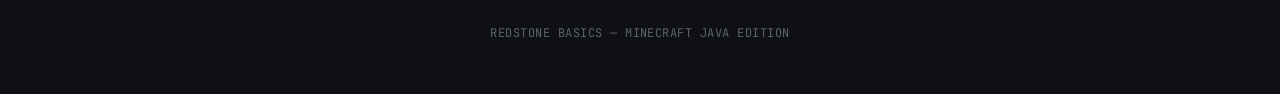
<file: 07-automation.html>
<!DOCTYPE html>
<html lang="th">
<head>
<meta charset="UTF-8">
<meta name="viewport" content="width=device-width, initial-scale=1.0">
<title>07 ต่อยอดสู่ระบบอัตโนมัติ — Redstone Circuits</title>
<link rel="preconnect" href="https://fonts.googleapis.com">
<link rel="preconnect" href="https://fonts.gstatic.com" crossorigin>
<link href="https://fonts.googleapis.com/css2?family=Chakra+Petch:wght@400;500;600;700&family=IBM+Plex+Sans+Thai:wght@300;400;500;600;700&family=JetBrains+Mono:wght@400;500;600&display=swap" rel="stylesheet">
<link rel="stylesheet" href="style.css">
</head>
<body>

<div class="grid-bg"></div>

<nav>
  <a href="index.html" class="nav-mark"><span class="dot"></span>REDSTONE.CIRCUITS</a>
  <div class="nav-links">
    <a href="index.html"><span>00</span>หน้าแรก</a>
    <a href="01-components.html"><span>01</span>ชิ้นส่วน</a>
    <a href="02-signal.html"><span>02</span>สัญญาณ</a>
    <a href="03-build.html"><span>03</span>สร้างวงจร</a>
    <a href="04-triggers.html"><span>04</span>ตัวกระตุ้น</a>
    <a href="05-logic.html"><span>05</span>ตรรกะ</a>
    <a href="06-pulse.html"><span>06</span>พัลส์</a>
    <a href="07-automation.html" class="current"><span>07</span>อัตโนมัติ</a>
    <a href="08-summary.html"><span>08</span>สรุป</a>
  </div>
</nav>

<div class="page-head">
  <div class="page-head-inner">
    <div class="eyebrow">บทที่ 07 / 08</div>
    <h1 class="title">เชื่อมสู่เครื่องใช้งาน: <span class="accent">อัตโนมัติ &amp; ไดนามิก</span></h1>
    <p class="hero-sub">เมื่อเข้าใจพื้นฐานแล้ว ขั้นต่อไปคือการนำวงจรไปสร้างระบบที่ตอบสนองต่อเหตุการณ์และทำงานต่อเนื่องได้อย่างอัตโนมัติ</p>
  </div>
</div>

<section>
  <div class="wrap">
    <div class="auto-grid">
      <div class="auto-card"><span class="arrow">→</span><h4>ตั้ง Cause-Effect ให้ชัดเจน</h4><p>เช่น กดปุ่ม → ประตูปิด, เดินผ่าน → กับดักทำงาน กำหนดให้ชัดก่อนเริ่มวางบล็อกจริง จะช่วยให้เลือกตัวกระตุ้นและเกตที่ถูกต้องได้ตั้งแต่แรก</p></div>
      <div class="auto-card"><span class="arrow">→</span><h4>สร้างโปรเจกต์เล็ก</h4><p>ประตูอัตโนมัติ, ฟาร์มอัตโนมัติ, ระบบแสงสว่างในบ้าน — เลือกโปรเจกต์ที่ใช้แค่ 2-3 อุปกรณ์ที่เรียนมาก่อน แล้วค่อยขยาย</p></div>
      <div class="auto-card"><span class="arrow">→</span><h4>ต่อยอดเป็นระบบใหญ่</h4><p>เชื่อมหลายวงจรเข้าด้วยกันให้ทำงานประสานกัน เช่น ระบบเดียวที่ควบคุมทั้งไฟ ประตู และกับดักในบ้านหลังเดียว</p></div>
    </div>

    <div class="explain-block" style="margin-top:36px;">
      <h3>วิธีคิดแบบ Cause-Effect ก่อนลงมือสร้าง</h3>
      <p>ก่อนวางอุปกรณ์ใดๆ ในเกม ให้เขียนเงื่อนไขออกมาเป็นประโยคง่ายๆ ก่อนเสมอ เช่น <code>"เมื่อผู้เล่นเดินผ่านแผ่นกด (cause) → ประตูเหล็กเปิดเป็นเวลา 5 วินาทีแล้วปิดเอง (effect)"</code> จากประโยคนี้เราจะรู้ทันทีว่าต้องใช้ Pressure Plate เป็นตัวกระตุ้น และต้องใช้กลไกแบบพัลส์ (ไม่ใช่สัญญาณค้าง) เพื่อให้ประตูปิดเองได้ — การฝึกคิดแบบนี้ทำให้เลือกอุปกรณ์จากบทที่ 01-06 ได้ตรงจุดโดยไม่ต้องลองผิดลองถูก</p>
    </div>

    <div class="explain-block">
      <h3>ตัวอย่างระบบที่ประกอบจากหลายบทที่ผ่านมา</h3>
      <p><b>ประตูอัตโนมัติ:</b> ใช้ Pressure Plate (บทที่ 04) เป็นตัวกระตุ้น ส่งผ่าน Redstone Dust และ Repeater หากระยะไกล (บทที่ 02) เข้าสู่ Piston ที่ดันบล็อกประตูออก และอาจเพิ่ม Redstone Torch เป็นตัวหน่วงเพื่อให้ประตูปิดเองหลังจากนั้นไม่กี่วินาที (หลักการพัลส์จากบทที่ 06)</p>
      <p><b>ระบบไฟบ้านอัตโนมัติ:</b> ใช้ตัวตรวจจับเวลากลางคืน (Daylight Sensor ต่อกับ NOT Gate จากบทที่ 05) เพื่อให้ไฟติดอัตโนมัติเฉพาะตอนกลางคืน โดยไม่ต้องมีใครสับสวิตช์เอง</p>
      <p>จะเห็นว่าโปรเจกต์จริงแทบทุกชิ้นคือการนำความรู้จากหลายบทมาประกอบกัน — ไม่มีบทไหนที่ "จบแล้วจบเลย" แต่ทุกบทเป็นชิ้นส่วนที่ใช้ร่วมกันได้เสมอ</p>
    </div>
  </div>
</section>

<div class="pagination">
  <a href="06-pulse.html" class="page-link prev"><div class="pl-dir">ก่อนหน้า</div><div class="pl-title">06 — พัลส์และจังหวะเวลา</div></a>
  <a href="08-summary.html" class="page-link next"><div class="pl-dir">ถัดไป</div><div class="pl-title">08 — สรุปทั้งหมด</div></a>
</div>

<footer>
  <p>REDSTONE BASICS — MINECRAFT JAVA EDITION</p>
</footer>

</body>
</html>
</file>
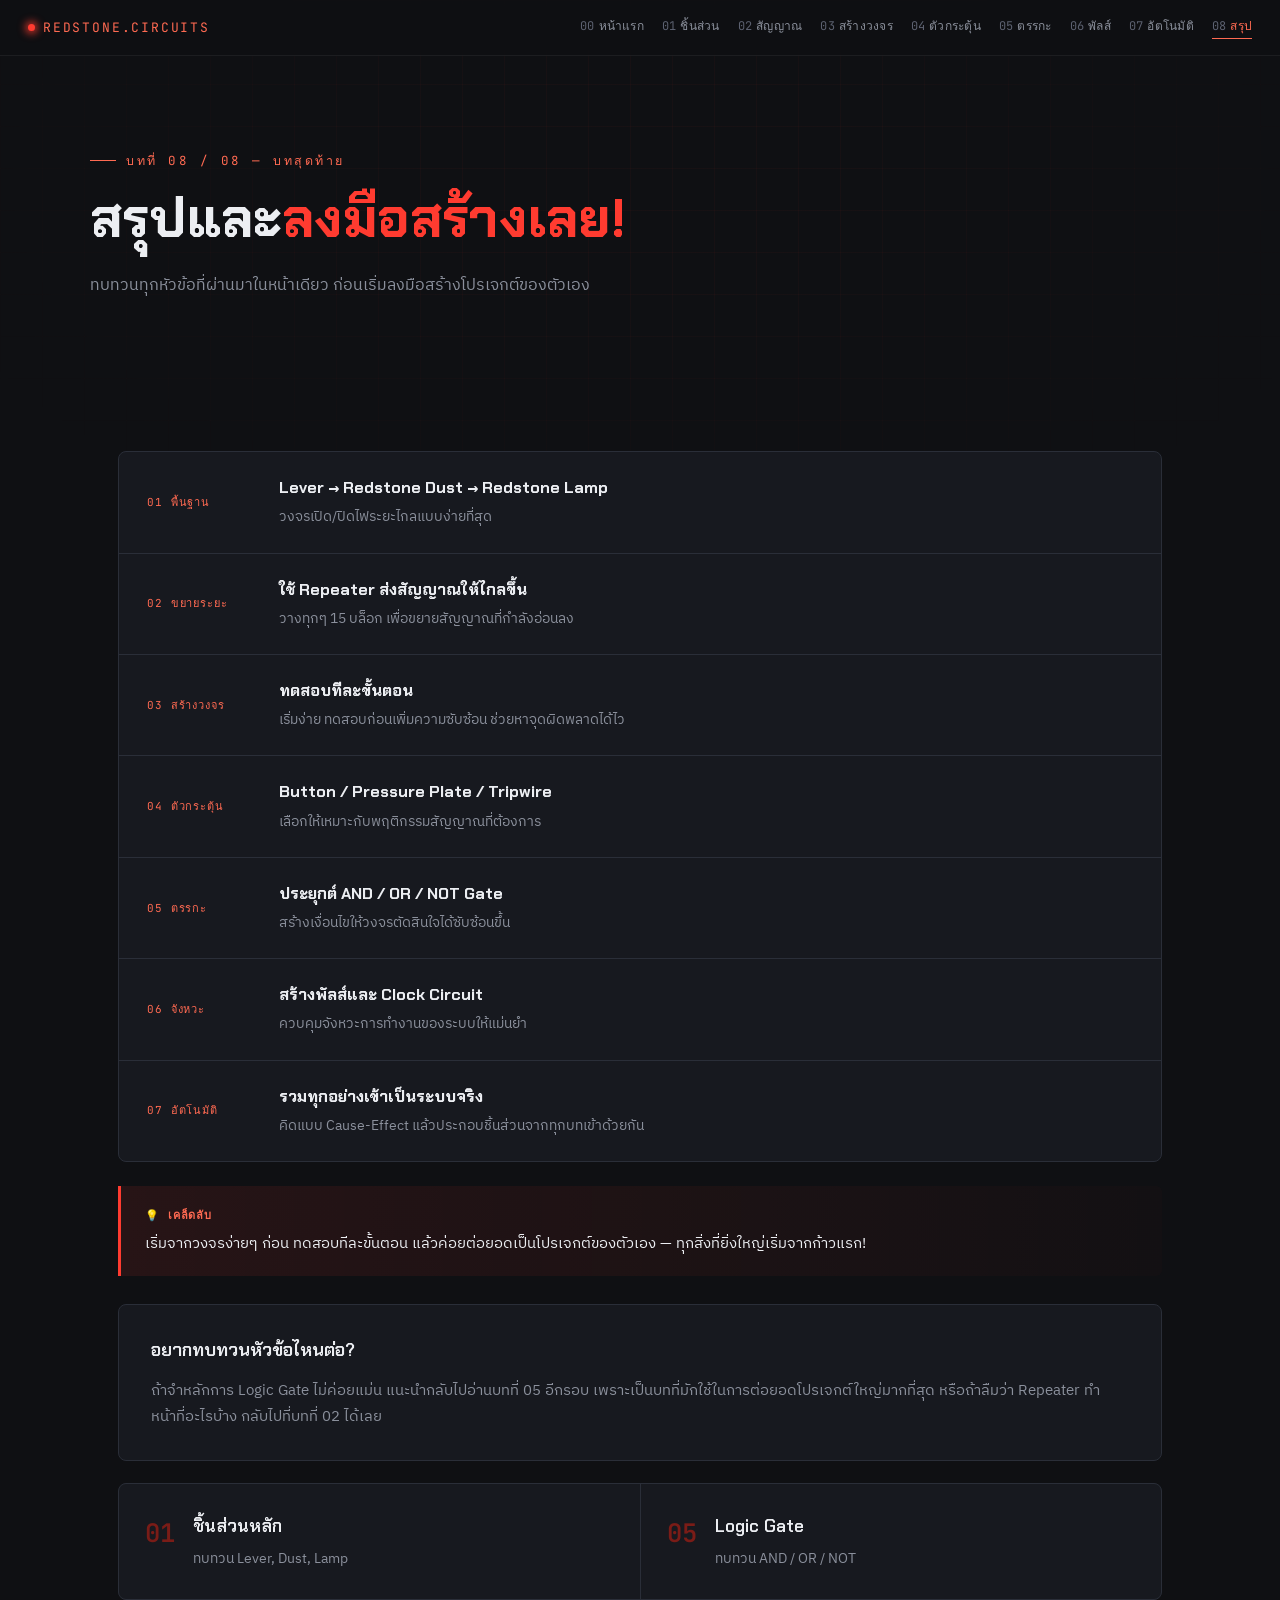
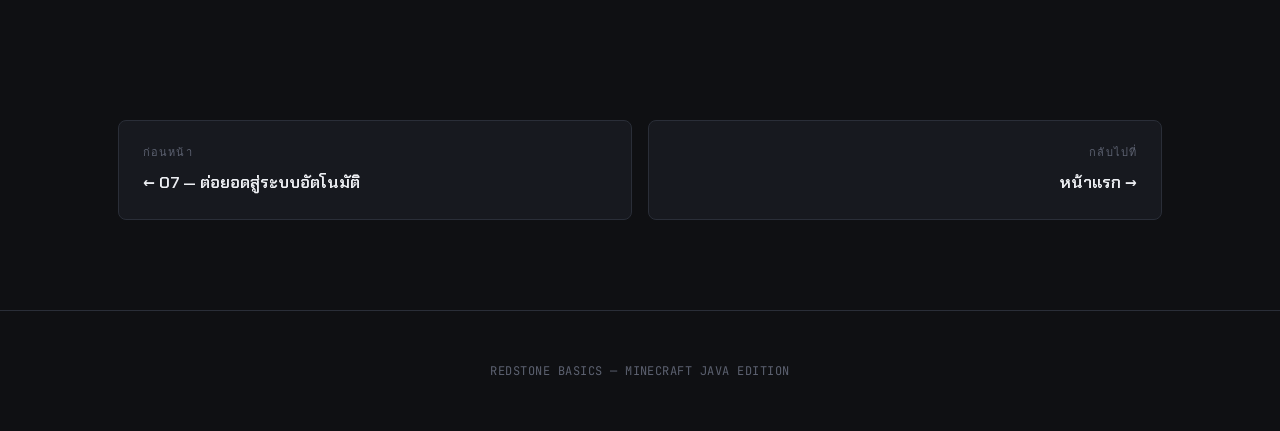
<file: 08-summary.html>
<!DOCTYPE html>
<html lang="th">
<head>
<meta charset="UTF-8">
<meta name="viewport" content="width=device-width, initial-scale=1.0">
<title>08 สรุป — Redstone Circuits</title>
<link rel="preconnect" href="https://fonts.googleapis.com">
<link rel="preconnect" href="https://fonts.gstatic.com" crossorigin>
<link href="https://fonts.googleapis.com/css2?family=Chakra+Petch:wght@400;500;600;700&family=IBM+Plex+Sans+Thai:wght@300;400;500;600;700&family=JetBrains+Mono:wght@400;500;600&display=swap" rel="stylesheet">
<link rel="stylesheet" href="style.css">
</head>
<body>

<div class="grid-bg"></div>

<nav>
  <a href="index.html" class="nav-mark"><span class="dot"></span>REDSTONE.CIRCUITS</a>
  <div class="nav-links">
    <a href="index.html"><span>00</span>หน้าแรก</a>
    <a href="01-components.html"><span>01</span>ชิ้นส่วน</a>
    <a href="02-signal.html"><span>02</span>สัญญาณ</a>
    <a href="03-build.html"><span>03</span>สร้างวงจร</a>
    <a href="04-triggers.html"><span>04</span>ตัวกระตุ้น</a>
    <a href="05-logic.html"><span>05</span>ตรรกะ</a>
    <a href="06-pulse.html"><span>06</span>พัลส์</a>
    <a href="07-automation.html"><span>07</span>อัตโนมัติ</a>
    <a href="08-summary.html" class="current"><span>08</span>สรุป</a>
  </div>
</nav>

<div class="page-head">
  <div class="page-head-inner">
    <div class="eyebrow">บทที่ 08 / 08 — บทสุดท้าย</div>
    <h1 class="title">สรุปและ<span class="accent">ลงมือสร้างเลย!</span></h1>
    <p class="hero-sub">ทบทวนทุกหัวข้อที่ผ่านมาในหน้าเดียว ก่อนเริ่มลงมือสร้างโปรเจกต์ของตัวเอง</p>
  </div>
</div>

<section>
  <div class="wrap">
    <div class="sum-panel">
      <div class="sum-row"><div class="sum-tag">01 พื้นฐาน</div><div class="sum-content"><b>Lever → Redstone Dust → Redstone Lamp</b><span>วงจรเปิด/ปิดไฟระยะไกลแบบง่ายที่สุด</span></div></div>
      <div class="sum-row"><div class="sum-tag">02 ขยายระยะ</div><div class="sum-content"><b>ใช้ Repeater ส่งสัญญาณให้ไกลขึ้น</b><span>วางทุกๆ 15 บล็อก เพื่อขยายสัญญาณที่กำลังอ่อนลง</span></div></div>
      <div class="sum-row"><div class="sum-tag">03 สร้างวงจร</div><div class="sum-content"><b>ทดสอบทีละขั้นตอน</b><span>เริ่มง่าย ทดสอบก่อนเพิ่มความซับซ้อน ช่วยหาจุดผิดพลาดได้ไว</span></div></div>
      <div class="sum-row"><div class="sum-tag">04 ตัวกระตุ้น</div><div class="sum-content"><b>Button / Pressure Plate / Tripwire</b><span>เลือกให้เหมาะกับพฤติกรรมสัญญาณที่ต้องการ</span></div></div>
      <div class="sum-row"><div class="sum-tag">05 ตรรกะ</div><div class="sum-content"><b>ประยุกต์ AND / OR / NOT Gate</b><span>สร้างเงื่อนไขให้วงจรตัดสินใจได้ซับซ้อนขึ้น</span></div></div>
      <div class="sum-row"><div class="sum-tag">06 จังหวะ</div><div class="sum-content"><b>สร้างพัลส์และ Clock Circuit</b><span>ควบคุมจังหวะการทำงานของระบบให้แม่นยำ</span></div></div>
      <div class="sum-row"><div class="sum-tag">07 อัตโนมัติ</div><div class="sum-content"><b>รวมทุกอย่างเข้าเป็นระบบจริง</b><span>คิดแบบ Cause-Effect แล้วประกอบชิ้นส่วนจากทุกบทเข้าด้วยกัน</span></div></div>
    </div>
    <div class="tip-box">
      <b>💡 เคล็ดลับ</b>
      <p>เริ่มจากวงจรง่ายๆ ก่อน ทดสอบทีละขั้นตอน แล้วค่อยต่อยอดเป็นโปรเจกต์ของตัวเอง — ทุกสิ่งที่ยิ่งใหญ่เริ่มจากก้าวแรก!</p>
    </div>

    <div class="explain-block" style="margin-top:28px;">
      <h3>อยากทบทวนหัวข้อไหนต่อ?</h3>
      <p>ถ้าจำหลักการ Logic Gate ไม่ค่อยแม่น แนะนำกลับไปอ่านบทที่ 05 อีกรอบ เพราะเป็นบทที่มักใช้ในการต่อยอดโปรเจกต์ใหญ่มากที่สุด หรือถ้าลืมว่า Repeater ทำหน้าที่อะไรบ้าง กลับไปที่บทที่ 02 ได้เลย</p>
    </div>

    <div class="toc-grid" style="margin-top:16px;">
      <a href="01-components.html" class="toc-card"><span class="toc-num">01</span><div><h4>ชิ้นส่วนหลัก</h4><p>ทบทวน Lever, Dust, Lamp</p></div></a>
      <a href="05-logic.html" class="toc-card"><span class="toc-num">05</span><div><h4>Logic Gate</h4><p>ทบทวน AND / OR / NOT</p></div></a>
    </div>
  </div>
</section>

<div class="pagination">
  <a href="07-automation.html" class="page-link prev"><div class="pl-dir">ก่อนหน้า</div><div class="pl-title">07 — ต่อยอดสู่ระบบอัตโนมัติ</div></a>
  <a href="index.html" class="page-link next"><div class="pl-dir">กลับไปที่</div><div class="pl-title">หน้าแรก</div></a>
</div>

<footer>
  <p>REDSTONE BASICS — MINECRAFT JAVA EDITION</p>
</footer>

</body>
</html>
</file>
<file: style.css>
:root{
  --bg: #0f1013;
  --panel: #17191f;
  --panel-2: #1d2027;
  --line: #2a2e38;
  --redstone: #ff3b30;
  --redstone-dim: #7a1c17;
  --redstone-glow: #ff6a52;
  --amber: #ffb84d;
  --text: #eceef2;
  --muted: #8b909c;
  --muted-2: #5c6170;
  --mono: 'JetBrains Mono', monospace;
  --display: 'Chakra Petch', 'IBM Plex Sans Thai', sans-serif;
  --body: 'IBM Plex Sans Thai', 'Chakra Petch', sans-serif;
}
*{box-sizing:border-box; margin:0; padding:0;}
html{scroll-behavior:smooth;}
body{
  background:var(--bg);
  color:var(--text);
  font-family:var(--body);
  line-height:1.7;
  overflow-x:hidden;
}
@media (prefers-reduced-motion: reduce){
  *{animation-duration:0.001ms !important; animation-iteration-count:1 !important; transition-duration:0.001ms !important; scroll-behavior:auto !important;}
}

.grid-bg{
  position:fixed; inset:0; z-index:0; pointer-events:none;
  background-image:
    linear-gradient(rgba(255,59,48,0.035) 1px, transparent 1px),
    linear-gradient(90deg, rgba(255,59,48,0.035) 1px, transparent 1px);
  background-size:42px 42px;
  mask-image: radial-gradient(ellipse 80% 60% at 50% 20%, black 20%, transparent 75%);
}

a{color:inherit;}
::selection{background:var(--redstone); color:#0f1013;}

.wrap{max-width:1100px; margin:0 auto; padding:0 28px; position:relative; z-index:1;}

/* NAV */
nav{
  position:fixed; top:0; left:0; right:0; z-index:50;
  display:flex; align-items:center; justify-content:space-between;
  padding:16px 28px;
  background:rgba(15,16,19,0.82);
  backdrop-filter:blur(10px);
  border-bottom:1px solid rgba(255,255,255,0.06);
}
.nav-mark{
  font-family:var(--mono); font-size:13px; letter-spacing:0.14em; color:var(--redstone-glow);
  display:flex; align-items:center; gap:8px; text-decoration:none; flex-shrink:0;
}
.nav-mark .dot{width:7px; height:7px; border-radius:50%; background:var(--redstone); box-shadow:0 0 8px 2px var(--redstone);}
.nav-links{display:flex; gap:18px; font-family:var(--mono); font-size:12px; color:var(--muted); letter-spacing:0.02em; overflow-x:auto; scrollbar-width:none;}
.nav-links::-webkit-scrollbar{display:none;}
.nav-links a{text-decoration:none; transition:color .2s; white-space:nowrap; padding-bottom:2px; border-bottom:1px solid transparent;}
.nav-links a:hover{color:var(--redstone-glow);}
.nav-links a.current{color:var(--redstone-glow); border-bottom-color:var(--redstone-glow);}
.nav-links span{color:var(--muted-2); margin-right:4px;}
@media (max-width:920px){.nav-links{display:none;}}

/* PAGE HEADER (for subpages, smaller than hero) */
.page-head{
  position:relative; padding:150px 28px 70px; overflow:hidden;
}
.page-head-inner{max-width:1100px; margin:0 auto; width:100%; position:relative; z-index:2;}
.eyebrow{
  font-family:var(--mono); font-size:12.5px; letter-spacing:0.2em; color:var(--redstone-glow);
  text-transform:uppercase; margin-bottom:18px; display:flex; align-items:center; gap:10px;
}
.eyebrow::before{content:''; width:26px; height:1px; background:var(--redstone-glow);}
h1.title{
  font-family:var(--display); font-weight:700;
  font-size:clamp(2rem, 5vw, 3.4rem);
  line-height:1.1; letter-spacing:-0.01em;
  max-width:820px;
}
h1.title .accent{color:var(--redstone);}
.hero-sub{
  margin-top:22px; max-width:640px; color:var(--muted); font-size:1.02rem; line-height:1.85;
}

/* HERO (index page only) */
header.hero{
  position:relative; min-height:100svh; display:flex; flex-direction:column; justify-content:center;
  padding:120px 28px 80px;
  overflow:hidden;
}
.hero-inner{max-width:1100px; margin:0 auto; width:100%; position:relative; z-index:2;}
h1.title.big{font-size:clamp(2.4rem, 6.4vw, 5rem);}
.hero-cta{display:flex; gap:14px; margin-top:40px; flex-wrap:wrap;}
.btn{
  font-family:var(--mono); font-size:13px; letter-spacing:0.04em;
  padding:13px 22px; border-radius:3px; text-decoration:none; cursor:pointer;
  transition:all .25s; display:inline-flex; align-items:center; gap:8px; border:1px solid transparent;
}
.btn-solid{background:var(--redstone); color:#160303; font-weight:600;}
.btn-solid:hover{background:var(--redstone-glow); box-shadow:0 0 24px -4px var(--redstone);}
.btn-ghost{border-color:var(--line); color:var(--muted);}
.btn-ghost:hover{border-color:var(--redstone-dim); color:var(--text);}

.hero-wire{
  position:absolute; left:0; right:0; bottom:0; height:46%; z-index:1;
  opacity:0.9;
}
.hero-wire svg{width:100%; height:100%; display:block;}
.wire-path{fill:none; stroke:var(--line); stroke-width:2;}
.pulse-dot{filter:drop-shadow(0 0 6px var(--redstone));}

/* TOC grid (index page) */
.toc-grid{display:grid; grid-template-columns:repeat(2,1fr); gap:1px; background:var(--line); border:1px solid var(--line); border-radius:8px; overflow:hidden; margin-top:10px;}
@media (max-width:720px){.toc-grid{grid-template-columns:1fr;}}
.toc-card{
  background:var(--panel); padding:28px 26px; text-decoration:none; display:flex; gap:18px; align-items:flex-start;
  transition:background .2s;
}
.toc-card:hover{background:var(--panel-2);}
.toc-num{font-family:var(--mono); font-size:1.6rem; color:var(--redstone-dim); font-weight:600; flex-shrink:0; transition:color .2s;}
.toc-card:hover .toc-num{color:var(--redstone-glow);}
.toc-card h4{font-family:var(--display); font-size:1.1rem; margin-bottom:6px; font-weight:600;}
.toc-card p{color:var(--muted); font-size:0.88rem;}

/* SECTION shared */
section{position:relative; z-index:1; padding:80px 0 100px;}
.sec-head{max-width:680px; margin-bottom:56px;}
.sec-num{font-family:var(--mono); font-size:12px; color:var(--redstone-glow); letter-spacing:0.18em; margin-bottom:14px; display:block;}
h2{
  font-family:var(--display); font-weight:600; font-size:clamp(1.7rem,3.6vw,2.6rem);
  letter-spacing:-0.01em; margin-bottom:14px;
}
.sec-desc{color:var(--muted); font-size:1rem; max-width:620px;}

/* Goal cards */
.goal-grid{display:grid; grid-template-columns:repeat(3,1fr); gap:1px; background:var(--line); border:1px solid var(--line); border-radius:6px; overflow:hidden;}
.goal-card{background:var(--panel); padding:32px 26px;}
.goal-card .icn{font-family:var(--mono); font-size:11px; color:var(--redstone-glow); letter-spacing:0.1em; margin-bottom:14px; text-transform:uppercase;}
.goal-card h4{font-family:var(--display); font-size:1.15rem; margin-bottom:8px; font-weight:600;}
.goal-card p{color:var(--muted); font-size:0.92rem;}
@media (max-width:760px){.goal-grid{grid-template-columns:1fr;}}

/* component cards with svg icons */
.comp-grid{display:grid; grid-template-columns:repeat(3,1fr); gap:20px;}
.comp-card{
  background:var(--panel); border:1px solid var(--line); border-radius:8px; padding:30px 26px;
  transition:border-color .25s, transform .25s;
}
.comp-card:hover{border-color:var(--redstone-dim); transform:translateY(-3px);}
.comp-icon{width:56px; height:56px; margin-bottom:20px;}
.comp-card h4{font-family:var(--display); font-size:1.2rem; margin-bottom:10px; font-weight:600;}
.comp-card p{color:var(--muted); font-size:0.92rem;}
@media (max-width:760px){.comp-grid{grid-template-columns:1fr;}}

/* signal decay demo */
.demo-panel{
  background:var(--panel); border:1px solid var(--line); border-radius:8px; padding:38px 34px;
}
.demo-toggle{display:flex; gap:10px; margin-bottom:30px; flex-wrap:wrap; align-items:center;}
.toggle-btn{
  font-family:var(--mono); font-size:12.5px; padding:10px 18px; border-radius:20px;
  border:1px solid var(--line); color:var(--muted); background:transparent; cursor:pointer; transition:all .2s;
}
.toggle-btn.active{border-color:var(--redstone); color:var(--redstone-glow); background:rgba(255,59,48,0.08);}
.demo-svg-wrap{width:100%; overflow-x:auto;}
.demo-svg-wrap svg{width:100%; min-width:640px; height:auto; display:block;}
.demo-legend{display:flex; gap:28px; margin-top:22px; flex-wrap:wrap; font-family:var(--mono); font-size:12px; color:var(--muted);}
.demo-legend .lg-item{display:flex; align-items:center; gap:8px;}
.swatch{width:10px; height:10px; border-radius:50%;}

.callout-row{display:grid; grid-template-columns:1fr 1fr; gap:20px; margin-top:26px;}
@media (max-width:640px){.callout-row{grid-template-columns:1fr;}}
.callout{border-radius:6px; padding:18px 20px; font-size:0.9rem; border:1px solid var(--line);}
.callout.warn{background:rgba(255,59,48,0.06); border-color:rgba(255,59,48,0.25);}
.callout.ok{background:rgba(93,214,148,0.06); border-color:rgba(93,214,148,0.25);}
.callout b{display:block; font-family:var(--mono); font-size:11.5px; letter-spacing:0.06em; margin-bottom:6px; text-transform:uppercase;}
.callout.warn b{color:var(--redstone-glow);}
.callout.ok b{color:#5dd694;}

/* process steps */
.steps-row{display:flex; align-items:center; justify-content:center; gap:0; margin:50px 0 34px; flex-wrap:wrap;}
.step-circle{
  width:120px; height:120px; border-radius:50%; border:2px solid var(--redstone-dim);
  display:flex; align-items:center; justify-content:center; background:var(--panel);
  position:relative; flex-shrink:0;
}
.step-circle svg{width:40px; height:40px;}
.step-connector{width:44px; height:2px; background:repeating-linear-gradient(90deg, var(--redstone-dim) 0 6px, transparent 6px 12px); flex-shrink:0;}
@media (max-width:640px){.step-connector{width:2px; height:36px; background:repeating-linear-gradient(180deg, var(--redstone-dim) 0 6px, transparent 6px 12px);} .steps-row{flex-direction:column;}}
.step-label{text-align:center; font-family:var(--mono); font-size:12.5px; color:var(--muted); margin-top:12px;}
.step-wrap{display:flex; flex-direction:column; align-items:center;}

/* trigger cards */
.trig-list{display:flex; flex-direction:column; gap:1px; background:var(--line); border:1px solid var(--line); border-radius:8px; overflow:hidden;}
.trig-item{background:var(--panel); padding:24px 28px; display:flex; gap:20px; align-items:flex-start;}
.trig-item .t-icon{width:34px; height:34px; flex-shrink:0; margin-top:2px;}
.trig-item h4{font-family:var(--display); font-size:1.05rem; margin-bottom:4px; font-weight:600;}
.trig-item p{color:var(--muted); font-size:0.9rem;}

/* logic gates */
.gate-grid{display:grid; grid-template-columns:repeat(3,1fr); gap:20px;}
@media (max-width:820px){.gate-grid{grid-template-columns:1fr;}}
.gate-card{background:var(--panel); border:1px solid var(--line); border-radius:8px; padding:26px; text-align:center;}
.gate-card svg{width:100%; max-width:180px; height:auto; margin:8px auto 18px;}
.gate-card h4{font-family:var(--mono); font-size:1rem; color:var(--redstone-glow); margin-bottom:6px; letter-spacing:0.05em;}
.gate-card .rule{color:var(--muted); font-size:0.88rem; margin-bottom:16px;}
.truth-table{width:100%; border-collapse:collapse; font-family:var(--mono); font-size:12px; text-align:center;}
.truth-table th, .truth-table td{border:1px solid var(--line); padding:6px 4px; color:var(--muted);}
.truth-table th{color:var(--muted-2); font-weight:500;}
.truth-table td.on{color:var(--amber); font-weight:600;}
.gate-note{margin-top:16px; padding-top:16px; border-top:1px solid var(--line); font-size:0.84rem; color:var(--muted); text-align:left;}
.gate-note b{color:var(--text); font-weight:600;}

/* extra explanation blocks for logic page */
.explain-block{background:var(--panel); border:1px solid var(--line); border-radius:8px; padding:30px 32px; margin-bottom:22px;}
.explain-block h3{font-family:var(--display); font-size:1.15rem; margin-bottom:12px; font-weight:600; color:var(--text);}
.explain-block p{color:var(--muted); font-size:0.94rem; margin-bottom:10px;}
.explain-block p:last-child{margin-bottom:0;}
.explain-block b{color:var(--text); font-weight:600;}
.explain-block code{font-family:var(--mono); font-size:0.85em; background:rgba(255,59,48,0.1); color:var(--redstone-glow); padding:2px 6px; border-radius:3px;}

/* pulse waveform */
.pulse-panel{background:var(--panel); border:1px solid var(--line); border-radius:8px; padding:36px; display:grid; grid-template-columns:1fr 1.3fr; gap:36px;}
@media (max-width:820px){.pulse-panel{grid-template-columns:1fr;}}
.pulse-info h4{font-family:var(--display); font-size:1.1rem; margin-bottom:10px; font-weight:600;}
.pulse-info p{color:var(--muted); font-size:0.92rem; margin-bottom:20px;}
.pulse-list{list-style:none; display:flex; flex-direction:column; gap:12px;}
.pulse-list li{font-size:0.9rem; color:var(--text); padding-left:20px; position:relative;}
.pulse-list li::before{content:'▸'; color:var(--redstone-glow); position:absolute; left:0;}
.pulse-list b{color:var(--redstone-glow); font-weight:600;}
.wave-svg{width:100%; height:auto;}

/* automation */
.auto-grid{display:grid; grid-template-columns:repeat(3,1fr); gap:20px;}
@media (max-width:760px){.auto-grid{grid-template-columns:1fr;}}
.auto-card{padding:26px 4px; border-top:2px solid var(--redstone-dim);}
.auto-card .arrow{font-family:var(--mono); color:var(--redstone-glow); font-size:1.2rem; margin-bottom:10px; display:block;}
.auto-card h4{font-family:var(--display); font-size:1.05rem; margin-bottom:8px; font-weight:600;}
.auto-card p{color:var(--muted); font-size:0.9rem;}

/* summary */
.sum-panel{background:var(--panel); border:1px solid var(--line); border-radius:8px; overflow:hidden;}
.sum-row{display:flex; align-items:center; gap:22px; padding:22px 28px; border-bottom:1px solid var(--line);}
.sum-row:last-of-type{border-bottom:none;}
.sum-tag{font-family:var(--mono); font-size:11px; color:var(--redstone-glow); letter-spacing:0.08em; width:110px; flex-shrink:0; text-transform:uppercase;}
.sum-content b{font-family:var(--display); display:block; font-size:1rem; margin-bottom:2px;}
.sum-content span{color:var(--muted); font-size:0.88rem;}
.tip-box{margin-top:24px; background:linear-gradient(90deg, rgba(255,59,48,0.1), rgba(255,59,48,0.02)); border-left:3px solid var(--redstone); padding:20px 24px; border-radius:0 6px 6px 0;}
.tip-box b{font-family:var(--mono); font-size:11px; letter-spacing:0.08em; color:var(--redstone-glow); text-transform:uppercase; display:block; margin-bottom:6px;}
.tip-box p{font-size:0.94rem; color:var(--text);}

/* pagination (prev/next between pages) */
.pagination{
  display:flex; justify-content:space-between; align-items:stretch; gap:16px;
  max-width:1100px; margin:20px auto 0; padding:0 28px 90px; position:relative; z-index:1; flex-wrap:wrap;
}
.page-link{
  flex:1; min-width:220px; text-decoration:none; background:var(--panel); border:1px solid var(--line);
  border-radius:8px; padding:22px 24px; transition:border-color .2s, transform .2s;
}
.page-link:hover{border-color:var(--redstone-dim); transform:translateY(-2px);}
.page-link.next{text-align:right;}
.page-link .pl-dir{font-family:var(--mono); font-size:11px; color:var(--muted-2); letter-spacing:0.1em; text-transform:uppercase; margin-bottom:6px;}
.page-link .pl-title{font-family:var(--display); font-size:1.05rem; font-weight:600; color:var(--text);}
.page-link.next .pl-title::after{content:' →';}
.page-link.prev .pl-title::before{content:'← ';}

footer{padding:50px 28px 50px; text-align:center; border-top:1px solid var(--line); position:relative; z-index:1;}
footer p{font-family:var(--mono); font-size:12px; color:var(--muted-2); letter-spacing:0.04em;}
</file>
